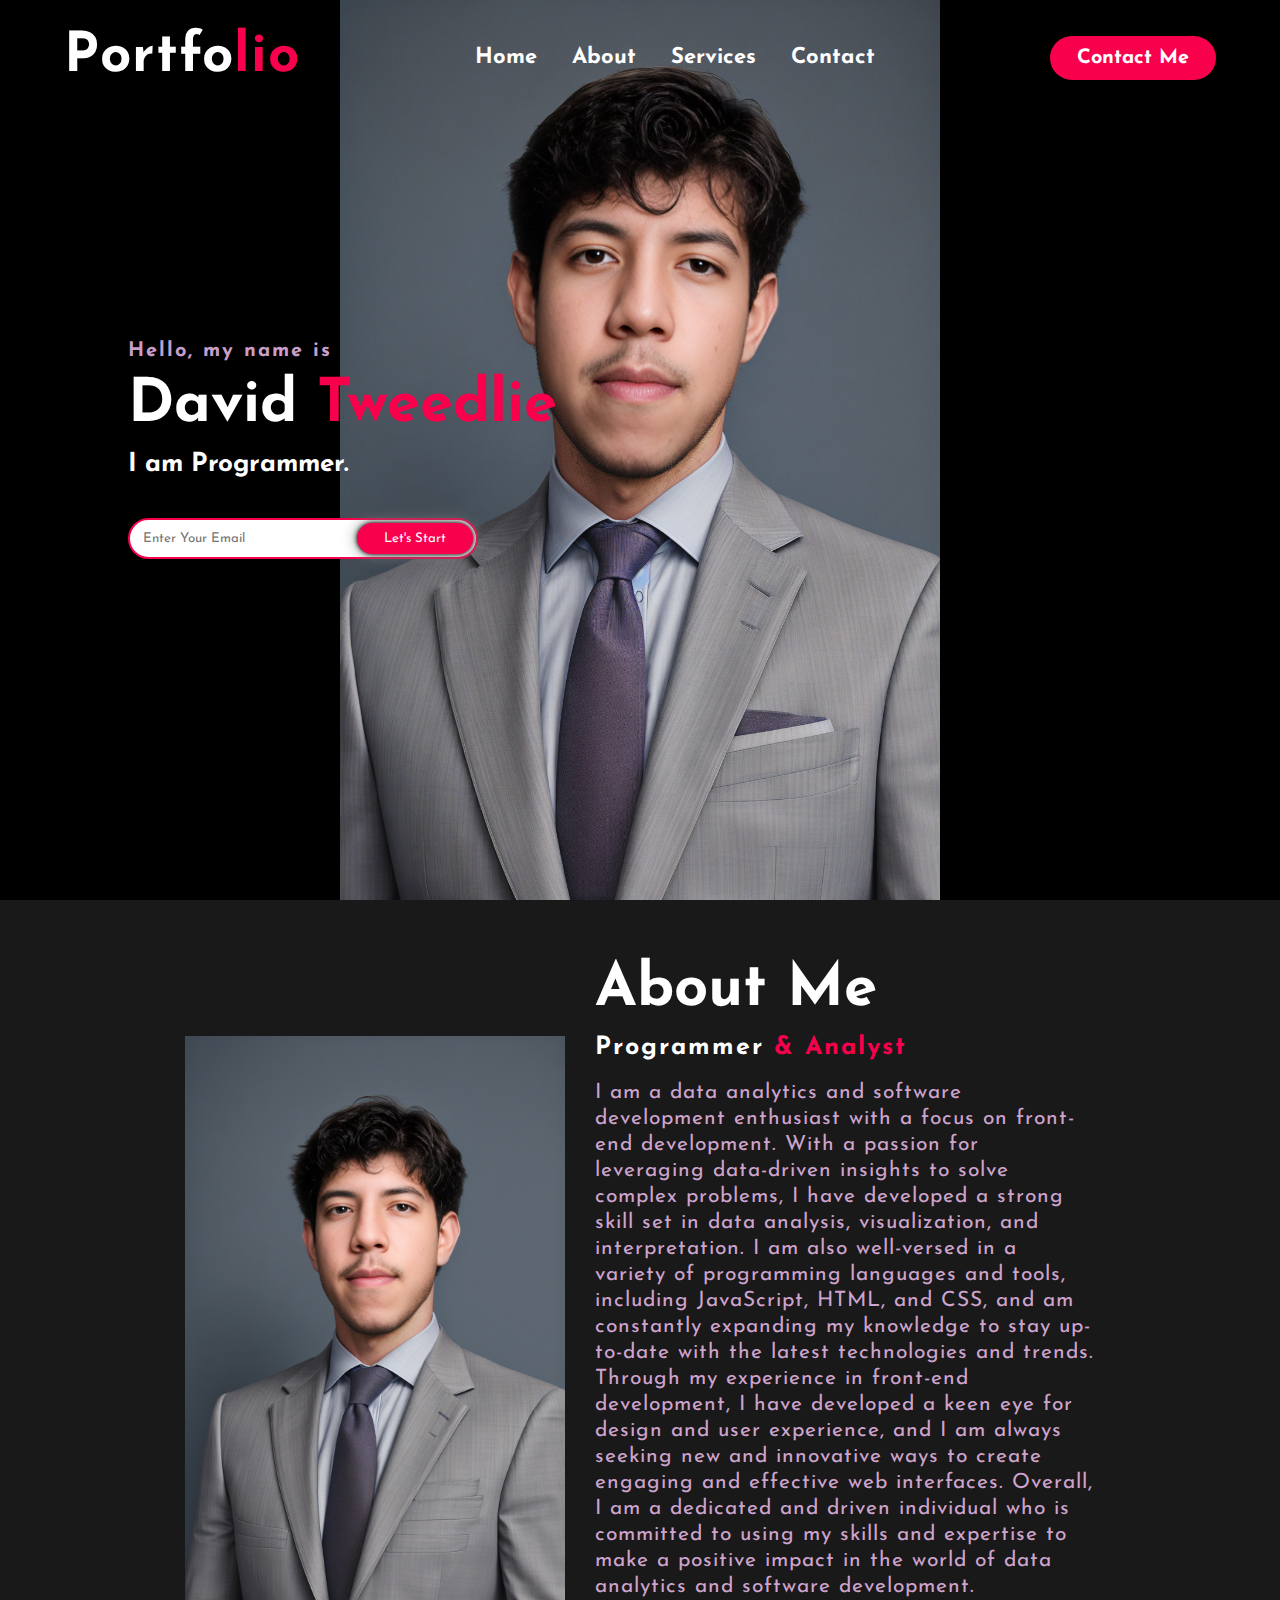
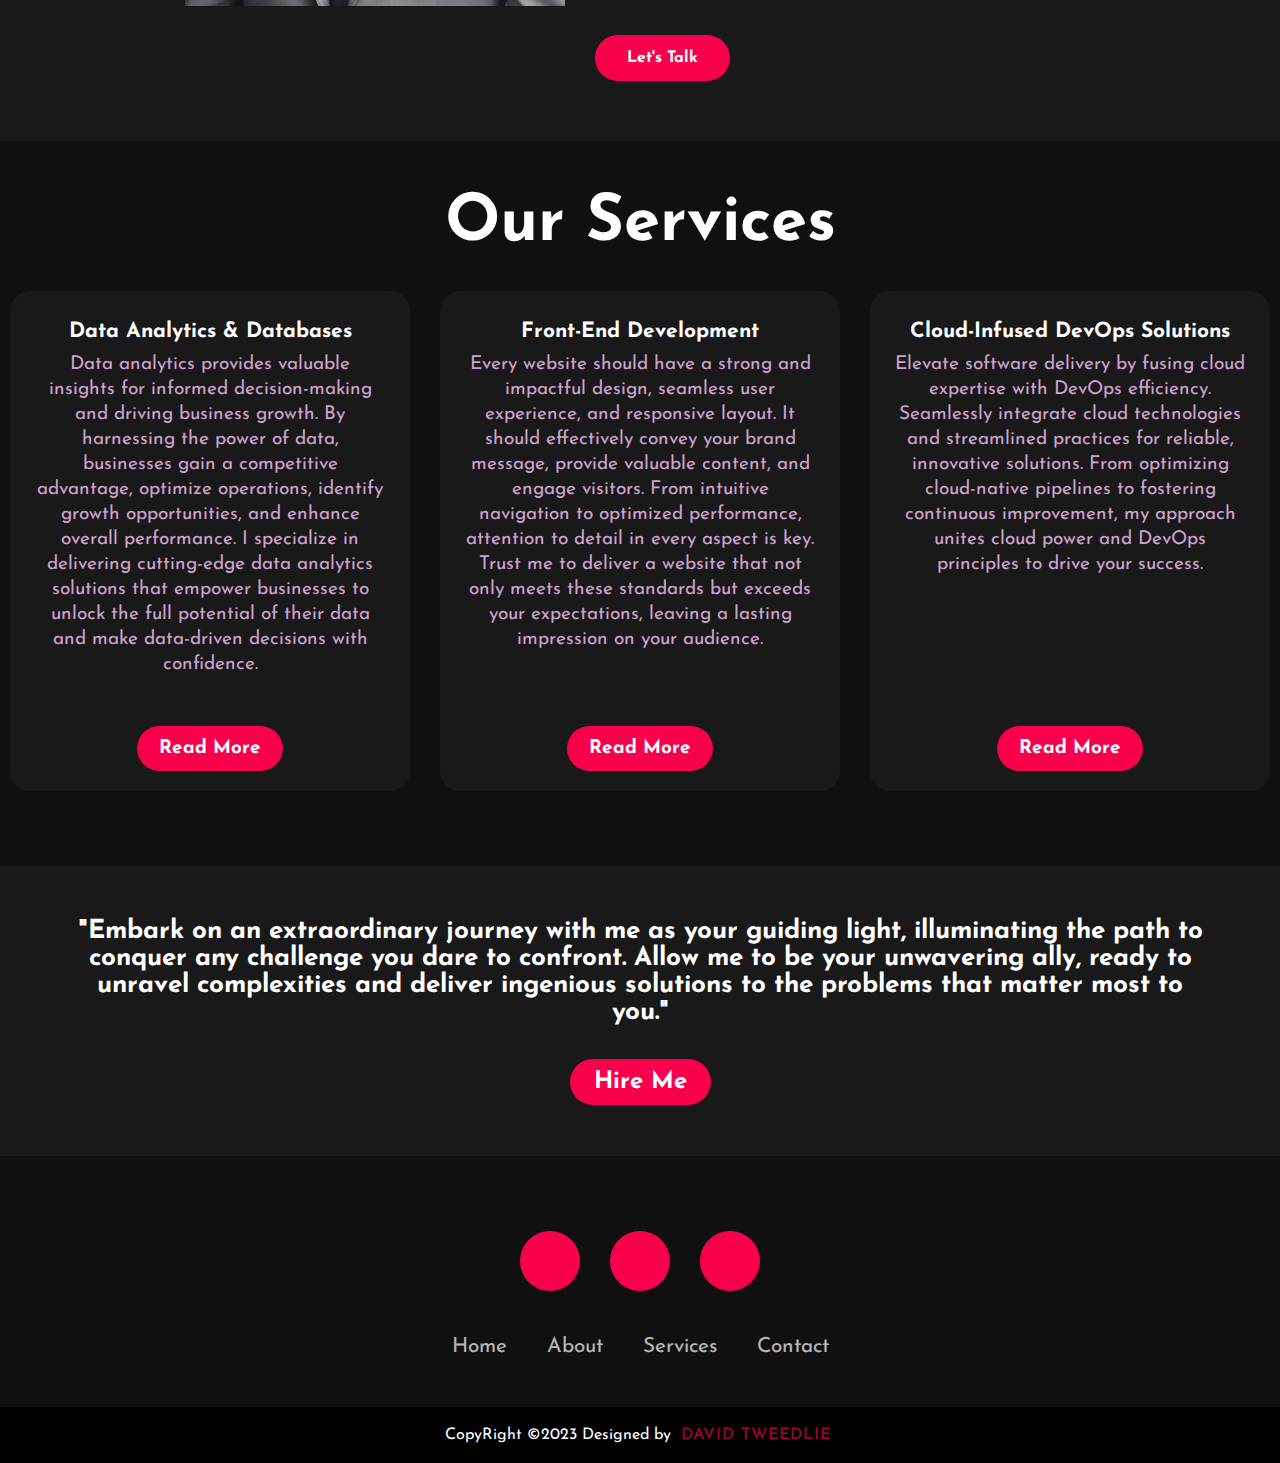
<file: index.html>
<!DOCTYPE html>
<html lang="en">
  <head>
    <meta charset="UTF-8" />
    <meta http-equiv="X-UA-Compatible" content="IE=edge" />
    <meta name="viewport" content="width=device-width, initial-scale=1.0" />
    <title>David Tweedlie's Portfolio</title>

    <link rel="stylesheet" href="style.css" />
    <link
      rel="stylesheet"
      href="CSS Style Sheets/Official Home Page/smaller-phone.css"
    />
    <link
      rel="stylesheet"
      href="CSS Style Sheets/Official Home Page/Small-Phones.css"
    />
    <link
      rel="stylesheet"
      320ds
      href="CSS Style Sheets/Official Home Page/Large-Phones.css"
    />
    <link
      rel="stylesheet"
      href="CSS Style Sheets/Official Home Page/Smaller-tab.css"
    />
    <link
      rel="stylesheet"
      href="CSS Style Sheets/Official Home Page/Small-Tablets.css"
    />
    <link
      rel="stylesheet"
      href="CSS Style Sheets/Official Home Page/13in-laptop.css"
    />
    <link
      rel="stylesheet"
      href="CSS Style Sheets/Official Home Page/24in-laptop.css"
    />
    <link
      rel="stylesheet"
      href="CSS Style Sheets/Official Home Page/18in-laptop.css"
    />

    <link rel="preconnect" href="https://fonts.googleapis.com" />
    <link rel="preconnect" href="https://fonts.gstatic.com" crossorigin />
    <link
      href="https://fonts.googleapis.com/css2?family=Josefin+Sans&display=swap"
      rel="stylesheet"
    />

    <link
      rel="stylesheet"
      href="https://cdnjs.cloudflare.com/ajax/libs/font-awesome/6.3.0/css/all.min.css"
      integrity="sha512-SzlrxWUlpfuzQ+pcUCosxcglQRNAq/DZjVsC0lE40xsADsfeQoEypE+enwcOiGjk/bSuGGKHEyjSoQ1zVisanQ=="
      crossorigin="anonymous"
      referrerpolicy="no-referrer"
    />
  </head>
  <!-- Everywhere that has # needs a url link -->

  <body>
    <!-- hero section start-->
    <div class="hero" style="background-image: url(images/Pro_headshot2.png)">
      <!--start of nav menu -->

      <nav>
        <h2 class="logo">Portfo<span>lio</span></h2>
        <ul>
          <li><a href="index.html">Home</a></li>
          <li><a href="index.html#about-us">About</a></li>
          <li><a href="index.html#Services">Services</a></li>
          <li><a href="mailto:dtweedli@gmu.edu">Contact</a></li>
        </ul>
        <a href="mailto:dtweedli@gmu.edu" class="btn">Contact Me</a>
      </nav>

      <!--start of intro section-->

      <div class="content">
        <h4>Hello, my name is</h4>
        <h1>David <span>Tweedlie</span></h1>
        <h3>I am Programmer.</h3>
        <div class="newslatter">
          <form
            action="mailto:dtweedli@gmu.edu"
            method="post"
            enctype="text/plain"
          >
            <input
              type="email"
              name="email"
              id="mail"
              placeholder="Enter Your Email"
            />
            <input
              class="fix"
              type="submit"
              name="submit"
              value="Let's Start"
            />
          </form>
        </div>
      </div>
    </div>

    <!-- About section start-->
    <section id="about-us" class="about">
      <div class="main">
        <img src="images/pro_headshot5.png" />
        <div class="about-text">
          <h2>About Me</h2>
          <h5>Programmer <span>& Analyst</span></h5>
          <p>
            I am a data analytics and software development enthusiast with a
            focus on front-end development. With a passion for leveraging
            data-driven insights to solve complex problems, I have developed a
            strong skill set in data analysis, visualization, and
            interpretation. I am also well-versed in a variety of programming
            languages and tools, including JavaScript, HTML, and CSS, and am
            constantly expanding my knowledge to stay up-to-date with the latest
            technologies and trends. Through my experience in front-end
            development, I have developed a keen eye for design and user
            experience, and I am always seeking new and innovative ways to
            create engaging and effective web interfaces. Overall, I am a
            dedicated and driven individual who is committed to using my skills
            and expertise to make a positive impact in the world of data
            analytics and software development.
          </p>
          <a href="mailto:dtweedli@gmu.edu" class="press" role="button"
            >Let's Talk</a
          >
        </div>
      </div>
    </section>

    <!-- Service Section Start Here  -->
    <div id="Services" class="service">
      <div class="title">
        <h2>Our Services</h2>
      </div>

      <div class="box">
        <div class="card">
          <i class="fas fa-bars"></i>
          <h5>Data Analytics & Databases</h5>
          <div class="pra">
            <p>
              Data analytics provides valuable insights for informed
              decision-making and driving business growth. By harnessing the
              power of data, businesses gain a competitive advantage, optimize
              operations, identify growth opportunities, and enhance overall
              performance. I specialize in delivering cutting-edge data
              analytics solutions that empower businesses to unlock the full
              potential of their data and make data-driven decisions with
              confidence.
            </p>
            <p style="text-align: center">
              <a class="button" href="data_analytics.html">Read More</a>
            </p>
          </div>
        </div>

        <div class="card">
          <i class="fas fa-user"></i>
          <h5>Front-End Development</h5>
          <div class="pra">
            <p>
              Every website should have a strong and impactful design, seamless
              user experience, and responsive layout. It should effectively
              convey your brand message, provide valuable content, and engage
              visitors. From intuitive navigation to optimized performance,
              attention to detail in every aspect is key. Trust me to deliver a
              website that not only meets these standards but exceeds your
              expectations, leaving a lasting impression on your audience.
            </p>

            <p style="text-align: center">
              <a class="button" href="Developer.html">Read More</a>
            </p>
          </div>
        </div>

        <div class="card">
          <i class="far fa-bell"></i>
          <h5>Cloud-Infused DevOps Solutions</h5>
          <div class="pra">
            <p>
              Elevate software delivery by fusing cloud expertise with DevOps
              efficiency. Seamlessly integrate cloud technologies and
              streamlined practices for reliable, innovative solutions. From
              optimizing cloud-native pipelines to fostering continuous
              improvement, my approach unites cloud power and DevOps principles
              to drive your success.
            </p>

            <p style="text-align: center">
              <a class="button" href="DevOps.html">Read More</a>
            </p>
          </div>
        </div>
      </div>
    </div>

    <!-- Contact me (starts here)-->
    <div class="contact-me">
      <p>
        "Embark on an extraordinary journey with me as your guiding light,
        illuminating the path to conquer any challenge you dare to confront.
        Allow me to be your unwavering ally, ready to unravel complexities and
        deliver ingenious solutions to the problems that matter most to you."
      </p>
      <a class="button-two" href="mailto:dtweedli@gmu.edu">Hire Me</a>
    </div>

    <!-- Footer starter-->
    <footer>
      <div class="footerContainer">
        <div class="icons">
          <a
            href="https://joinhandshake.com/?_ga=2.253116618.216095467.1692890189-486923695.1692890189"
            ><i class="fas fa-handshake"></i
          ></a>
          <a href="https://www.linkedin.com/in/david-tweedlie"
            ><i class="fab fa-linkedin"></i
          ></a>
          <a href="https://www.meetup.com/login/"
            ><i class="fab fa-meetup"></i
          ></a>
        </div>
        <div class="footerNav">
          <ul>
            <li><a href="index.html">Home</a></li>
            <li><a href="index.html#about-us">About</a></li>
            <li><a href="index.html#Services">Services</a></li>
            <li><a href="mailto:dtweedli@gmu.edu">Contact</a></li>
          </ul>
        </div>
      </div>
      <div class="footerBottom">
        <p>
          CopyRight &copy;2023 Designed by
          <span class="designer">David Tweedlie</span>
        </p>
      </div>
    </footer>
  </body>
</html>
</file>
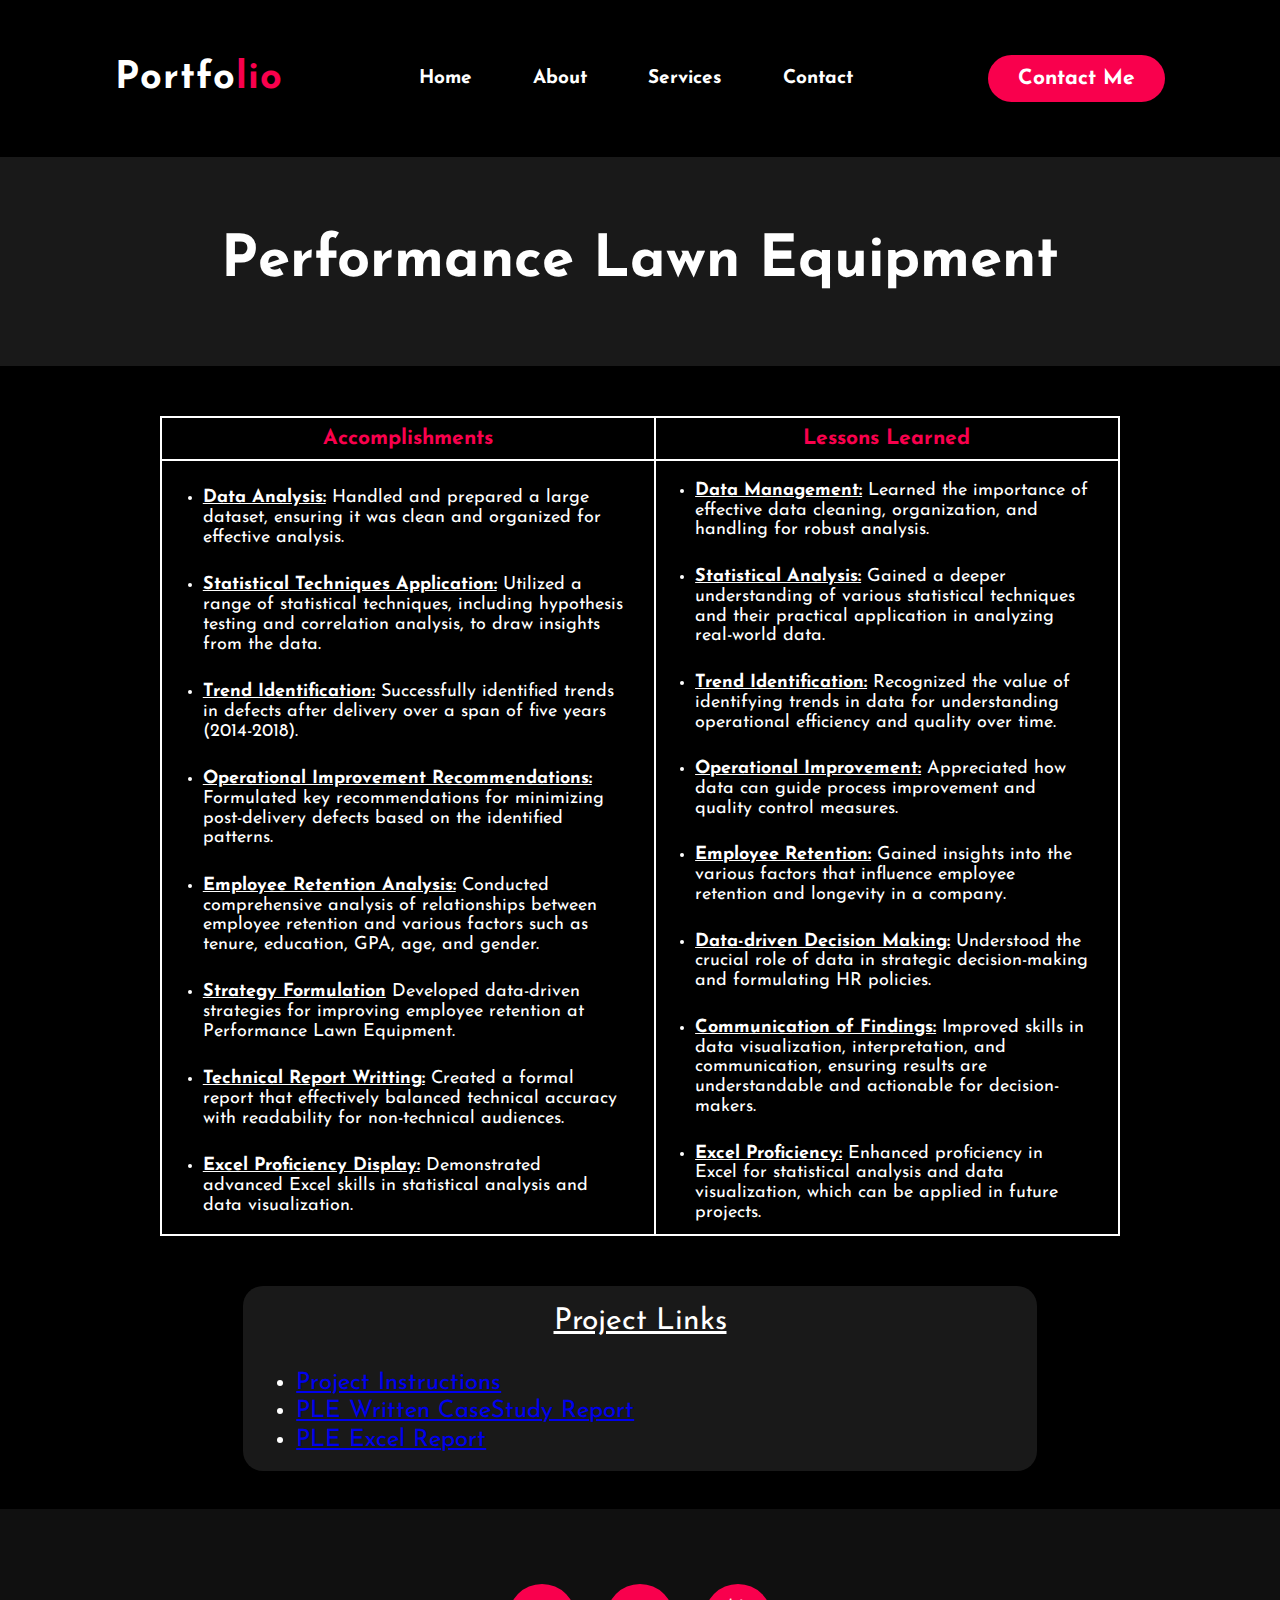
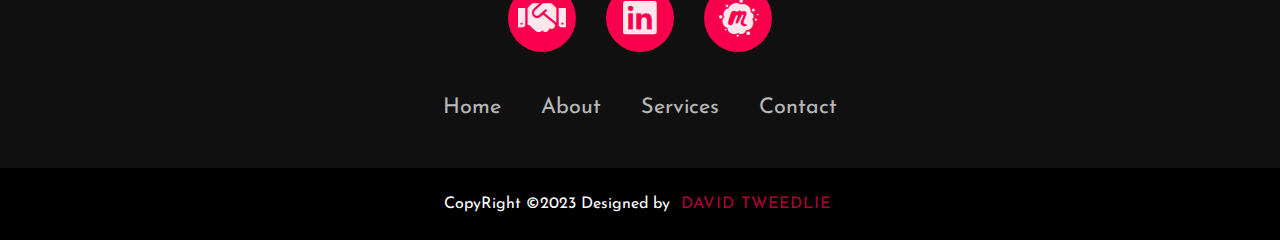
<file: CaseStudy.html>
<!DOCTYPE html>
<html lang="en">
<head>
    <meta charset="UTF-8">
    <meta name="viewport" content="width=device-width, initial-scale=1.0">
    <title>Case Study Project</title>
    
    <link rel="stylesheet" href="Proj.css">
    <link rel="stylesheet" href="CSS Style Sheets/Projects Styles/Small-Phones.css">
    <link rel="stylesheet" href="CSS Style Sheets/Projects Styles/Large-Phones.css">
    <link rel="stylesheet" href="CSS Style Sheets/Projects Styles/Tablets.css">
    <link rel="stylesheet" href="CSS Style Sheets/Projects Styles/13in-laptop.css">
    <link rel="stylesheet" href="CSS Style Sheets/Projects Styles/24in-laptop.css">
    <link rel="stylesheet" href="CSS Style Sheets/Projects Styles/18in-laptop.css">

  

    <link
    rel="stylesheet"
    href="https://cdnjs.cloudflare.com/ajax/libs/font-awesome/5.15.4/css/all.min.css"
  />
    <link
      rel="stylesheet"
      href="https://fonts.googleapis.com/css2?family=Josefin+Sans&display=swap"
    />
</head>   
<body>
    <div class="hero">
        <nav>
          <h2 class="logo">Portfo<span>lio</span></h2>
          <ul>
            <li><a href="Index.html">Home</a></li>
          <li><a href="index.html#about-us">About</a></li>
          <li><a href="index.html#Services">Services</a></li>
          <li><a href="mailto:dtweedli@gmu.edu">Contact</a></li>
        </ul>
        <a href="mailto:dtweedli@gmu.edu" class="btn">Contact Me</a>
        </nav>

        <div class="title">
          <h3>Performance Lawn Equipment</h3>
        </div>
<!-- section below is the t-chart design-->
<div class="t-chart">
        <table>
          <thead>
              <tr>
                  <th>Accomplishments</th>
                  <th>Lessons Learned</th>
              </tr>
          </thead>
          <tbody>
              <tr>
                  <td>
                      <ul class="spacer">
                          <li><strong><u>Data Analysis:</u></strong> Handled and prepared a large dataset, ensuring it was clean and organized for effective analysis.</li>
                          <br><li><strong><u>Statistical Techniques Application:</u></strong> Utilized a range of statistical techniques, including hypothesis testing and correlation analysis, to draw insights from the data.</li>
                          <br><li><strong><u>Trend Identification:</u></strong> Successfully identified trends in defects after delivery over a span of five years (2014-2018).</li>
                          <br><li><strong><u>Operational Improvement Recommendations:</u></strong> Formulated key recommendations for minimizing post-delivery defects based on the identified patterns.</li>
                          <br><li><strong><u>Employee Retention Analysis:</u></strong> Conducted comprehensive analysis of relationships between employee retention and various factors such as tenure, education, GPA, age, and gender.</li>
                          <br><li><strong><u>Strategy Formulation</u></strong> Developed data-driven strategies for improving employee retention at Performance Lawn Equipment.</li>
                          <br><li><strong><u>Technical Report Writting:</u></strong> Created a formal report that effectively balanced technical accuracy with readability for non-technical audiences.</li>
                          <br><li><strong><u>Excel Proficiency Display:</u></strong> Demonstrated advanced Excel skills in statistical analysis and data visualization.</li>
                      </ul>
                  </td>
                  <td>
                      <ul class="spacer">
                          <li><strong><u>Data Management:</u></strong> Learned the importance of effective data cleaning, organization, and handling for robust analysis.</li>
                          <br><li><strong><u>Statistical Analysis:</u></strong> Gained a deeper understanding of various statistical techniques and their practical application in analyzing real-world data.</li>
                          <br><li><strong><u>Trend Identification:</u></strong> Recognized the value of identifying trends in data for understanding operational efficiency and quality over time.</li>
                          <br><li><strong><u>Operational Improvement:</u></strong> Appreciated how data can guide process improvement and quality control measures.</li>
                          <br><li><strong><u>Employee Retention:</u></strong> Gained insights into the various factors that influence employee retention and longevity in a company.</li>
                          <br><li><strong><u>Data-driven Decision Making:</u></strong> Understood the crucial role of data in strategic decision-making and formulating HR policies.</li>
                          <br><li><strong><u>Communication of Findings:</u></strong> Improved skills in data visualization, interpretation, and communication, ensuring results are understandable and actionable for decision-makers.</li>
                          <br><li><strong><u>Excel Proficiency:</u></strong> Enhanced proficiency in Excel for statistical analysis and data visualization, which can be applied in future projects.</li>
                      </ul>
                  </td>
              </tr>
          </tbody>
      </table>
    </div>

    <!-- start of the link section-->
    <div class="sector">
      <div class="links">
        <p>Project Links</p>

        <div class="linkopps">
          <div>
            <br /><br />
            <ul class="points">
              <li>
                <a href="Ft_Data_Proj/data&bus_fileLocator/Ft.Proj_Business-Analytics/PLE_CaseStudy_Instructions.docx"
                  >Project Instructions</a
                >
              </li>
              <li>
                <a href="Ft_Data_Proj/data&bus_fileLocator/Ft.Proj_Business-Analytics/CaseStudy_report_davidTweedlie.docx"
                  >PLE Written CaseStudy Report</a
                >
              </li>
              <li>
                <a href="Ft_Data_Proj/data&bus_fileLocator/Ft.Proj_Business-Analytics/Case_Study_Project_DavidTweedlie.xlsx">PLE Excel Report</a>
              </li>
            </ul>
          </div>
        </div>
      </div>
    </div>

    <!-- start of the footer section -->

    <footer>
      <div class="footerContainer">
        <div class="icons">
          <a
            href="https://joinhandshake.com/?_ga=2.253116618.216095467.1692890189-486923695.1692890189"
            ><i class="fas fa-handshake"></i
          ></a>
          <a href="https://www.linkedin.com/in/david-tweedlie"
            ><i class="fab fa-linkedin"></i
          ></a>
          <a href="https://www.meetup.com/login/"
            ><i class="fab fa-meetup"></i
          ></a>
        </div>
        <div class="footerNav">
          <ul>
            <li><a href="Index.html">Home</a></li>
            <li><a href="index.html#about-us">About</a></li>
            <li><a href="index.html#Services">Services</a></li>
            <li><a href="mailto:dtweedli@gmu.edu">Contact</a></li>
          </ul>
        </div>
      </div>
      <div class="footerBottom">
        <p>
          CopyRight &copy;2023 Designed by
          <span class="designer">David Tweedlie</span>
        </p>
      </div>
    </footer>
    </body>
</html>
</file>
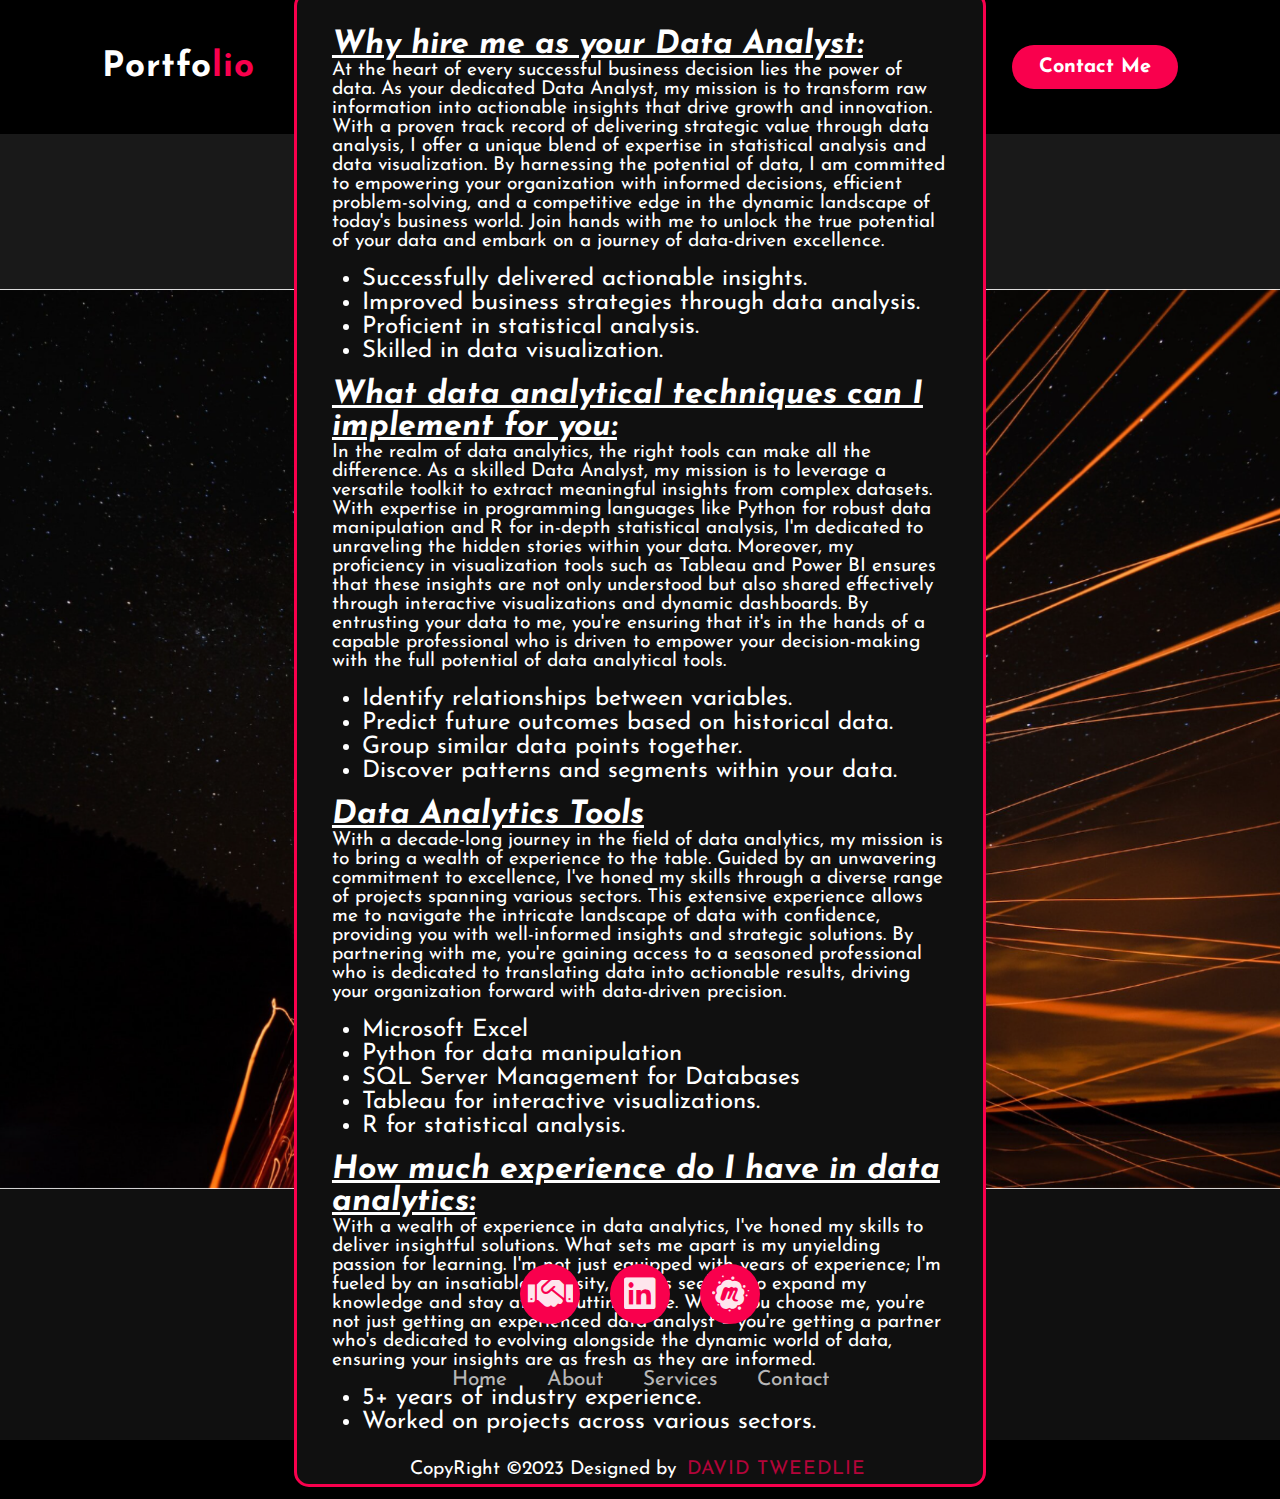
<file: data_LM.html>
<!DOCTYPE html>
<html lang="en">
  <head>
    <meta charset="UTF-8" />
    <meta name="viewport" content="width=device-width, initial-scale=1.0" />
    <title>Learn More</title>

<link rel="stylesheet" href="LMstyleSheet.css">
<link rel="stylesheet" href="CSS Style Sheets/LearnMore Section/Small-Phones.css">
<link rel="stylesheet" href="CSS Style Sheets/LearnMore Section/Large-Phones.css">
<link rel="stylesheet" href="CSS Style Sheets/LearnMore Section/Tablets.css">
<link rel="stylesheet" href="CSS Style Sheets/LearnMore Section/13in-laptop.css">
<link rel="stylesheet" href="CSS Style Sheets/LearnMore Section/24in-laptop.css">

    <link
      rel="stylesheet"
      href="https://cdnjs.cloudflare.com/ajax/libs/font-awesome/5.15.4/css/all.min.css"
    />
    <link
      rel="stylesheet"
      href="https://fonts.googleapis.com/css2?family=Josefin+Sans&display=swap"
    />
  
  </head>
  <body><div class="hero">
    <nav>
      <h2 class="logo">Portfo<span>lio</span></h2>
      <ul>
        <li><a href="index.html">Home</a></li>
          <li><a href="index.html#about-us">About</a></li>
          <li><a href="index.html#Services">Services</a></li>
          <li><a href="mailto:dtweedli@gmu.edu">Contact</a></li>
        </ul>
        <a href="mailto:dtweedli@gmu.edu" class="btn">Contact Me</a>
    </nav>
 <!-- Header -->
 <header>
    <h1>Data Analytics - Learn More</h1>
 
  </header>
<!-- start of left side / MAIN Content here--> 
<main style="background-image: url(draft_images/LM_back.PNG);">
    <div class="left-side">
    <section>
      <h2 class="Label">Why hire me as your Data Analyst:</h2>
      <p class="mission">
        At the heart of every successful business decision lies the power of data. As your dedicated Data Analyst, my mission is to transform raw information into actionable insights that drive growth and innovation. With a proven track record of delivering strategic value through data analysis, I offer a unique blend of expertise in statistical analysis and data visualization. By harnessing the potential of data, I am committed to empowering your organization with informed decisions, efficient problem-solving, and a competitive edge in the dynamic landscape of today's business world. Join hands with me to unlock the true potential of your data and embark on a journey of data-driven excellence. </p>
      <br>
      <ul class="pitch">
        <li>Successfully delivered actionable insights.</li>
        <li>Improved business strategies through data analysis.</li>
        <li>Proficient in statistical analysis.</li>
        <li>Skilled in data visualization.</li>
      </ul>
      <br>
    </section>

    <section>
      <h2 class="Label">What data analytical techniques can I implement for you:</h2>
      <p class="mission">In the realm of data analytics, the right tools can make all the difference. As a skilled Data Analyst, my mission is to leverage a versatile toolkit to extract meaningful insights from complex datasets. With expertise in programming languages like Python for robust data manipulation and R for in-depth statistical analysis, I'm dedicated to unraveling the hidden stories within your data. Moreover, my proficiency in visualization tools such as Tableau and Power BI ensures that these insights are not only understood but also shared effectively through interactive visualizations and dynamic dashboards. By entrusting your data to me, you're ensuring that it's in the hands of a capable professional who is driven to empower your decision-making with the full potential of data analytical tools.
    </p>
      <br>
      <ul class="pitch">
        <li>Identify relationships between variables.</li>
        <li>Predict future outcomes based on historical data.</li>
        <li>Group similar data points together.</li>
        <li>Discover patterns and segments within your data.</li>
      </ul>
      <br>
    </section>

    <section>
      <h2 class="Label">Data Analytics Tools</h2>
      <p class="mission">
        With a decade-long journey in the field of data analytics, my mission is to bring a wealth of experience to the table. Guided by an unwavering commitment to excellence, I've honed my skills through a diverse range of projects spanning various sectors. This extensive experience allows me to navigate the intricate landscape of data with confidence, providing you with well-informed insights and strategic solutions. By partnering with me, you're gaining access to a seasoned professional who is dedicated to translating data into actionable results, driving your organization forward with data-driven precision.</p>
      <br>
      <ul class="pitch">
        <li>Microsoft Excel</li>
        <li>Python for data manipulation</li>
        <li>SQL Server Management for Databases</li>
        <li>Tableau for interactive visualizations.</li>
        <li>R for statistical analysis.</li>
      </ul>
      <br>
    </section>

    <section>
      <h2 class="Label">How much experience do I have in data analytics:</h2>
      <p class="mission">
        With a wealth of experience in data analytics, I've honed my skills to deliver insightful solutions. What sets me apart is my unyielding passion for learning. I'm not just equipped with years of experience; I'm fueled by an insatiable curiosity, always seeking to expand my knowledge and stay at the cutting edge. When you choose me, you're not just getting an experienced data analyst – you're getting a partner who's dedicated to evolving alongside the dynamic world of data, ensuring your insights are as fresh as they are informed.</p><br>
      <ul class="pitch">
        <li>5+ years of industry experience.</li>
        <li>Worked on projects across various sectors.</li>
      </ul>
      <br>
    </section>
</div>
<!-- start of right side here-->
<div class="right-side">
  <img id="item1" src="draft_images/data4.jpg" alt="data4" />
  <img id="item2" src="draft_images/data5.jpg" alt="data5" />
  <img id="item3" src="draft_images/data6.jpg" alt="data6" />
</div>

  </main>

  <!-- start of the footer section -->
  <footer>
    <div class="footerContainer">
      <div class="icons">
        <a
          href="https://joinhandshake.com/?_ga=2.253116618.216095467.1692890189-486923695.1692890189"
          ><i class="fas fa-handshake"></i
        ></a>
        <a href="https://www.linkedin.com/in/david-tweedlie"
          ><i class="fab fa-linkedin"></i
        ></a>
        <a href="https://www.meetup.com/login/"
          ><i class="fab fa-meetup"></i
        ></a>
      </div>
      <div class="footerNav">
        <ul>
          <li><a href="index.html">Home</a></li>
          <li><a href="index.html#about-us">About</a></li>
          <li><a href="index.html#Services">Services</a></li>
          <li><a href="mailto:dtweedli@gmu.edu">Contact</a></li>
        </ul>
      </div>
    </div>
    <div class="footerBottom">
      <p>
        CopyRight &copy;2023 Designed by
        <span class="designer">David Tweedlie</span>
      </p>
    </div>
  </footer>

</body>
</html>
</file>
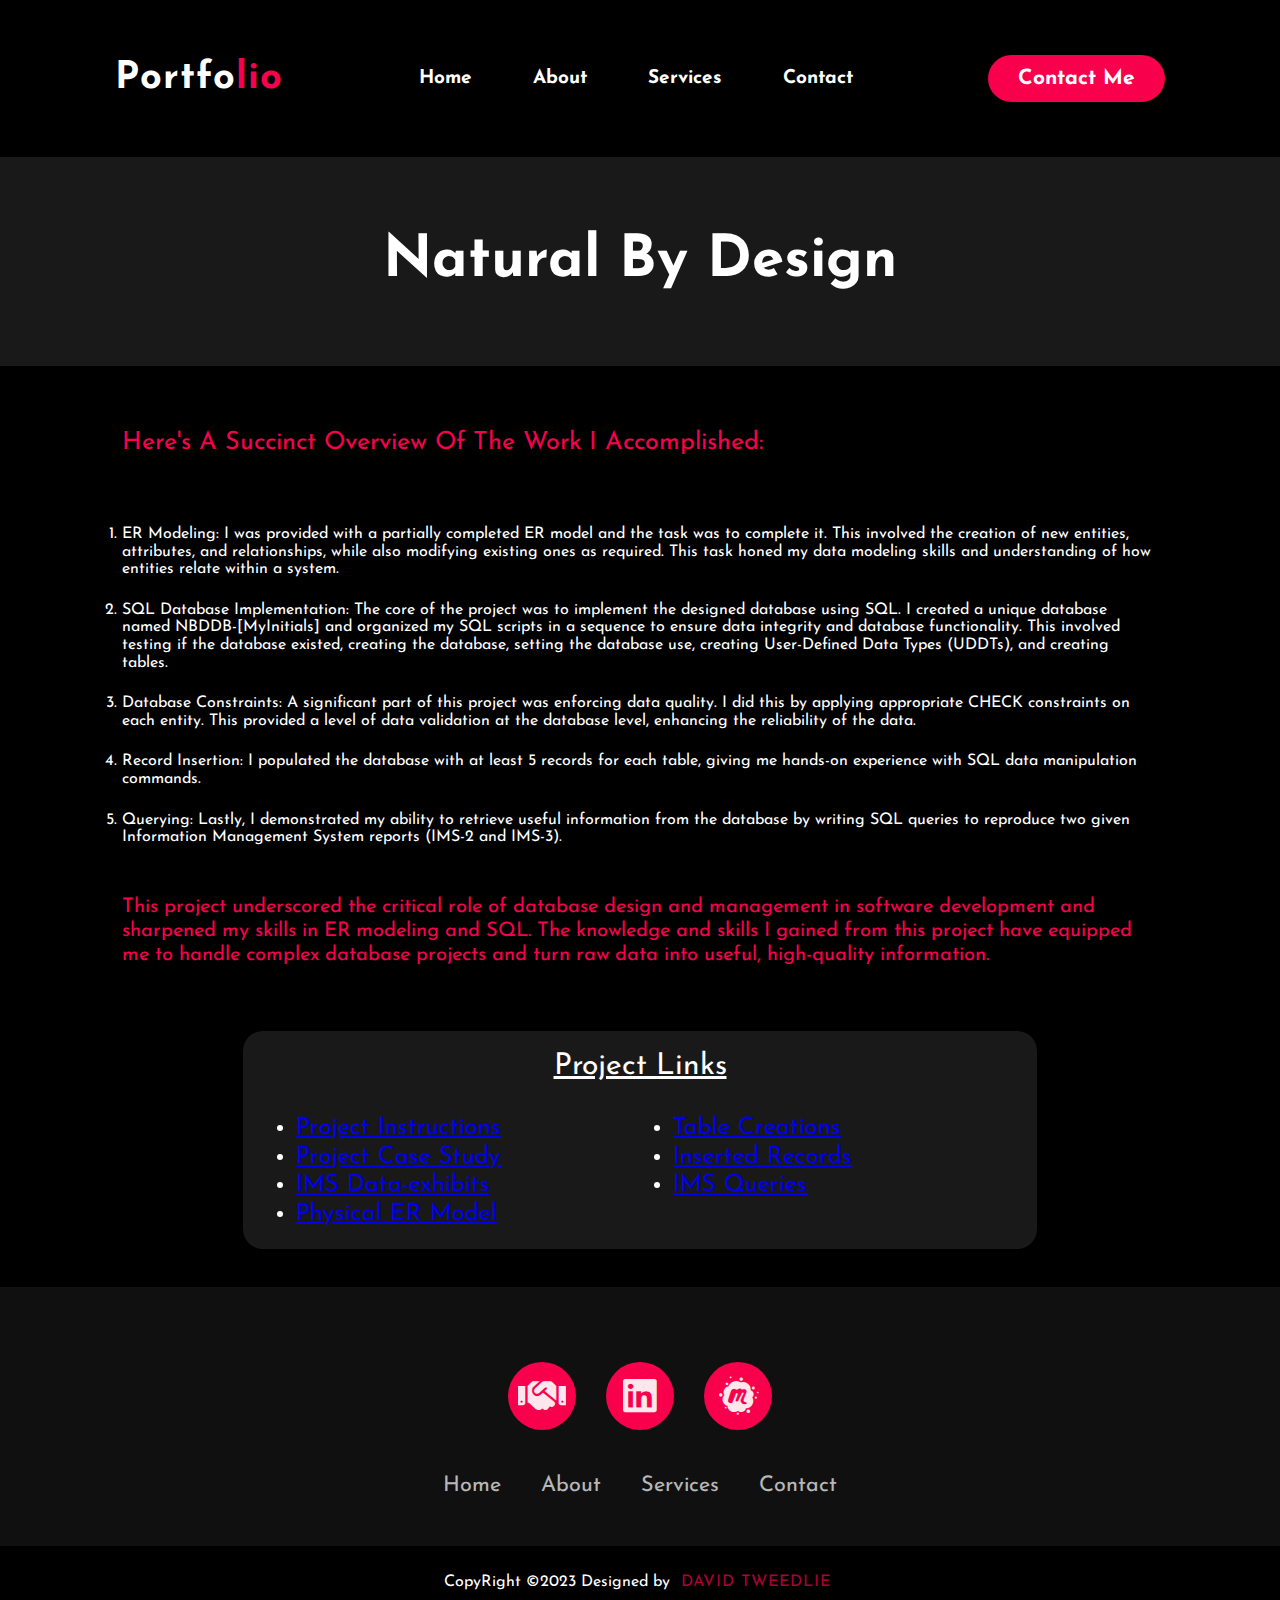
<file: databasePROJ.html>
<!DOCTYPE html>
<html lang="en">
  <head>
    <meta charset="UTF-8" />
    <meta name="viewport" content="width=device-width, initial-scale=1.0" />
    <title>Adavanced Database Project</title>

    <link rel="stylesheet" href="DATAbasePROJ.css" />
    <link
      rel="stylesheet"
      href="CSS Style Sheets/Database Styles/Small-Phones.css"
    />
    <link
      rel="stylesheet"
      href="CSS Style Sheets/Database Styles/Large-Phones.css"
    />
    <link
      rel="stylesheet"
      href="CSS Style Sheets/Database Styles/Tablets.css"
    />
    <link
      rel="stylesheet"
      href="CSS Style Sheets/Database Styles/13in-laptop.css"
    />
    <link
      rel="stylesheet"
      href="CSS Style Sheets/Database Styles/24in-laptop.css"
    />
    <link
      rel="stylesheet"
      href="CSS Style Sheets/Database Styles/18in-laptop.css"
    />

    <link
      rel="stylesheet"
      href="https://cdnjs.cloudflare.com/ajax/libs/font-awesome/5.15.4/css/all.min.css"
    />
    <link
      rel="stylesheet"
      href="https://fonts.googleapis.com/css2?family=Josefin+Sans&display=swap"
    />
  </head>
  <body>
    <div class="hero">
      <nav>
        <h2 class="logo">Portfo<span>lio</span></h2>
        <ul>
          <li><a href="index.html">Home</a></li>
          <li><a href="index.html#about-us">About</a></li>
          <li><a href="index.html#Services">Services</a></li>
          <li><a href="mailto:dtweedli@gmu.edu">Contact</a></li>
        </ul>
        <a href="mailto:dtweedli@gmu.edu" class="btn">Contact Me</a>
      </nav>
      <div class="title">
        <h3>Natural By Design</h3>
      </div>

      <div class="Database">
        <p id="short">Here's a succinct overview of the work I accomplished:</p>
        <br />
        <br />
        <br />
        <ol>
          <li>
            ER Modeling: I was provided with a partially completed ER model and
            the task was to complete it. This involved the creation of new
            entities, attributes, and relationships, while also modifying
            existing ones as required. This task honed my data modeling skills
            and understanding of how entities relate within a system.
          </li>
          <li>
            SQL Database Implementation: The core of the project was to
            implement the designed database using SQL. I created a unique
            database named NBDDB-[MyInitials] and organized my SQL scripts in a
            sequence to ensure data integrity and database functionality. This
            involved testing if the database existed, creating the database,
            setting the database use, creating User-Defined Data Types (UDDTs),
            and creating tables.
          </li>
          <li>
            Database Constraints: A significant part of this project was
            enforcing data quality. I did this by applying appropriate CHECK
            constraints on each entity. This provided a level of data validation
            at the database level, enhancing the reliability of the data.
          </li>
          <li>
            Record Insertion: I populated the database with at least 5 records
            for each table, giving me hands-on experience with SQL data
            manipulation commands.
          </li>
          <li>
            Querying: Lastly, I demonstrated my ability to retrieve useful
            information from the database by writing SQL queries to reproduce
            two given Information Management System reports (IMS-2 and IMS-3).
          </li>
        </ol>
        <br />
        <br />
        <br />
        <p id="long">
          This project underscored the critical role of database design and
          management in software development and sharpened my skills in ER
          modeling and SQL. The knowledge and skills I gained from this project
          have equipped me to handle complex database projects and turn raw data
          into useful, high-quality information.
        </p>
      </div>

      <!-- start of new box section-->

      <div class="sector">
        <div class="links">
          <p>Project Links</p>

          <div class="linkopps">
            <div>
              <br /><br />
              <ul class="points">
                <li>
                  <a href="Ft_Data_Proj/database/Natural Design-Project-.pdf"
                    >Project Instructions</a
                  >
                </li>
                <li>
                  <a href="Ft_Data_Proj/database/Case-NBD-InventoryMgmt.pdf"
                    >Project Case Study</a
                  >
                </li>
                <li>
                  <a href="Ft_Data_Proj/database/NBD-data-exhibits.pdf"
                    >IMS Data-exhibits</a
                  >
                </li>
                <li>
                  <a href="Ft_Data_Proj/database/NBD-Phys-ER-Part-1(1)(1).vsdx"
                    >Physical ER Model</a
                  >
                </li>
              </ul>
            </div>
            <div>
              <br /><br />
              <ul class="points">
                <li>
                  <a href="Ft_Data_Proj/database/PROJECT_CREATIONS.sql"
                    >Table Creations</a
                  >
                </li>
                <li>
                  <a href="Ft_Data_Proj/database/PROJECT_INSERTS.sql"
                    >Inserted Records</a
                  >
                </li>
                <li>
                  <a href="Ft_Data_Proj/database/IMS_2 IMS_3.sql"
                    >IMS Queries</a
                  >
                </li>
              </ul>
            </div>
          </div>
        </div>
      </div>

      <!-- start of the footer section -->

      <footer>
        <div class="footerContainer">
          <div class="icons">
            <a
              href="https://joinhandshake.com/?_ga=2.253116618.216095467.1692890189-486923695.1692890189"
              ><i class="fas fa-handshake"></i
            ></a>
            <a href="https://www.linkedin.com/in/david-tweedlie"
              ><i class="fab fa-linkedin"></i
            ></a>
            <a href="https://www.meetup.com/login/"
              ><i class="fab fa-meetup"></i
            ></a>
          </div>
          <div class="footerNav">
            <ul>
              <li><a href="index.html">Home</a></li>
              <li><a href="index.html#about-us">About</a></li>
              <li><a href="index.html#Services">Services</a></li>
              <li><a href="mailto:dtweedli@gmu.edu">Contact</a></li>
            </ul>
          </div>
        </div>
        <div class="footerBottom">
          <p>
            CopyRight &copy;2023 Designed by
            <span class="designer">David Tweedlie</span>
          </p>
        </div>
      </footer>

      <!-- this ending div is for .hero-->
    </div>
  </body>
</html>
</file>
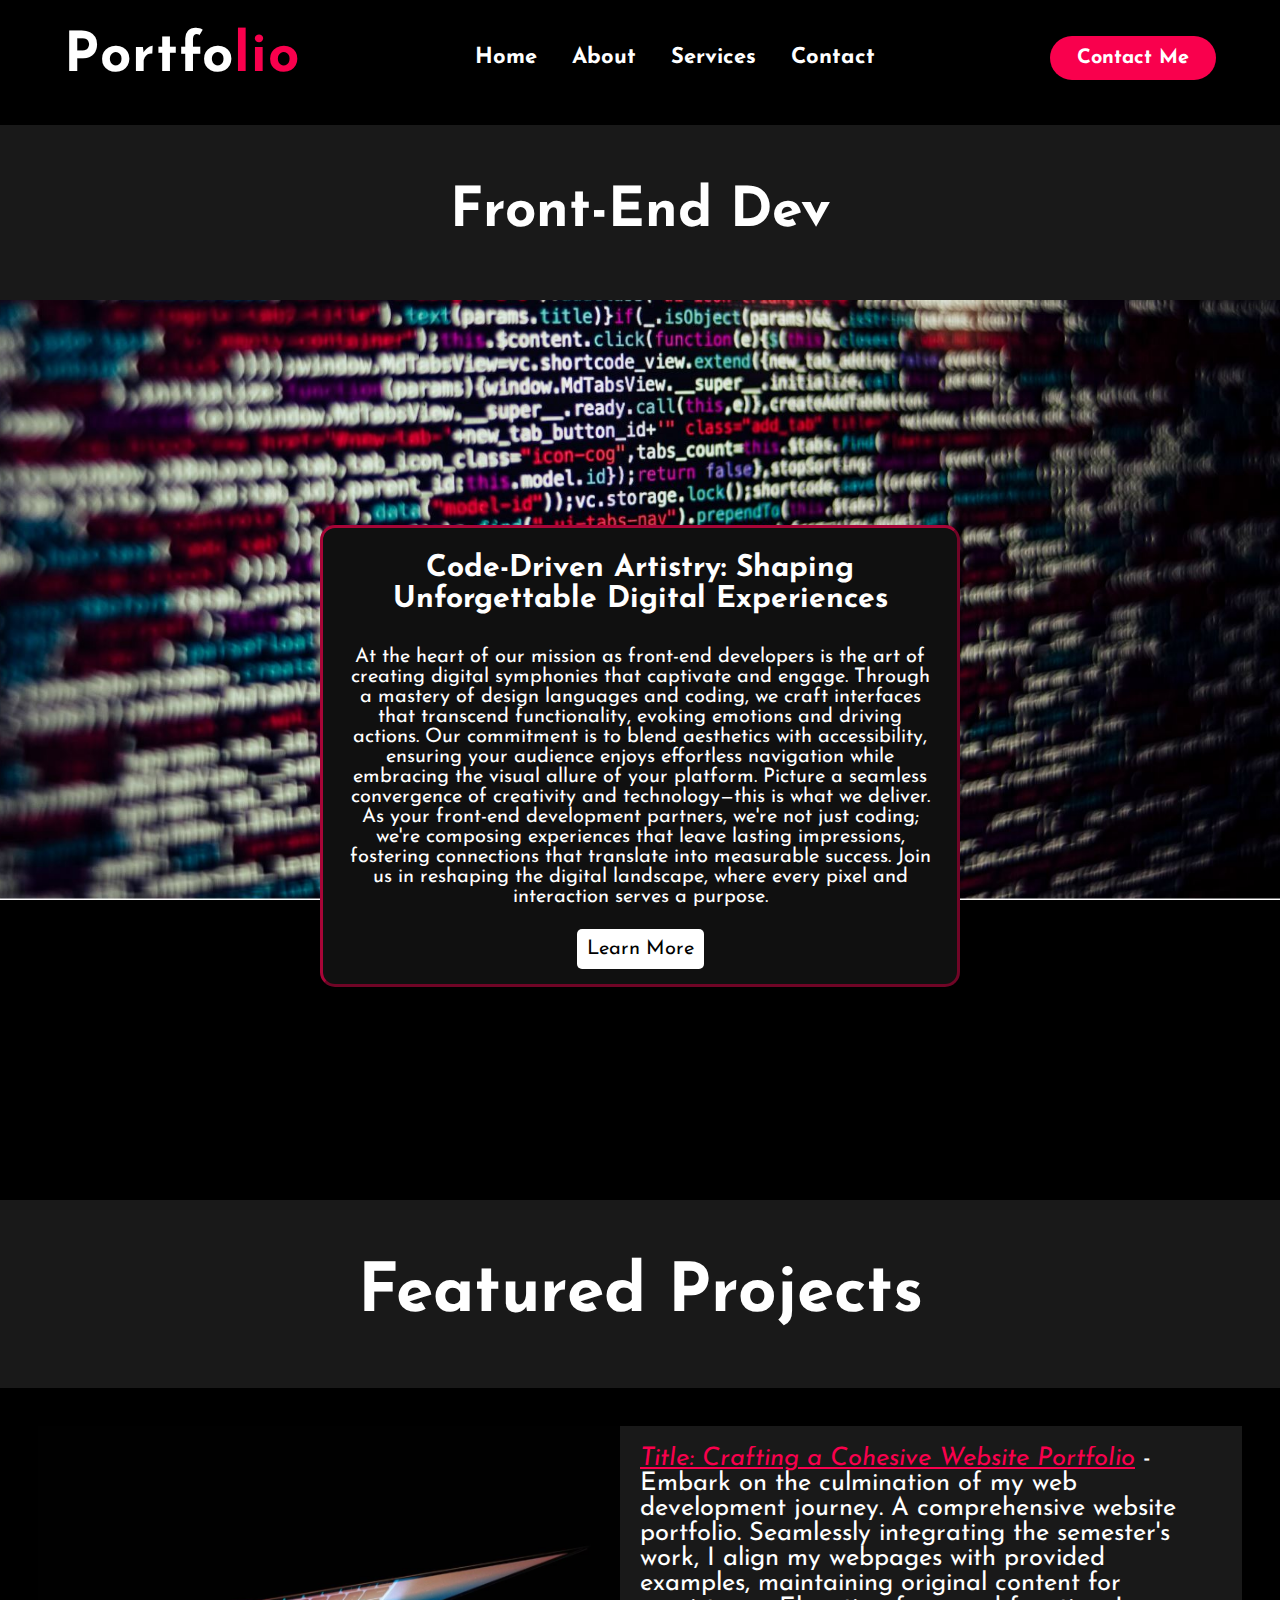
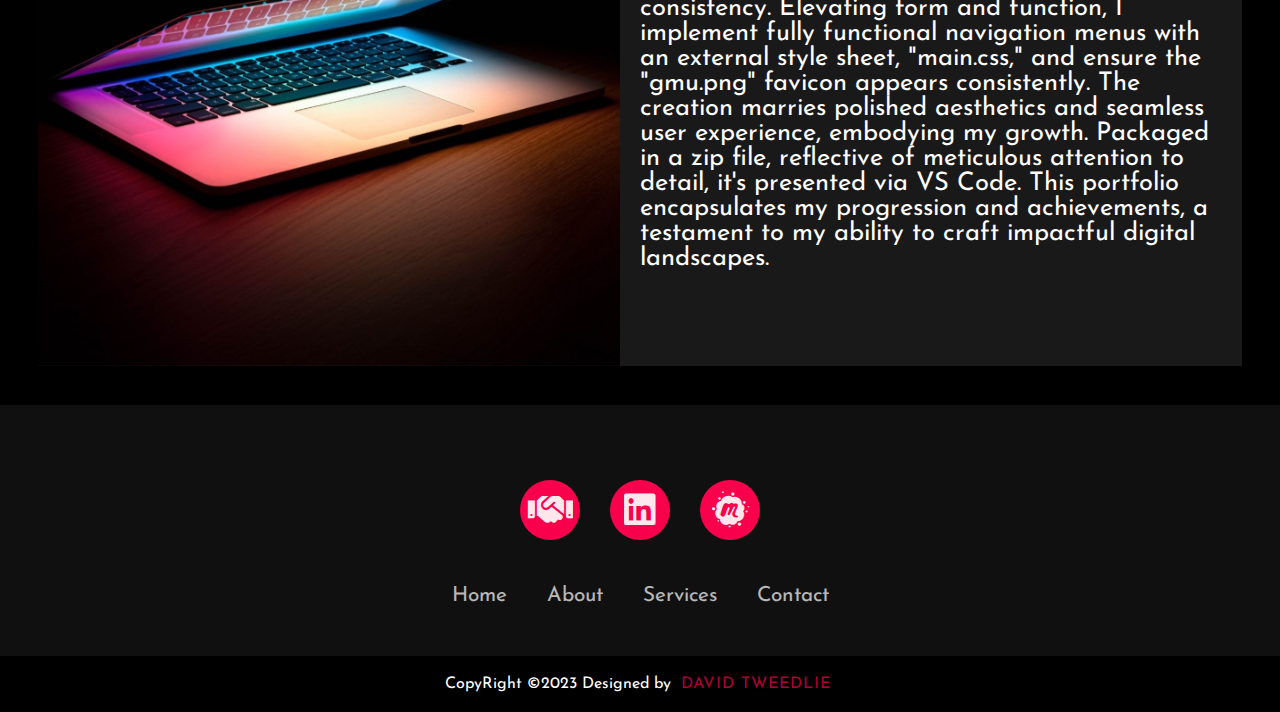
<file: Developer.html>
<!DOCTYPE html>
<html lang="en">
  <head>
    <meta charset="UTF-8" />
    <meta http-equiv="X-UA-Compatible" content="IE=edge" />
    <meta name="viewport" content="width=device-width, initial-scale=1.0" />
    <title>Front-End Developer</title>
    <link rel="stylesheet" href="Services.css" />
    <link
      rel="stylesheet"
      href="CSS Style Sheets/Services Home Page/Small-Phones.css"
    />
    <link
      rel="stylesheet"
      href="CSS Style Sheets/Services Home Page/Large-Phones.css"
    />
    <link
      rel="stylesheet"
      href="CSS Style Sheets/Services Home Page/13in-laptop.css"
    />
    <link
      rel="stylesheet"
      href="CSS Style Sheets/Services Home Page/24in-laptop.css"
    />
    <link
      rel="stylesheet"
      href="CSS Style Sheets/Services Home Page/18in-laptop.css"
    />

    <link
      rel="stylesheet"
      href="https://cdnjs.cloudflare.com/ajax/libs/font-awesome/5.15.4/css/all.min.css"
    />
    <link
      rel="stylesheet"
      href="https://fonts.googleapis.com/css2?family=Josefin+Sans&display=swap"
    />
  </head>
  <body>
    <div class="hero">
      <nav>
        <h2 class="logo">Portfo<span>lio</span></h2>
        <ul>
          <li><a href="index.html">Home</a></li>
          <li><a href="index.html#about-us">About</a></li>
          <li><a href="index.html#Services">Services</a></li>
          <li><a href="mailto:dtweedli@gmu.edu">Contact</a></li>
        </ul>
        <a href="mailto:dtweedli@gmu.edu" class="btn">Contact Me</a>
      </nav>

      <div class="title">
        <h3>Front-End Dev</h3>
      </div>

      <!-- the start of section-two or second div block-->
      <div
        class="section-two"
        style="background-image: url(images/Front_end_Dev_Background.JPG)"
      >
        <div class="box-one">
          <h2>
            Code-Driven Artistry: Shaping Unforgettable Digital Experiences
          </h2>
          <br />
          <br />
          <p>
            At the heart of our mission as front-end developers is the art of
            creating digital symphonies that captivate and engage. Through a
            mastery of design languages and coding, we craft interfaces that
            transcend functionality, evoking emotions and driving actions. Our
            commitment is to blend aesthetics with accessibility, ensuring your
            audience enjoys effortless navigation while embracing the visual
            allure of your platform. Picture a seamless convergence of
            creativity and technology—this is what we deliver. As your front-end
            development partners, we're not just coding; we're composing
            experiences that leave lasting impressions, fostering connections
            that translate into measurable success. Join us in reshaping the
            digital landscape, where every pixel and interaction serves a
            purpose.
          </p>
          <br />
          <br />
          <p id="LM-button">
            <a href="DeveloperLM.html" target="_blank">Learn More</a>
          </p>
        </div>
      </div>
      <!-- end of section two-->

      <!-- Start of featured Projects-->

      <div id="title-three"><h2>Featured Projects</h2></div>

      <main>
        <div class="area">
          <a
            href="mis412Proj.html"
            class="left-content-link"
            style="background-image: url(images/FrontendDev_Proj1.JPG)"
          >
            <div class="left-content"></div>
          </a>
          <a href="mis412Proj.html" class="right-content-link">
            <div class="right-content">
              <p>
                <span id="right-title"
                  >Title: Crafting a Cohesive Website Portfolio</span
                >
                - Embark on the culmination of my web development journey. A
                comprehensive website portfolio. Seamlessly integrating the
                semester's work, I align my webpages with provided examples,
                maintaining original content for consistency. Elevating form and
                function, I implement fully functional navigation menus with an
                external style sheet, "main.css," and ensure the "gmu.png"
                favicon appears consistently. The creation marries polished
                aesthetics and seamless user experience, embodying my growth.
                Packaged in a zip file, reflective of meticulous attention to
                detail, it's presented via VS Code. This portfolio encapsulates
                my progression and achievements, a testament to my ability to
                craft impactful digital landscapes.
              </p>
            </div>
          </a>
        </div>
      </main>

      <!-- start of the footer section -->

      <footer>
        <div class="footerContainer">
          <div class="icons">
            <a
              href="https://joinhandshake.com/?_ga=2.253116618.216095467.1692890189-486923695.1692890189"
              ><i class="fas fa-handshake"></i
            ></a>
            <a href="https://www.linkedin.com/in/david-tweedlie"
              ><i class="fab fa-linkedin"></i
            ></a>
            <a href="https://www.meetup.com/login/"
              ><i class="fab fa-meetup"></i
            ></a>
          </div>
          <div class="footerNav">
            <ul>
              <li><a href="index.html">Home</a></li>
              <li><a href="index.html#about-us">About</a></li>
              <li><a href="index.html#Services">Services</a></li>
              <li><a href="mailto:dtweedli@gmu.edu">Contact</a></li>
            </ul>
          </div>
        </div>
        <div class="footerBottom">
          <p>
            CopyRight &copy;2023 Designed by
            <span class="designer">David Tweedlie</span>
          </p>
        </div>
      </footer>
      <!-- this ending div is for .hero-->
    </div>
  </body>
</html>
</file>
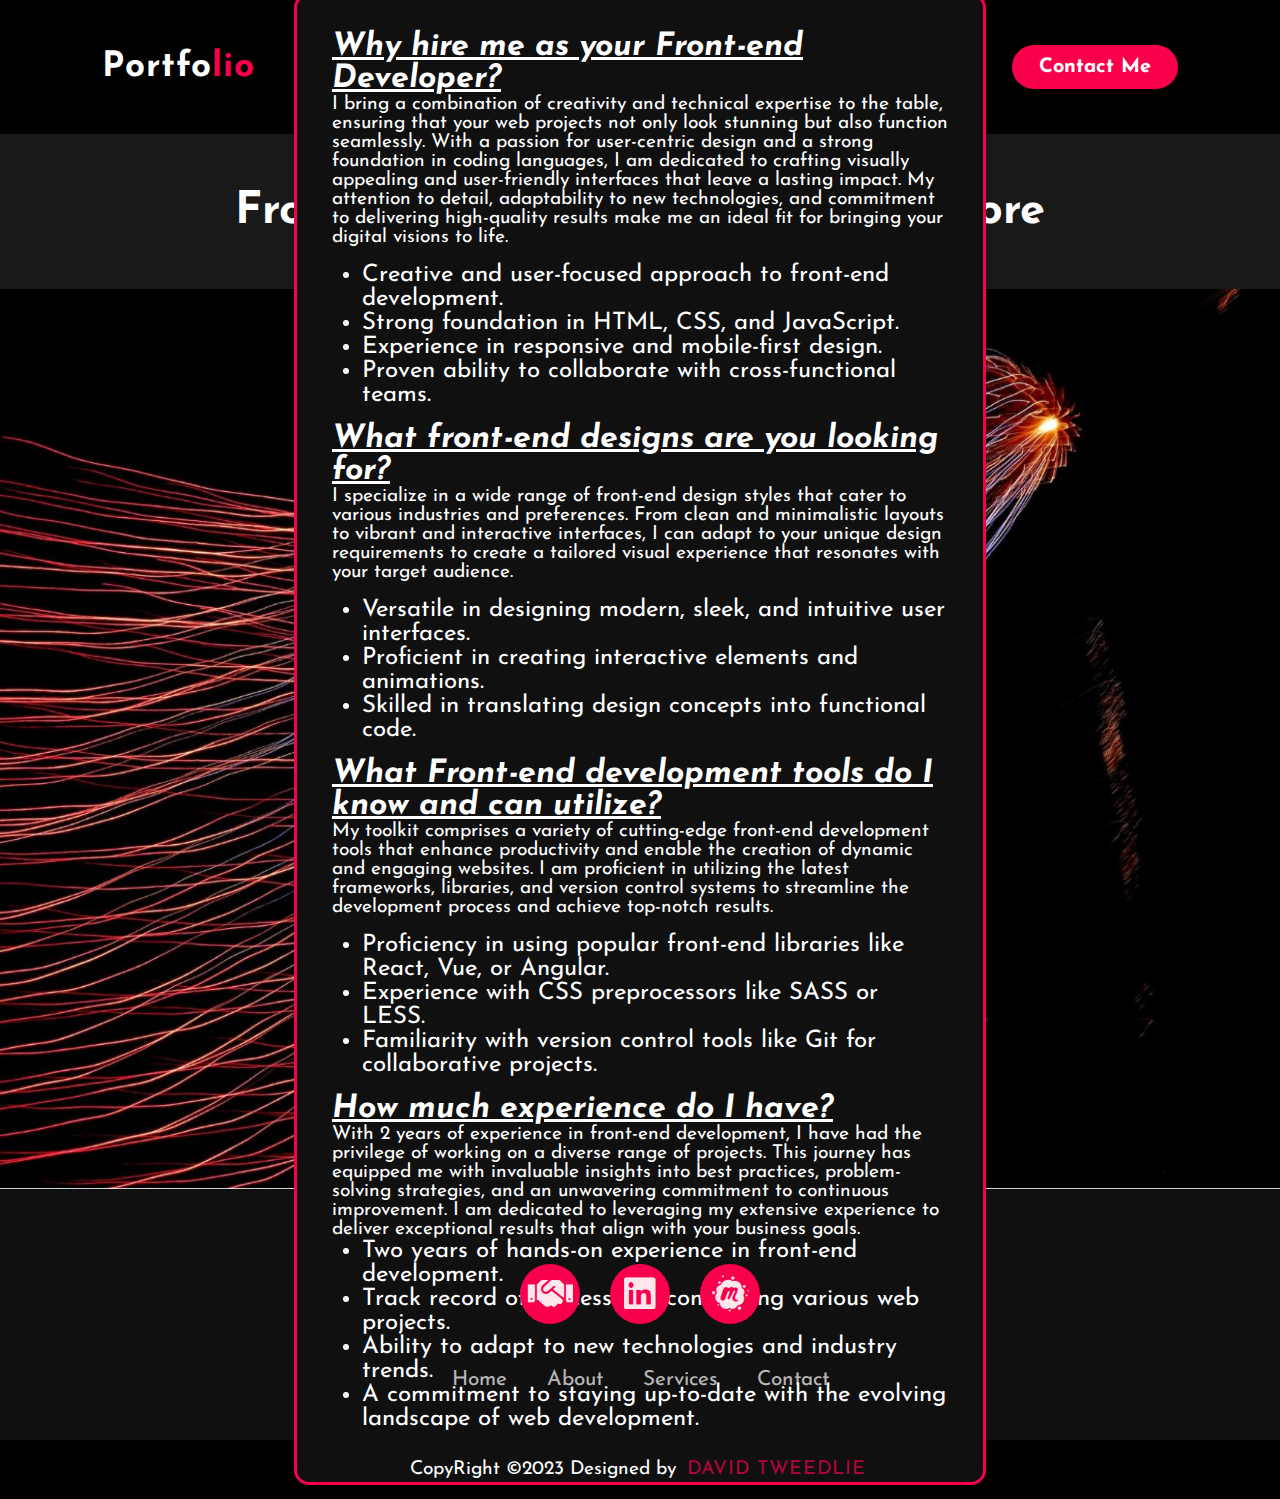
<file: DeveloperLM.html>
<!DOCTYPE html>
<html lang="en">
  <head>
    <meta charset="UTF-8" />
    <meta name="viewport" content="width=device-width, initial-scale=1.0" />
    <title>Learn More</title>

    <link rel="stylesheet" href="LMstyleSheet.css">
<link rel="stylesheet" href="CSS Style Sheets/LearnMore Section/Small-Phones.css">
<link rel="stylesheet" href="CSS Style Sheets/LearnMore Section/Large-Phones.css">
<link rel="stylesheet" href="CSS Style Sheets/LearnMore Section/Tablets.css">
<link rel="stylesheet" href="CSS Style Sheets/LearnMore Section/13in-laptop.css">
<link rel="stylesheet" href="CSS Style Sheets/LearnMore Section/24in-laptop.css">


    <link
      rel="stylesheet"
      href="https://cdnjs.cloudflare.com/ajax/libs/font-awesome/5.15.4/css/all.min.css"
    />
    <link
      rel="stylesheet"
      href="https://fonts.googleapis.com/css2?family=Josefin+Sans&display=swap"
    />
    
  </head>
  <body><div class="hero">
    <nav>
      <h2 class="logo">Portfo<span>lio</span></h2>
      <ul>
        <li><a href="index.html">Home</a></li>
          <li><a href="index.html#about-us">About</a></li>
          <li><a href="index.html#Services">Services</a></li>
          <li><a href="mailto:dtweedli@gmu.edu">Contact</a></li>
        </ul>
        <a href="mailto:dtweedli@gmu.edu" class="btn">Contact Me</a>
    </nav>
 <!-- Header -->
 <header>
    <h1>Front End Development - Learn More</h1>
    <!-- Add navigation menu or links to other pages here if needed -->
  </header>
<!-- start of left side / MAIN Content here--> 
<main style="background-image: url(images/FrontEnd_LM_background.JPG);">
    <div class="left-side">
    <section>
      <h2 class="Label">Why hire me as your Front-end Developer?</h2>
      <p class="mission">
        I bring a combination of creativity and technical expertise to the table,
         ensuring that your web projects not only look stunning but also function seamlessly.
          With a passion for user-centric design and a strong foundation in coding languages, I am dedicated to 
          crafting visually appealing and user-friendly interfaces that leave a lasting impact. My attention to detail, 
          adaptability to new technologies, and commitment to delivering high-quality results make me an ideal fit for bringing your
           digital visions to life. </P>
      <br>
      <ul class="pitch">
        <li>Creative and user-focused approach to front-end development.</li>
        <li>Strong foundation in HTML, CSS, and JavaScript.</li>
        <li>Experience in responsive and mobile-first design.</li>
        <li>Proven ability to collaborate with cross-functional teams.</li>
      </ul>
      <br>
    </section>

    <section>
      <h2 class="Label">What front-end designs are you looking for?</h2>
      <p class="mission">I specialize in a wide range of front-end design styles that cater to various industries and preferences. From clean and minimalistic layouts to vibrant and interactive interfaces, I can adapt to your unique design requirements to create a tailored visual experience that resonates with your target audience.</p>
      <br>
      <ul class="pitch">
        <li>Versatile in designing modern, sleek, and intuitive user interfaces.</li>
        <li>Proficient in creating interactive elements and animations.</li>
        <li>Skilled in translating design concepts into functional code.</li>
      </ul>
      <br>
    </section>

    <section>
      <h2 class="Label">What Front-end development tools do I know and can utilize?
      </h2>
      <p class="mission">My toolkit comprises a variety of cutting-edge front-end development tools that enhance productivity and enable the creation of dynamic and engaging websites. I am proficient in utilizing the latest frameworks, libraries, and version control systems to streamline the development process and achieve top-notch results.</p> 
      <br>
      <ul class="pitch">
        <li>Proficiency in using popular front-end libraries like React, Vue, or Angular.</li>
        <li>Experience with CSS preprocessors like SASS or LESS.</li>
        <li>Familiarity with version control tools like Git for collaborative projects.</li>
      </ul>
      <br>
    </section>

    <section>
      <h2 class="Label">How much experience do I have?</h2>
      <p class="mission">With 2 years of experience in front-end development, I have had the privilege of working on a diverse range of projects.  This journey has equipped me with invaluable insights into best practices, problem-solving strategies, and an unwavering commitment to continuous improvement. I am dedicated to leveraging my extensive experience to deliver exceptional results that align with your business goals.
</p>      
<ul class="pitch">
        <li>Two years of hands-on experience in front-end development.</li>
        <li>Track record of successfully completing various web projects.</li>
        <li>Ability to adapt to new technologies and industry trends.</li>
        <li>A commitment to staying up-to-date with the evolving landscape of web development.</li>
      </ul>
      <br>
    </section>
</div>
<!-- start of right side here-->
<div class="right-side">
  <img id="item1" src="draft_images/FrontEnd1.JPG" alt="data4" />
  <img id="item2" src="draft_images/FrontEnd2.JPG" alt="data5" />
  <img id="item3" src="draft_images/FrontEnd3.JPG" alt="data6" />
</div>
  </main>

  <!-- start of the footer section -->
  <footer>
    <div class="footerContainer">
      <div class="icons">
        <a
          href="https://joinhandshake.com/?_ga=2.253116618.216095467.1692890189-486923695.1692890189"
          ><i class="fas fa-handshake"></i
        ></a>
        <a href="https://www.linkedin.com/in/david-tweedlie"
          ><i class="fab fa-linkedin"></i
        ></a>
        <a href="https://www.meetup.com/login/"
          ><i class="fab fa-meetup"></i
        ></a>
      </div>
      <div class="footerNav">
        <ul>
          <li><a href="index.html">Home</a></li>
          <li><a href="index.html#about-us">About</a></li>
          <li><a href="index.html#Services">Services</a></li>
          <li><a href="mailto:dtweedli@gmu.edu">Contact</a></li>
        </ul>
      </div>
    </div>
    <div class="footerBottom">
      <p>
        CopyRight &copy;2023 Designed by
        <span class="designer">David Tweedlie</span>
      </p>
    </div>
  </footer>

</body>
</html>
</file>
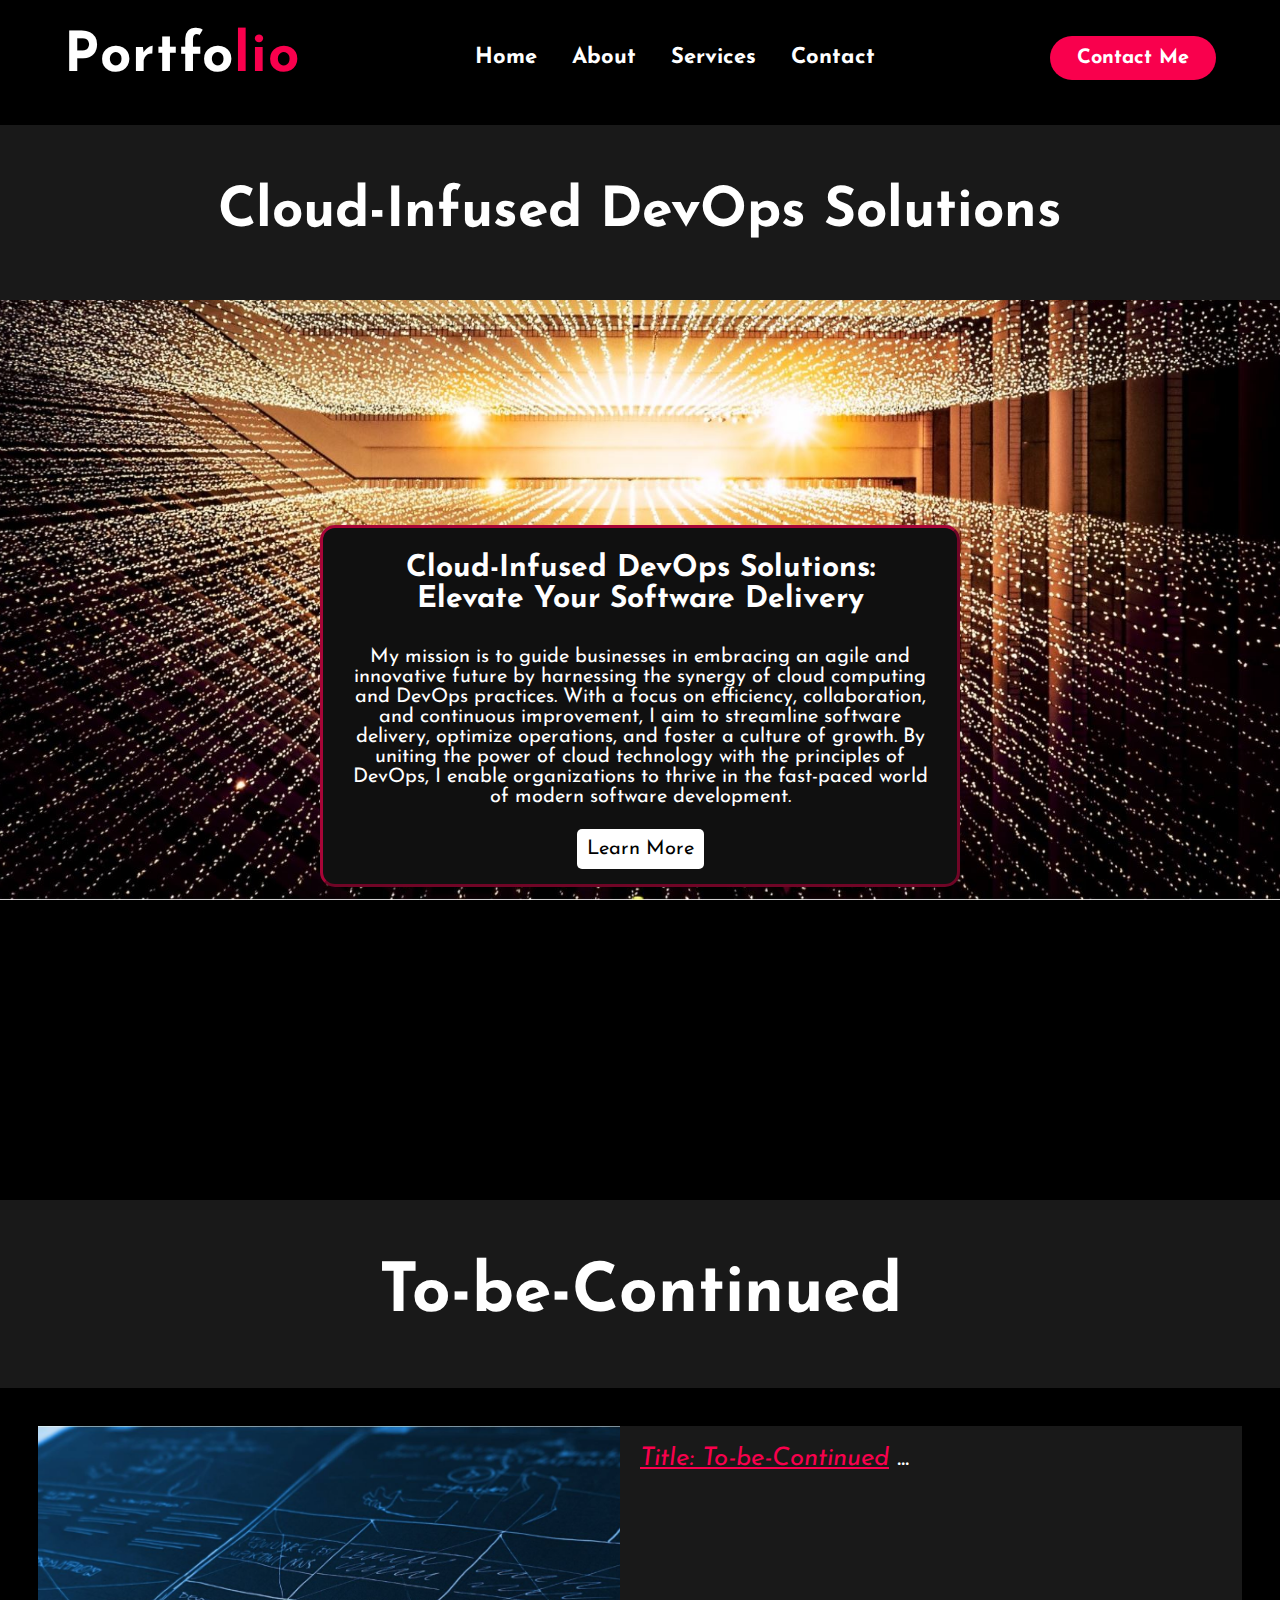
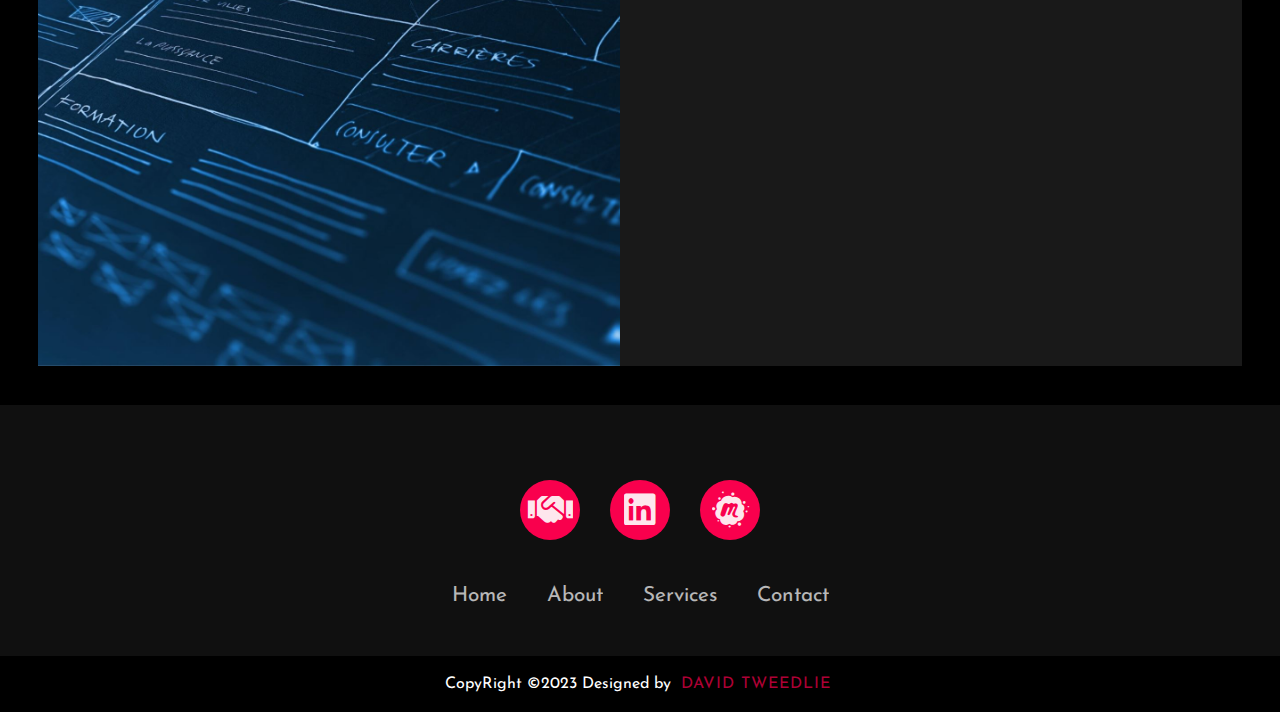
<file: DevOps.html>
<!DOCTYPE html>
<html lang="en">
  <head>
    <meta charset="UTF-8" />
    <meta http-equiv="X-UA-Compatible" content="IE=edge" />
    <meta name="viewport" content="width=device-width, initial-scale=1.0" />
    <title>Cloud-Infused DevOps Solutions</title>
    <link rel="stylesheet" href="Services.css" />
    <link
      rel="stylesheet"
      href="CSS Style Sheets/Services Home Page/Small-Phones.css"
    />
    <link
      rel="stylesheet"
      href="CSS Style Sheets/Services Home Page/Large-Phones.css"
    />
    <link
      rel="stylesheet"
      href="CSS Style Sheets/Services Home Page/13in-laptop.css"
    />
    <link
      rel="stylesheet"
      href="CSS Style Sheets/Services Home Page/24in-laptop.css"
    />
    <link
      rel="stylesheet"
      href="CSS Style Sheets/Services Home Page/18in-laptop.css"
    />

    <link
      rel="stylesheet"
      href="https://cdnjs.cloudflare.com/ajax/libs/font-awesome/5.15.4/css/all.min.css"
    />
    <link
      rel="stylesheet"
      href="https://fonts.googleapis.com/css2?family=Josefin+Sans&display=swap"
    />
  </head>
  <body>
    <div class="hero">
      <nav>
        <h2 class="logo">Portfo<span>lio</span></h2>
        <ul>
          <li><a href="index.html">Home</a></li>
          <li><a href="index.html#about-us">About</a></li>
          <li><a href="index.html#Services">Services</a></li>
          <li><a href="mailto:dtweedli@gmu.edu">Contact</a></li>
        </ul>
        <a href="mailto:dtweedli@gmu.edu" class="btn">Contact Me</a>
      </nav>
      <div class="title">
        <h3>Cloud-Infused DevOps Solutions</h3>
      </div>

      <!-- the start of section-two or second div block-->
      <div
        class="section-two"
        style="background-image: url(images/cloud&devOps_MPbackground.JPG)"
      >
        <div class="box-one">
          <h2>
            Cloud-Infused DevOps Solutions: Elevate Your Software Delivery
          </h2>
          <br />
          <br />
          <p>
            My mission is to guide businesses in embracing an agile and
            innovative future by harnessing the synergy of cloud computing and
            DevOps practices. With a focus on efficiency, collaboration, and
            continuous improvement, I aim to streamline software delivery,
            optimize operations, and foster a culture of growth. By uniting the
            power of cloud technology with the principles of DevOps, I enable
            organizations to thrive in the fast-paced world of modern software
            development.
          </p>
          <br />
          <br />
          <p id="LM-button">
            <a href="DevOps_LM.html" target="_blank">Learn More</a>
          </p>
        </div>
      </div>
      <!-- end of section two-->

      <div id="title-three"><h2>To-be-Continued</h2></div>

      <main>
        <div class="area">
          <a
            href="#"
            class="left-content-link"
            style="background-image: url(images/cloud&devOps_Proj1.JPG)"
          >
            <div class="left-content"></div>
          </a>
          <a href="#" class="right-content-link">
            <div class="right-content">
              <p><span id="right-title">Title: To-be-Continued</span> ...</p>
            </div>
          </a>
        </div>
      </main>

      <!-- start of the footer section -->

      <footer>
        <div class="footerContainer">
          <div class="icons">
            <a
              href="https://joinhandshake.com/?_ga=2.253116618.216095467.1692890189-486923695.1692890189"
              ><i class="fas fa-handshake"></i
            ></a>
            <a href="https://www.linkedin.com/in/david-tweedlie"
              ><i class="fab fa-linkedin"></i
            ></a>
            <a href="https://www.meetup.com/login/"
              ><i class="fab fa-meetup"></i
            ></a>
          </div>
          <div class="footerNav">
            <ul>
              <li><a href="index.html">Home</a></li>
              <li><a href="index.html#about-us">About</a></li>
              <li><a href="index.html#Services">Services</a></li>
              <li><a href="mailto:dtweedli@gmu.edu">Contact</a></li>
            </ul>
          </div>
        </div>
        <div class="footerBottom">
          <p>
            CopyRight &copy;2023 Designed by
            <span class="designer">David Tweedlie</span>
          </p>
        </div>
      </footer>

      <!-- this ending div is for .hero-->
    </div>
  </body>
</html>
</file>
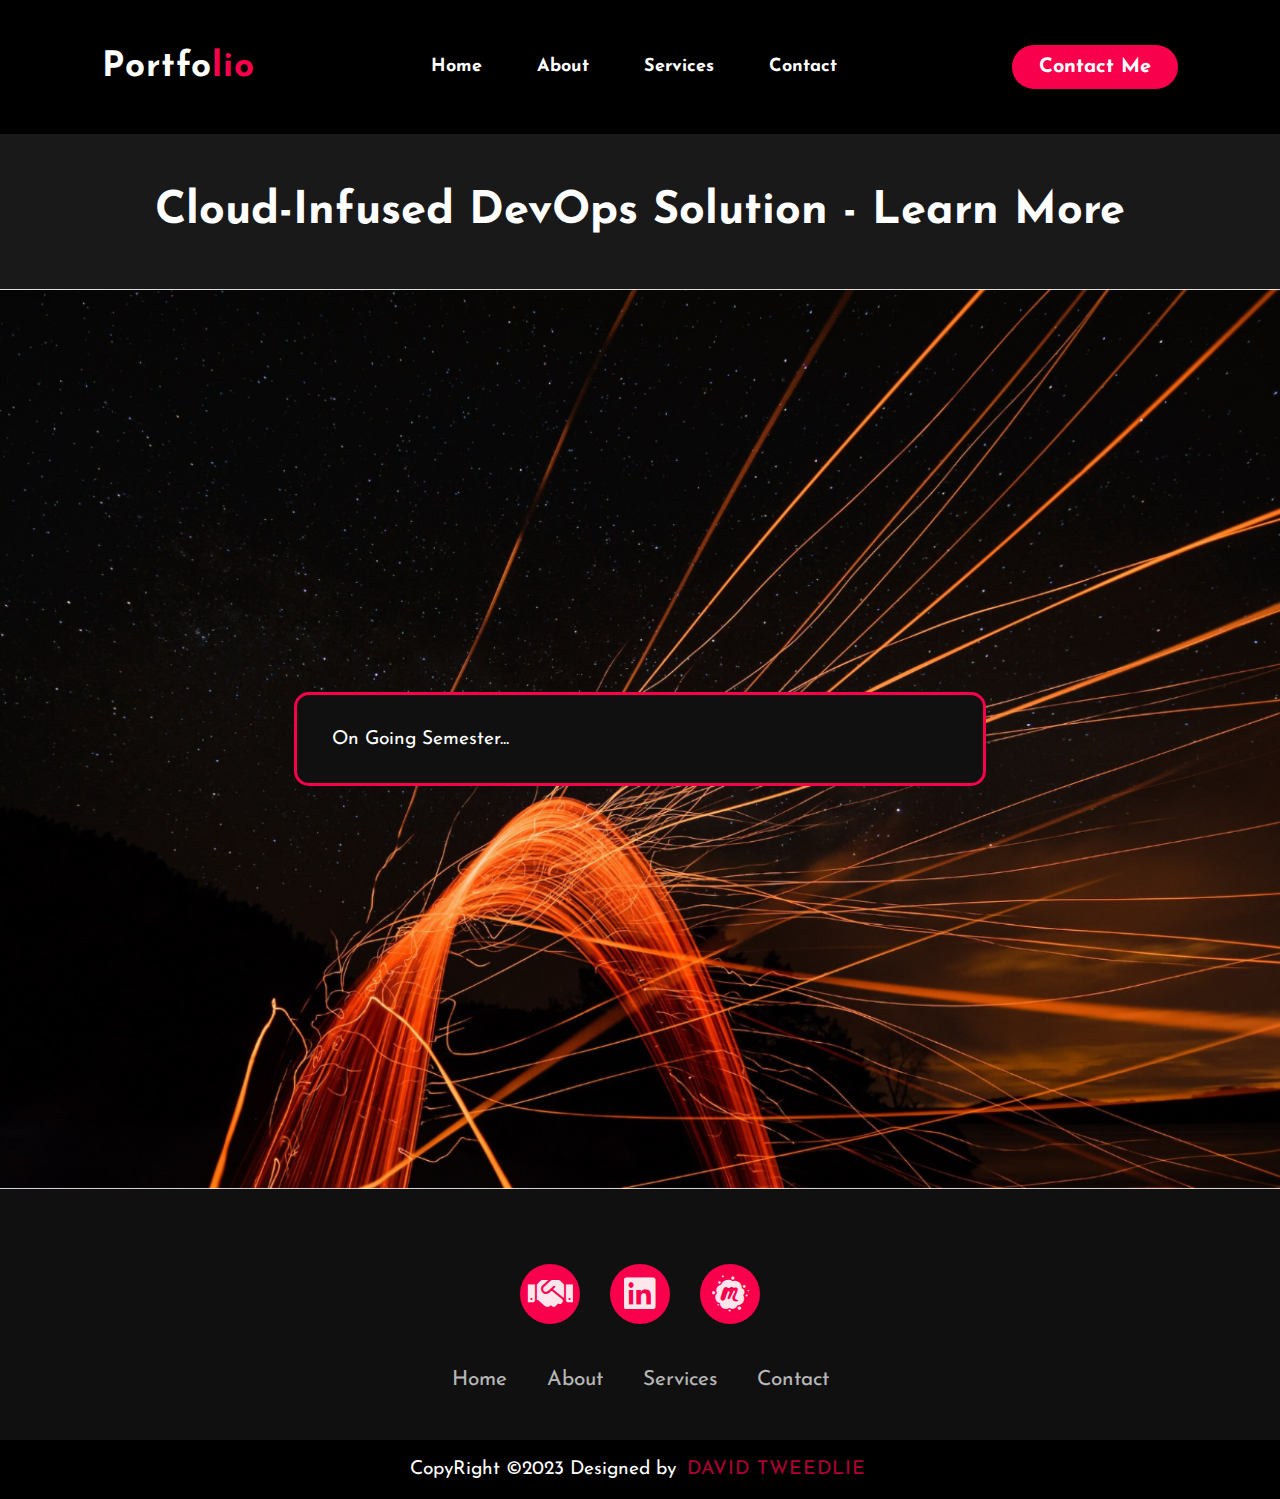
<file: DevOps_LM.html>
<!DOCTYPE html>
<html lang="en">
  <head>
    <meta charset="UTF-8" />
    <meta name="viewport" content="width=device-width, initial-scale=1.0" />
    <title>Learn More</title>

<link rel="stylesheet" href="LMstyleSheet.css">
<link rel="stylesheet" href="CSS Style Sheets/LearnMore Section/Small-Phones.css">
<link rel="stylesheet" href="CSS Style Sheets/LearnMore Section/Large-Phones.css">
<link rel="stylesheet" href="CSS Style Sheets/LearnMore Section/Tablets.css">
<link rel="stylesheet" href="CSS Style Sheets/LearnMore Section/13in-laptop.css">
<link rel="stylesheet" href="CSS Style Sheets/LearnMore Section/24in-laptop.css">

    <link
      rel="stylesheet"
      href="https://cdnjs.cloudflare.com/ajax/libs/font-awesome/5.15.4/css/all.min.css"
    />
    <link
      rel="stylesheet"
      href="https://fonts.googleapis.com/css2?family=Josefin+Sans&display=swap"
    />
    
 
  </head>
  <body><div class="hero">
    <nav>
      <h2 class="logo">Portfo<span>lio</span></h2>
      <ul>
        <li><a href="index.html">Home</a></li>
          <li><a href="index.html#about-us">About</a></li>
          <li><a href="index.html#Services">Services</a></li>
          <li><a href="mailto:dtweedli@gmu.edu">Contact</a></li>
        </ul>
        <a href="mailto:dtweedli@gmu.edu" class="btn">Contact Me</a>
    </nav>
 <!-- Header -->
 <header>
    <h1>Cloud-Infused DevOps Solution - Learn More</h1>
    <!-- Add navigation menu or links to other pages here if needed -->
  </header>
<!-- start of left side / MAIN Content here--> 
<main style="background-image: url(draft_images/LM_back.PNG);">
    <div class="left-side">
    <section>
      <!--<h2 class="Label">Why hire me?</h2>
      <p class="mission">
        With my tailored solutions, your software delivery gains momentum as cloud capabilities seamlessly intertwine with DevOps principles. Together, we'll optimize pipelines, nurture collaboration, and ignite continuous improvement, all while leveraging the cloud's potential. Join me in embracing a future of agile transformation where your software thrives in the dynamic landscape of modern technology.      <br>
      <br><ul class="pitch">
        <li>Seamlessly integrate cloud expertise with DevOps strategies for optimal software delivery and operational excellence.</li>
        <li>Lead your organization through agile transformation by leveraging cloud power and DevOps principles for adaptive growth.</li>
        <li>Drive operational efficiency with tailored cloud solutions and streamlined DevOps practices, boosting productivity.</li>
        <li>Harness cloud-native innovation while ensuring reliable and secure application delivery, backed by proven expertise.</li>
      </ul>
      <br>
    </section>
-->

    <section><p>On Going Semester...</p></section>
</div>
<!-- start of right side here-->
<div class="right-side">
  <img id="item1" src="draft_images/cloud3.JPG" alt="data1" />
  <img id="item2" src="draft_images/cloud2.JPG" alt="data2" />
  <img id="item3" src="draft_images/cloud1.JPG" alt="data3" />
</div>
  </main>

 <!-- start of the footer section -->
 <footer>
  <div class="footerContainer">
    <div class="icons">
      <a
        href="https://joinhandshake.com/?_ga=2.253116618.216095467.1692890189-486923695.1692890189"
        ><i class="fas fa-handshake"></i
      ></a>
      <a href="https://www.linkedin.com/in/david-tweedlie"
        ><i class="fab fa-linkedin"></i
      ></a>
      <a href="https://www.meetup.com/login/"
        ><i class="fab fa-meetup"></i
      ></a>
    </div>
    <div class="footerNav">
      <ul>
        <li><a href="index.html">Home</a></li>
        <li><a href="index.html#about-us">About</a></li>
        <li><a href="index.html#Services">Services</a></li>
        <li><a href="mailto:dtweedli@gmu.edu">Contact</a></li>
      </ul>
    </div>
  </div>
  <div class="footerBottom">
    <p>
      CopyRight &copy;2023 Designed by
      <span class="designer">David Tweedlie</span>
    </p>
  </div>
</footer>
</body>
</html>
</file>
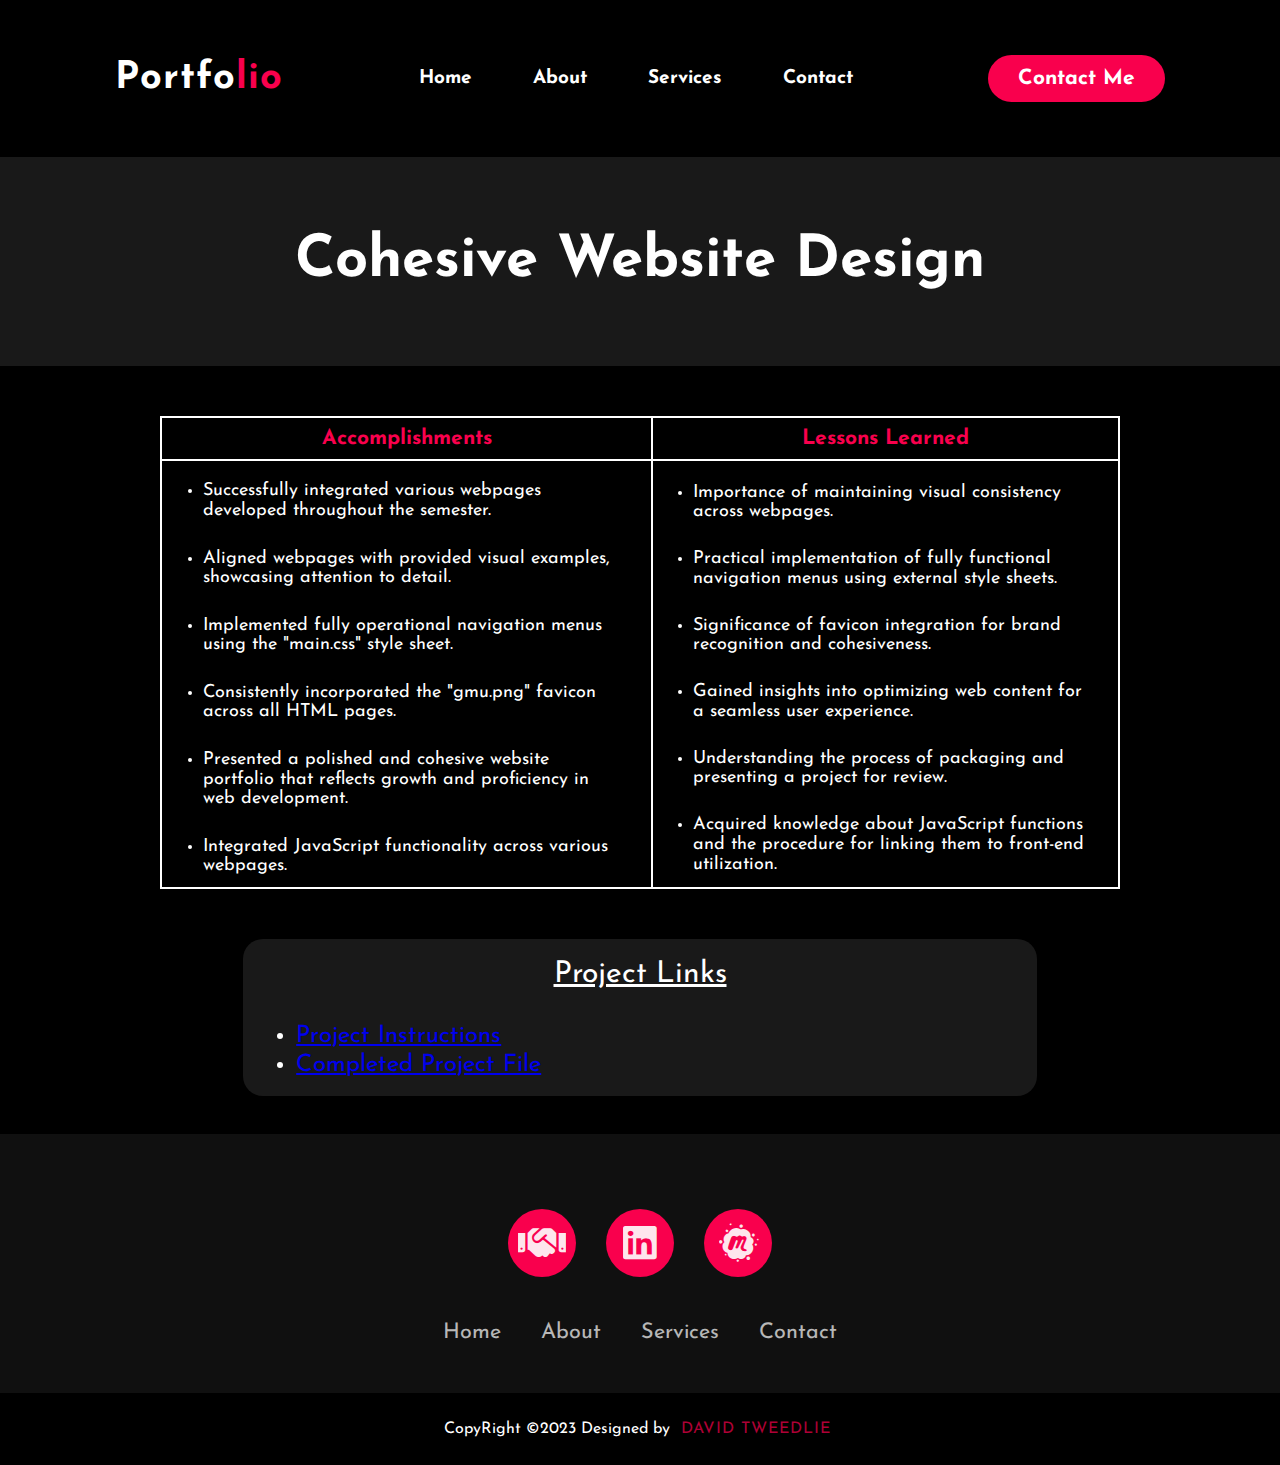
<file: mis412Proj.html>
<!DOCTYPE html>
<html lang="en">
<head>
    <meta charset="UTF-8">
    <meta name="viewport" content="width=device-width, initial-scale=1.0">
    <title>Cohesive Website Portfolio</title>

    <link rel="stylesheet" href="Proj.css">
    <link rel="stylesheet" href="CSS Style Sheets/Projects Styles/Small-Phones.css">
    <link rel="stylesheet" href="CSS Style Sheets/Projects Styles/Large-Phones.css">
    <link rel="stylesheet" href="CSS Style Sheets/Projects Styles/Tablets.css">
    <link rel="stylesheet" href="CSS Style Sheets/Projects Styles/13in-laptop.css">
    <link rel="stylesheet" href="CSS Style Sheets/Projects Styles/24in-laptop.css">
    <link rel="stylesheet" href="CSS Style Sheets/Projects Styles/18in-laptop.css">

    <link
    rel="stylesheet"
    href="https://cdnjs.cloudflare.com/ajax/libs/font-awesome/5.15.4/css/all.min.css"
  />
    <link
      rel="stylesheet"
      href="https://fonts.googleapis.com/css2?family=Josefin+Sans&display=swap"
    />
</head>
<body>
    <div class="hero">
        <nav>
          <h2 class="logo">Portfo<span>lio</span></h2>
          <ul>
          <li><a href="index.html">Home</a></li>
          <li><a href="index.html#about-us">About</a></li>
          <li><a href="index.html#Services">Services</a></li>
          <li><a href="mailto:dtweedli@gmu.edu">Contact</a></li>
        </ul>
        <a href="mailto:dtweedli@gmu.edu" class="btn">Contact Me</a>
      </nav>

        <div class="title">
          <h3>Cohesive Website Design</h3>
        </div>
<!-- section below is the t-chart design-->
 <!-- <div class="NADA"> JUST MADE THIS DIV TO DO  NOTHING BUT ACT AS 100vh-->
<div class="t-chart">
        <table>
          <thead>
              <tr>
                  <th>Accomplishments</th>
                  <th>Lessons Learned</th>
              </tr>
          </thead>
          <tbody>
              <tr>
                  <td>
                      <ul class="spacer">
                        <li>Successfully integrated various webpages developed throughout the semester.</li>
                        <br><li>Aligned webpages with provided visual examples, showcasing attention to detail.</li>
                        <br><li>Implemented fully operational navigation menus using the "main.css" style sheet.</li>
                        <br><li>Consistently incorporated the "gmu.png" favicon across all HTML pages.</li>
                        <br><li>Presented a polished and cohesive website portfolio that reflects growth and proficiency in web development.</li>
                        <br><li>Integrated JavaScript functionality across various webpages.</li>

                    </ul>
                  </td>
                  <td>
                      <ul class="spacer">
                        <li>Importance of maintaining visual consistency across webpages.</li>
                        <br><li>Practical implementation of fully functional navigation menus using external style sheets.</li>
                        <br><li>Significance of favicon integration for brand recognition and cohesiveness.</li>
                        <br><li>Gained insights into optimizing web content for a seamless user experience.</li>
                        <br><li>Understanding the process of packaging and presenting a project for review.</li>
                        <br><li>Acquired knowledge about JavaScript functions and the procedure for linking them to front-end utilization.</li>
 </ul>
                  </td>
              </tr>
          </tbody>
      </table>
    </div>

    <!-- start of the link section-->
    <div class="sector">
      <div class="links">
        <p>Project Links</p>

        <div class="linkopps">
          <div>
            <br /><br />
            <ul class="points">
              <li>
                <a href="FrontEnd_folder/FrontEnd_File_Locator/MIS 412_Project_Instructions.pdf"
                  >Project Instructions</a
                >
              </li>
              <li>
                <a href="FrontEnd_folder/FrontEnd_File_Locator/MIS-412 Project.zip"
                  >Completed Project File</a
                >
              </li>
            </ul>
          </div>
        </div>
      </div>
    </div>

     <!-- start of the footer section -->

     <footer>
      <div class="footerContainer">
        <div class="icons">
          <a
            href="https://joinhandshake.com/?_ga=2.253116618.216095467.1692890189-486923695.1692890189"
            ><i class="fas fa-handshake"></i
          ></a>
          <a href="https://www.linkedin.com/in/david-tweedlie"
            ><i class="fab fa-linkedin"></i
          ></a>
          <a href="https://www.meetup.com/login/"
            ><i class="fab fa-meetup"></i
          ></a>
        </div>
        <div class="footerNav">
          <ul>
            <li><a href="index.html">Home</a></li>
            <li><a href="index.html#about-us">About</a></li>
            <li><a href="index.html#Services">Services</a></li>
            <li><a href="mailto:dtweedli@gmu.edu">Contact</a></li>
          </ul>
        </div>
      </div>
      <div class="footerBottom">
        <p>
          CopyRight &copy;2023 Designed by
          <span class="designer">David Tweedlie</span>
        </p>
      </div>
    </footer>

    </body>
</html>
</file>
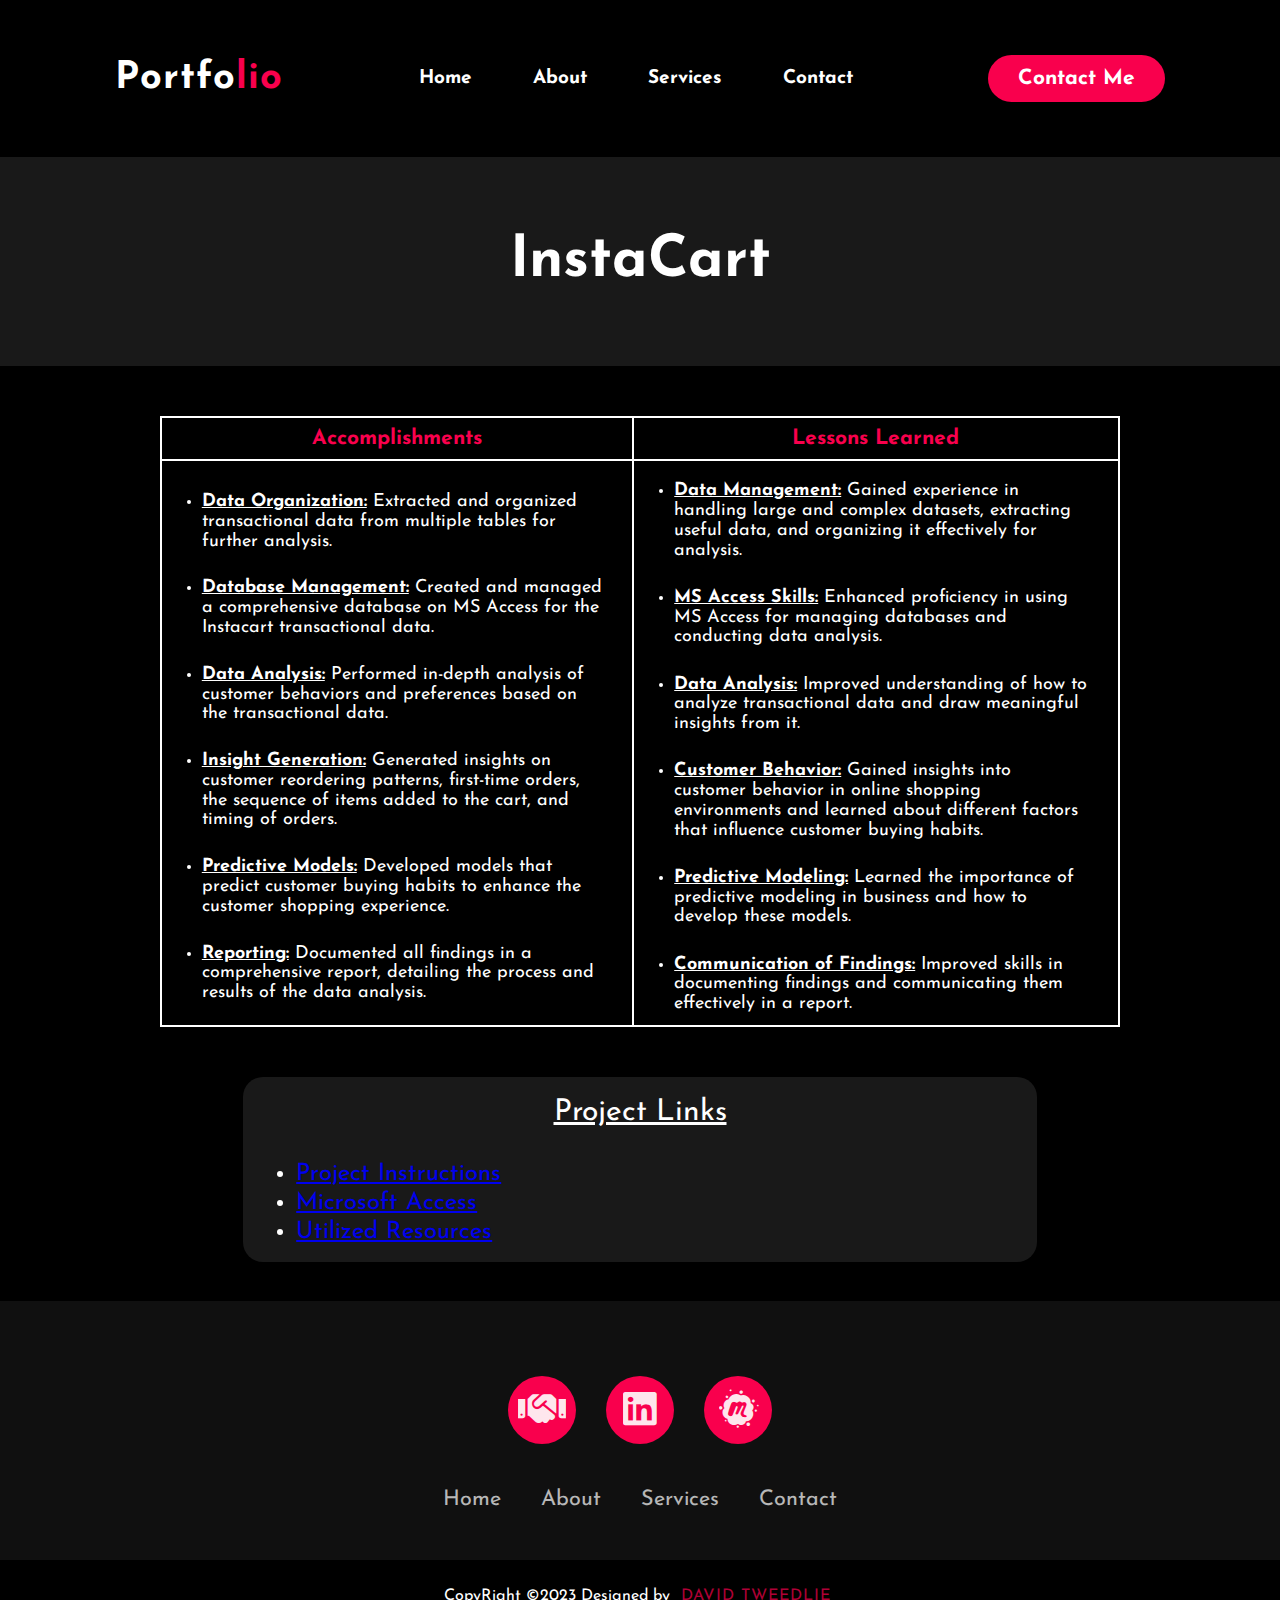
<file: MISaccessProj.html>
<!DOCTYPE html>
<html lang="en">
<head>
    <meta charset="UTF-8">
    <meta name="viewport" content="width=device-width, initial-scale=1.0">
    <title>Access Project</title>

    <link rel="stylesheet" href="Proj.css">
    <link rel="stylesheet" href="CSS Style Sheets/Projects Styles/Small-Phones.css">
    <link rel="stylesheet" href="CSS Style Sheets/Projects Styles/Large-Phones.css">
    <link rel="stylesheet" href="CSS Style Sheets/Projects Styles/Tablets.css">
    <link rel="stylesheet" href="CSS Style Sheets/Projects Styles/13in-laptop.css">
    <link rel="stylesheet" href="CSS Style Sheets/Projects Styles/24in-laptop.css">
    <link rel="stylesheet" href="CSS Style Sheets/Projects Styles/18in-laptop.css">

    <link
    rel="stylesheet"
    href="https://cdnjs.cloudflare.com/ajax/libs/font-awesome/5.15.4/css/all.min.css"
  />
    <link
      rel="stylesheet"
      href="https://fonts.googleapis.com/css2?family=Josefin+Sans&display=swap"
    />
</head>
<body>
    <div class="hero">
        <nav>
          <h2 class="logo">Portfo<span>lio</span></h2>
          <ul>
            <li><a href="index.html">Home</a></li>
          <li><a href="index.html#about-us">About</a></li>
          <li><a href="index.html#Services">Services</a></li>
          <li><a href="mailto:dtweedli@gmu.edu">Contact</a></li>
        </ul>
        <a href="mailto:dtweedli@gmu.edu" class="btn">Contact Me</a>
        </nav>

        <div class="title">
          <h3>InstaCart</h3>
        </div>
<!-- section below is the t-chart design-->
<div class="t-chart">
        <table>
          <thead>
              <tr>
                  <th>Accomplishments</th>
                  <th>Lessons Learned</th>
              </tr>
          </thead>
          <tbody>
              <tr>
                  <td>
                      <ul class="spacer">
                        <li><strong><u>Data Organization:</u></strong> Extracted and organized transactional data from multiple tables for further analysis.</li>
                        <br><li><strong><u>Database Management:</u></strong> Created and managed a comprehensive database on MS Access for the Instacart transactional data.</li>
                        <br><li><strong><u>Data Analysis:</u></strong> Performed in-depth analysis of customer behaviors and preferences based on the transactional data.</li>
                        <br><li><strong><u>Insight Generation:</u></strong> Generated insights on customer reordering patterns, first-time orders, the sequence of items added to the cart, and timing of orders.</li>
                        <br><li><strong><u>Predictive Models:</u></strong> Developed models that predict customer buying habits to enhance the customer shopping experience.</li>
                        <br><li><strong><u>Reporting:</u></strong> Documented all findings in a comprehensive report, detailing the process and results of the data analysis.</li>
 </ul>
                  </td>
                  <td>
                      <ul class="spacer">
                        <li><strong><u>Data Management:</u></strong> Gained experience in handling large and complex datasets, extracting useful data, and organizing it effectively for analysis.</li>
                        <br><li><strong><u>MS Access Skills:</u></strong> Enhanced proficiency in using MS Access for managing databases and conducting data analysis.</li>
                        <br><li><strong><u>Data Analysis:</u></strong> Improved understanding of how to analyze transactional data and draw meaningful insights from it.</li>
                        <br><li><strong><u>Customer Behavior:</u></strong> Gained insights into customer behavior in online shopping environments and learned about different factors that influence customer buying habits.</li>
                        <br><li><strong><u>Predictive Modeling:</u></strong> Learned the importance of predictive modeling in business and how to develop these models.</li>
                        <br><li><strong><u>Communication of Findings:</u></strong> Improved skills in documenting findings and communicating them effectively in a report.</li>
 </ul>
                  </td>
              </tr>
          </tbody>
      </table>
    </div>

    <!-- start of the link section-->
    <div class="sector">
      <div class="links">
        <p>Project Links</p>

        <div class="linkopps">
          <div>
            <br /><br />
            <ul class="points">
              <li>
                <a href="Ft_Data_Proj/data&bus_fileLocator/MS-Access_Proj/MIS 303 Access Assignment Spring 2022_nf.docx"
                  >Project Instructions</a
                >
              </li>
              <li>
                <a href="Ft_Data_Proj/data&bus_fileLocator/MS-Access_Proj/David-Tweedlie_Access-Project.accdb"
                  >Microsoft Access</a
                >
              </li>
              <li>
                <a href="Ft_Data_Proj/data&bus_fileLocator/MS-Access_Proj/AccessAssignment.zip">Utilized Resources</a>
              </li>
            </ul>
          </div>
        </div>
      </div>
    </div>
         <!-- start of the footer section -->
    <footer>
      <div class="footerContainer">
        <div class="icons">
          <a
            href="https://joinhandshake.com/?_ga=2.253116618.216095467.1692890189-486923695.1692890189"
            ><i class="fas fa-handshake"></i
          ></a>
          <a href="https://www.linkedin.com/in/david-tweedlie"
            ><i class="fab fa-linkedin"></i
          ></a>
          <a href="https://www.meetup.com/login/"
            ><i class="fab fa-meetup"></i
          ></a>
        </div>
        <div class="footerNav">
          <ul>
            <li><a href="index.html">Home</a></li>
            <li><a href="index.html#about-us">About</a></li>
            <li><a href="index.html#Services">Services</a></li>
            <li><a href="mailto:dtweedli@gmu.edu">Contact</a></li>
          </ul>
        </div>
      </div>
      <div class="footerBottom">
        <p>
          CopyRight &copy;2023 Designed by
          <span class="designer">David Tweedlie</span>
        </p>
      </div>
    </footer>
    </body>
</html>
</file>
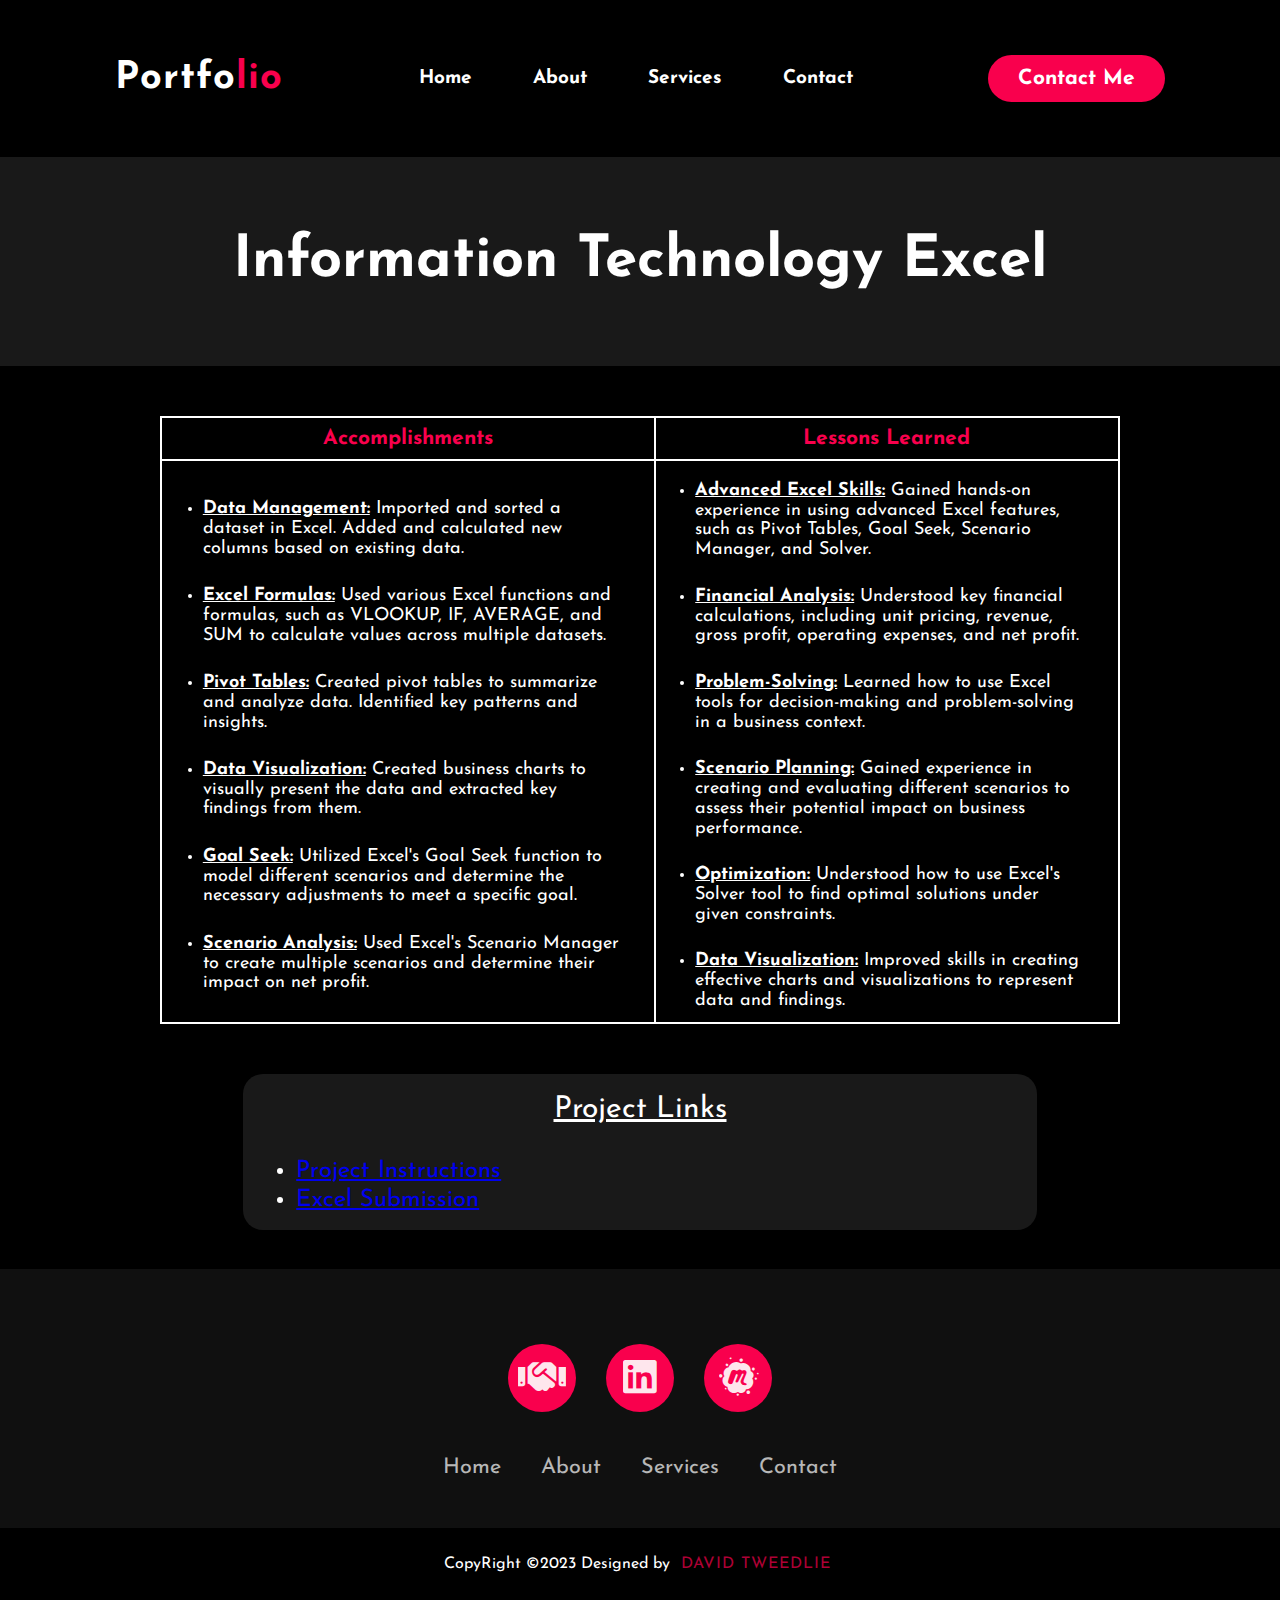
<file: MISexcelProj.html>
<!DOCTYPE html>
<html lang="en">
<head>
    <meta charset="UTF-8">
    <meta name="viewport" content="width=device-width, initial-scale=1.0">
    <title>Excel Project</title>

    <link rel="stylesheet" href="Proj.css">
    <link rel="stylesheet" href="CSS Style Sheets/Projects Styles/Small-Phones.css">
    <link rel="stylesheet" href="CSS Style Sheets/Projects Styles/Large-Phones.css">
    <link rel="stylesheet" href="CSS Style Sheets/Projects Styles/Tablets.css">
    <link rel="stylesheet" href="CSS Style Sheets/Projects Styles/13in-laptop.css">
    <link rel="stylesheet" href="CSS Style Sheets/Projects Styles/24in-laptop.css">
    <link rel="stylesheet" href="CSS Style Sheets/Projects Styles/18in-laptop.css">

    <link
    rel="stylesheet"
    href="https://cdnjs.cloudflare.com/ajax/libs/font-awesome/5.15.4/css/all.min.css"
  />
    <link
      rel="stylesheet"
      href="https://fonts.googleapis.com/css2?family=Josefin+Sans&display=swap"
    />
</head>
<body>
    <div class="hero">
        <nav>
          <h2 class="logo">Portfo<span>lio</span></h2>
          <ul>
            <li><a href="index.html">Home</a></li>
          <li><a href="index.html#about-us">About</a></li>
          <li><a href="index.html#Services">Services</a></li>
          <li><a href="mailto:dtweedli@gmu.edu">Contact</a></li>
        </ul>
        <a href="mailto:dtweedli@gmu.edu" class="btn">Contact Me</a>
        </nav>

        <div class="title">
          <h3>Information Technology Excel</h3>
        </div>
<!-- section below is the t-chart design-->
<div class="t-chart">
        <table>
          <thead>
              <tr>
                  <th>Accomplishments</th>
                  <th>Lessons Learned</th>
              </tr>
          </thead>
          <tbody>
              <tr>
                  <td>
                      <ul class="spacer">
<li><strong><u>Data Management:</u></strong> Imported and sorted a dataset in Excel. Added and calculated new columns based on existing data.</li>
<br><li><strong><u>Excel Formulas:</u></strong> Used various Excel functions and formulas, such as VLOOKUP, IF, AVERAGE, and SUM to calculate values across multiple datasets.</li>
<br><li><strong><u>Pivot Tables:</u></strong> Created pivot tables to summarize and analyze data. Identified key patterns and insights.</li>
<br><li><strong><u>Data Visualization:</u></strong> Created business charts to visually present the data and extracted key findings from them.</li>
<br><li><strong><u>Goal Seek:</u></strong> Utilized Excel's Goal Seek function to model different scenarios and determine the necessary adjustments to meet a specific goal.</li>
 <br><li><strong><u>Scenario Analysis:</u></strong> Used Excel's Scenario Manager to create multiple scenarios and determine their impact on net profit.</li>
</ul>
                  </td>
                  <td>
                      <ul class="spacer">
<li><strong><u>Advanced Excel Skills:</u></strong> Gained hands-on experience in using advanced Excel features, such as Pivot Tables, Goal Seek, Scenario Manager, and Solver.</li>
<br><li><strong><u>Financial Analysis:</u></strong> Understood key financial calculations, including unit pricing, revenue, gross profit, operating expenses, and net profit.</li>
<br><li><strong><u>Problem-Solving:</u></strong> Learned how to use Excel tools for decision-making and problem-solving in a business context.</li>
<br><li><strong><u>Scenario Planning:</u></strong> Gained experience in creating and evaluating different scenarios to assess their potential impact on business performance.</li>
<br><li><strong><u>Optimization:</u></strong> Understood how to use Excel's Solver tool to find optimal solutions under given constraints.</li>
<br><li><strong><u>Data Visualization:</u></strong> Improved skills in creating effective charts and visualizations to represent data and findings.</li>
</ul>
                  </td>
              </tr>
          </tbody>
      </table>
    </div>

    <!-- start of the link section-->
    <div class="sector">
      <div class="links">
        <p>Project Links</p>

        <div class="linkopps">
          <div>
            <br /><br />
            <ul class="points">
              <li>
                <a href="Ft_Data_Proj/data&bus_fileLocator/MIS-303_ExcelProj/Excel Assignment Instructions 2022.docx"
                  >Project Instructions</a
                >
              </li>
              <li>
                <a href="Ft_Data_Proj/data&bus_fileLocator/MIS-303_ExcelProj/David-Tweedlie.xlsx"
                  >Excel Submission</a
                >
              </li>
            </ul>
          </div>
        </div>
      </div>
    </div>
    <!-- BOTTOM BORDER SECTION-->
    <footer>
      <div class="footerContainer">
        <div class="icons">
          <a
            href="https://joinhandshake.com/?_ga=2.253116618.216095467.1692890189-486923695.1692890189"
            ><i class="fas fa-handshake"></i
          ></a>
          <a href="https://www.linkedin.com/in/david-tweedlie"
            ><i class="fab fa-linkedin"></i
          ></a>
          <a href="https://www.meetup.com/login/"
            ><i class="fab fa-meetup"></i
          ></a>
        </div>
        <div class="footerNav">
          <ul>
            <li><a href="index.html">Home</a></li>
            <li><a href="index.html#about-us">About</a></li>
            <li><a href="index.html#Services">Services</a></li>
            <li><a href="mailto:dtweedli@gmu.edu">Contact</a></li>
          </ul>
        </div>
      </div>
      <div class="footerBottom">
        <p>
          CopyRight &copy;2023 Designed by
          <span class="designer">David Tweedlie</span>
        </p>
      </div>
    </footer>
    </body>
</html>
</file>
<file: style.css>
*{
padding: 0;
margin: 0;
font-family: 'Josefin Sans', sans-serif;
box-sizing: border-box;
}
.hero {
    height: 100vh;
    width: 100%;
    background-color: black;
    background-size: contain;
    background-repeat: no-repeat;
    background-position: center center;
}
nav {
    display: flex;
    align-items: center;
    justify-content: space-between;
    padding-top: 45px;
    padding-left: 8%;
    padding-right: 8%;
}
.logo {
    color:white;
    font-size: 35px;
    letter-spacing: 1px;
    cursor: pointer;
}
span {
    color: #f9004d;
}
nav ul li {
    list-style-type: none;
    display: inline-block;
    padding: 10px 25px;
}
nav ul li a{
    color: white;
    text-decoration: none;
    font-weight: bold;
    text-transform: capitalize;
    font-size: 18px;
}
nav ul li a:hoover {
    color: #f9004d;
    transition: 4s;
}
.btn { 
    background-color: #f9004d;
    color: white;
    text-decoration: none;
    border: 2px solid transparent;
    font-weight: bold;
    padding: 10px 25px;
    border-radius: 30px;
    transition: transform 0.4s;
    font-size: 20px;
}
.btn:hoover {
    transform: scale(1.2);
}

/*start of intro section --------*/ 
.content {
    position: absolute;
    top: 50%;
    left: 8%;
    transform: translateY(-50%);
}
h1 { 
    color: white;
    margin: 20px 0px 20px;
    font-size: 65px;
}
h3 {
    color: white;
    font-size: 25px;
    margin-bottom: 50px;
}
h4 {
    color: #fcfc;
    letter-spacing: 2px;
    font-size: 20px;
}
.newslatter form{ 
    width: 380px;
    max-width: 100%;
    position: relative;
}
.newslatter form input:first-child{
    display: inline-block;
    width: 100%;
    padding: 14px 20px 14px 15px;
    border: 3px solid #f9004d;
    outline: none;
    border-radius: 30px;
}
.newslatter form .fix{
position: absolute;
display: inline-block;
outline: none;
border: none;
padding: 10px 30px;
border-radius: 30px;
background-color: #f9004d;
color: white;
box-shadow: 0px 0px 5px #000, 0px 0px 15px #858585;
top: 6px;
right: 6px;
}









/*About section start --------*/ 
.about{
    width: 100%;
    padding: 100px 0px;
    background-color: #191919;
}
.about img{
    height: auto;
    width: 430px;
}
.about-text{
    width: 550px;
}
.main{
    width: 1130px;
    max-width: 95%;
    margin: 0 auto;
    display: flex;
    align-items: center;
    justify-content: space-around;
}
.about-text h2{
    color: white;
    font-size: 68px;
    text-transform: capitalize;
    margin-bottom: 20px;
}
.about-text h5{
color: white;
letter-spacing: 2px;
font-size: 22px;
margin-bottom: 25px;
text-transform: capitalize;
}
.about-text p{
    color: #fcfc;
    letter-spacing: 1px;
    line-height: 28px;
    font-size: 18px;
    margin-bottom: 45px;
}
.press {
    display: inline-block; /* makes the anchor block-styled but inline */
    background-color: #f9004d;
    color: white;
    text-decoration: none;
    border: 2px solid transparent;
    font-weight: bold;
    padding: 13px 30px;
    border-radius: 30px;
    transition: .4s;
}

.press:hover, 
.press:active, 
.press:focus {
    background-color: transparent;
    border: 2px solid #f9004d;
    cursor: pointer;
    outline: none; /* Removes the default outline to maintain a clean appearance */
}


/*Service Section Start Here -----------*/ 
.service {
    background-color: #101010;
    width: 100%;
    padding-bottom: 100px;
    padding-top: 55px;
}
.title h2{
    color: white; 
    font-size: 75px;
    width: 1130px;
    margin: 30px auto;
    text-align: center;
    margin-top: 13px;
}
.box {
    display: flex;
    justify-content: center;
    align-items: center;
    min-height: 400px;
}
.card {
    height: 500px;
    width: 400px;
    padding-top: 20px;
    padding-bottom: 20px;
    padding-left: 35px;
    padding-right: 35px;
    background: #191919;
    border-radius: 20px;
    margin: 10px;
    position: relative;
    overflow: hidden;
    text-align: center;
}
.card i{
    font-size: 50px;
    display: block;
    text-align: center;
    margin-top: 20px;
    margin-bottom: 20px;
    margin-left: 0px;
    margin-right: 0px;
    color: #f9004d;
}
h5{
    color: white;
    margin-bottom: 15px;
    font-size: 23px;
}
.pra p{
    color: #fcfc;
    font-size: 14px;
    line-height: 27px;
    margin-bottom: 25px;
}
.card .button {
    position: absolute;
    bottom: 10px;
    margin-bottom: 15px;
    left: 50%;
    transform: translateX(-50%);
    background-color: #f9004d;
    color: white;
    text-decoration: none;
    border: 2px solid transparent;
    font-weight: bold;
    padding: 9px 22px;
    border-radius: 30px;
    transition: .4s;
}
.card .button:hover {
    background-color: transparent;
    border: 2px solid #f9004d;
    cursor: pointer;
}


/*the start of "contact me" section*/
.contact-me {
    width: 100%;
    height: 290px;
    background: #191919;
    display: flex;
    align-items: center;
    flex-direction: column;
    justify-content: center;
}

.contact-me p{
    color: white;
    font-size: 26px;
    font-weight: bold;
    margin-bottom: 25px;
     text-align: center;
    padding-right: 75px;
    padding-left: 75px;
}
.contact-me .button-two {
    background-color: #f9004d;
    color: white;
    text-decoration: none;
    border: 2px solid transparent;
    font-weight: bold;
    padding: 9px 22px;
    border-radius: 30px;
    transition: .4s;
    font-size: 24px;
    margin-top: 8px;
}
.contact-me .button-two:hover {
    background-color: transparent;
    border: 2px solid #f9004d;
    cursor: pointer;
}

/* footer section ---------------------------------------*/

footer {
    background-color: #101010;
    }
    .footerContainer {
        width: 100%;
        padding: 60px 30px 20px;
    }
    
    .icons {
        display: flex;
        justify-content: center;
        align-items: center; 
    }
    
    .icons a {
        text-decoration: none;
        padding: 15px; 
        background-color: #f9004d;
        margin: 15px; 
        border-radius: 50%;
        display: flex;
        align-items: center;
        justify-content: center;
        width: 60px; 
        height: 60px; 
        color: white; 
        font-size: 24px; 
        transition: 0.3s; 
    }
    
    .icons a i {
        font-size: 1.5em; /* Adjust font size for bigger icons */
        color: white;
        opacity: 0.9;
    }
  
    .icons a:hover {
        transform: scale(1.3);
        color: white;
        background-color: #f9004d; 
    }
    
    .footerNav {
        margin: 30px 0;
    }
    
    .footerNav ul {
    display: flex;
    justify-content: center;
    list-style-type: none;  /* do i add disc here*/ 
    }
    .footerNav ul li a {
        color: white;
        margin: 20px;
        text-decoration: none;
        font-size: 1.3em;
        opacity: 0.7; /* the opacity is making it darker color*/ 
        transition: 0.5s;
    }
    .footerNav ul li a:hover {
        opacity: 1;
    }
    .footerBottom {
        background-color: #000;
        padding: 20px;
    text-align: center;
    }
    .footerBottom p {
    color: white;    
    }
    .designer {
        opacity: 0.7;
        text-transform: uppercase;
        letter-spacing: 1px;
        font-weight: 400;
        margin: 0px 5px;
    }
</file>
<file: CSS Style Sheets/Official Home Page/smaller-phone.css>
@media (max-width: 304px) {
    nav {
        padding-top: 30px;
        padding-left: 5%;
        padding-right: 5%;
        padding-bottom: 40px;
        display: flex;
        flex-direction: column;
        align-items: center;
    }
    .logo {
        font-size: 30px;
        order: 1;  /* This ensures the logo stays on top */
    }
    nav ul {
        order: 2; /* This ensures the navigation list stays below the logo */
        display: flex;
        flex-direction: column;
        align-items: center;
        width: 100%;
    }
    nav ul li {
        padding: 8px 15px;
        text-align: center;
    }
    nav ul li a {
        font-size: 18px;
    }
    .btn {
        font-size: smaller;
        order: 3; /* This ensures the button stays below the navigation list */
    }

/* start of intro section- ---------*/ 
h1 {
    font-size: 45px;
    color: white;
    text-shadow: -1px -1px 0 #000,  /* top left */
                  1px -1px 0 #000,   /* top right */
                 -1px 1px 0 #000,    /* bottom left */
                  1px 1px 0 #000;    /* bottom right */
}

    h3 {
        font-size: 20px;
        margin-bottom: 10px; /* Adjust this value to bring the .newslatter closer or further away from the h3 */
    }    
    h4 {
        margin-top: 13px;
        font-size: 18px;
        color: #f9004d;
        }
    .newslatter form {
        width: 250px;
    }
    .newslatter form input:first-child {
        padding: 10px 15px 10px 10px;
    }
    .newslatter form .fix {
        padding: 8px 20px;
        top: 5px;
        right: 4px;
    }
    .content {
        margin-top: 200px; /* Adjust this value according to the height of your navigation */
    }
    /* About Section */
        .about {
            padding: 60px 0px;
        }
    
        .about img {
            width: 210px;  /* Reducing the width for smaller screens */
            display: block;
            margin: 0 auto; /* Centering the image */
        }
    
        .about-text {
            width: 100%;  /* Making it full width on smaller screens */
            padding: 0 15px;  /* Adding some side padding for text spacing */
        }
    
        .main {
            width: 100%;
            flex-direction: column; /* Changing direction to column so the image and text stack */
            padding: 0 15px;  /* Adding some side padding for general spacing */
        }
    
        .about-text h2 {
            font-size: 40px; /* Reducing the font size for smaller screens */
            margin-top: 17px;
            margin-bottom: 15px;
        }
    
        .about-text h5 {
            font-size: 18px;
            margin-bottom: 20px;
        }
    
        .about-text p {
            font-size: 16px;
            line-height: 24px;
            margin-bottom: 30px;
        }
    
/*   Service Section Start Here  */
.service {
    padding-bottom: 50px;
    padding-top: 30px;
}

.title h2 {
    font-size: 42px;
    width: 90%; /* Reduce the fixed width to a percentage for responsiveness */
    margin: 15px auto;
}

.box {
    flex-direction: column; /* Stack the cards vertically */
}

.card i {
    font-size: 30px;
    margin-top: 10px;
    margin-bottom: 10px;
}

h5 {
    font-size: 22px;
    margin-bottom: 10px;
}

.pra p {
    font-size: 17px;
    line-height: 22px;
    margin-bottom: 20px;
}

.card {
    width: 90%; /* Give a bit of margin on the sides */
    padding: 10px 15px;
    margin: 5px 0; /* Vertical margin only as the cards will be stacked */
    padding-bottom: 50px;  /* increased padding-bottom */
    height: 600px;  /* increased height */
}

.card .button {
    padding: 7px 18px;
}

/*the start of "contact me" section*/
.contact-me {
    height: auto;  /* auto will adjust height based on content */
    padding: 20px 0;  /* Add some padding top and bottom for breathing space */
}

.contact-me p {
    font-size: 18px;  /* Reduce font size for smaller screens */
    line-height: 1.15;
    margin-bottom: 15px;
    padding-right: 15px;  /* Reduce padding for smaller screens */
    padding-left: 15px;
}

.contact-me .button-two {
    padding: 7px 18px;  /* Adjust padding to look better on small screens */
    font-size: 20px;  /* Reduce font size a bit */
    margin-top: 5px;
}

 /* Adjusting footer */
 .footerNav ul {
    flex-direction: column;
    }
    .footerNav ul li {
    width: 100%;
    text-align: center;
    margin: 10px;
    }
    .footerBottom {
    line-height: 1.5;
    }
    .designer {
    display: block;
    }
}
</file>
<file: CSS Style Sheets/Official Home Page/Small-Phones.css>
@media (max-width: 393px) and (max-height: 851px) {
    nav {
        padding-top: 30px;
        padding-left: 5%;
        padding-right: 5%;
        padding-bottom: 40px;
        display: flex;
        flex-direction: column;
        align-items: center;
    }
    .logo {
        font-size: 30px;
        order: 1;  /* This ensures the logo stays on top */
    }
    nav ul {
        order: 2; /* This ensures the navigation list stays below the logo */
        display: flex;
        flex-direction: column;
        align-items: center;
        width: 100%;
    }
    nav ul li {
        padding: 8px 15px;
        text-align: center;
    }
    nav ul li a {
        font-size: 18px;
    }
    .btn {
        font-size: smaller;
        order: 3; /* This ensures the button stays below the navigation list */
    }
/* start of intro section- ---------*/ 
    h1 {
        font-size: 45px;
        color: white;
    text-shadow: -1px -1px 0 #000,  /* top left */
                  1px -1px 0 #000,   /* top right */
                 -1px 1px 0 #000,    /* bottom left */
                  1px 1px 0 #000;    /* bottom right */
    }
    h3 {
        font-size: 20px;
        margin-bottom: 10px; /* Adjust this value to bring the .newslatter closer or further away from the h3 */
    }    
    h4 {
        margin-top: 13px;
        font-size: 18px;
        color: #f9004d;
    }
    .newslatter form {
        width: 280px;
        right: 12px;
    }
    .newslatter form input:first-child {
        padding-top: 10px;
        padding-right: 15px;
        padding-bottom: 10px;
        padding-left: 10px;
         }
    .newslatter form .fix {
        padding-top: 8px;
        padding-right: 20px;
        padding-bottom: 8px;
        padding-left: 20px;
        top: 5px;
        right: 4px;
    }
    .content {
        margin-top: 230px; 
    }

    /* About Section */

        .about {
            padding: 60px 0px;
        }
    
        .about img {
            width: 280px;  /* Reducing the width for smaller screens */
            display: block;
            margin: 0 auto; /* Centering the image */
        }
    
        .about-text {
            width: 100%;  /* Making it full width on smaller screens */
            padding: 0 15px;  /* Adding some side padding for text spacing */
        }
    
        .main {
            width: 100%;
            flex-direction: column; /* Changing direction to column so the image and text stack */
            padding: 0 15px;  /* Adding some side padding for general spacing */
        }
    
        .about-text h2 {
            font-size: 48px; /* Reducing the font size for smaller screens */
            margin-top: 17px;
            margin-bottom: 15px;
        }
    
        .about-text h5 {
            font-size: 18px;
            margin-bottom: 20px;
        }
    
        .about-text p {
            font-size: 16px;
            line-height: 24px;
            margin-bottom: 30px;
        }
    
    
/*   Service Section Start Here  */
.service {
    padding-bottom: 50px;
    padding-top: 30px;
}

.title h2 {
    font-size: 42px;
    width: 90%; /* Reduce the fixed width to a percentage for responsiveness */
    margin: 15px auto;
}

.box {
    flex-direction: column; /* Stack the cards vertically */
}

.card i {
    font-size: 30px;
    margin-top: 10px;
    margin-bottom: 10px;
}

h5 {
    font-size: 22px;
    margin-bottom: 10px;
}

.pra p {
    font-size: 16px;
    line-height: 22px;
    margin-bottom: 20px;
}

.card {
    width: 90%; /* Give a bit of margin on the sides */
    padding: 10px 15px;
    margin: 5px 0; /* Vertical margin only as the cards will be stacked */
    padding-bottom: 50px;  /* increased padding-bottom */
    height: 480px;  /* increased height */
}

.card .button {
    padding: 7px 18px;
}

/*the start of "contact me" section*/
.contact-me {
    height: auto;  /* auto will adjust height based on content */
    padding: 20px 0;  /* Add some padding top and bottom for breathing space */
}

.contact-me p {
    font-size: 18px;  /* Reduce font size for smaller screens */
    line-height: 1.15;
    margin-bottom: 15px;
    padding-right: 15px;  /* Reduce padding for smaller screens */
    padding-left: 15px;
}

.contact-me .button-two {
    padding: 7px 18px;  /* Adjust padding to look better on small screens */
    font-size: 20px;  /* Reduce font size a bit */
    margin-top: 5px;
}

 /* Adjusting footer */
 .footerNav ul {
    flex-direction: column;
    }
    .footerNav ul li {
    width: 100%;
    text-align: center;
    margin: 10px;
    }
    .footerBottom {
    line-height: 1.5;
    }
    .designer {
    display: block;
    }
}
</file>
<file: CSS Style Sheets/Official Home Page/Large-Phones.css>
@media screen and (max-width: 428px) and (max-height: 926px) {
    /* Navigation */
    nav {
        padding-top: 25px;
        padding-bottom: 35px;
    }
    .logo {
        font-size: 32px;
    }
    nav ul li a {
        font-size: 19px;
    }
.btn {
    text-align: center;
}
    /* Intro Section */
    h1 {
        font-size: 40px;
    }
    h3 {
        font-size: 18px;
        margin-bottom: 8px;
    }
    h4 {
        margin-top: 10px;
        font-size: 16px;
    }
 .content {
    margin-top: 360px;
 }

    /* About Section ------------- */
    .about {
        padding: 60px 0px;
    }

    .about img {
        width: 300px;  /* Reducing the width for smaller screens */
        display: block;
        margin: 0 auto; /* Centering the image */
    }

    .about-text {
        width: 100%;  /* Making it full width on smaller screens */
        padding: 0 15px;  /* Adding some side padding for text spacing */
    }

    .main {
        width: 100%;
        flex-direction: column; /* Changing direction to column so the image and text stack */
        padding: 0 15px;  /* Adding some side padding for general spacing */
    }

    .about-text h2 {
        font-size: 48px; /* Reducing the font size for smaller screens */
        margin-top: 17px;
        margin-bottom: 15px;
    }

    .about-text h5 {
        font-size: 23px;
        margin-bottom: 20px;
    }

    .about-text p {
        font-size: 19px;
        line-height: 24px;
        margin-bottom: 30px;
    }

    button {
        padding: 10px 20px;  /* Adjusting the padding for the button */
        display: block; /* Making the button block level */
        margin: 0 auto; /* Centering the button */
        font-size: 22px; 
    }
/* Service Section Start Here  */
.service {
    padding-bottom: 50px;
    padding-top: 30px;
}
.title h2 {
    font-size: 42px;
    width: 90%; /* Reduce the fixed width to a percentage for responsiveness */
    margin: 15px auto;
}
.box {
    flex-direction: column; /* Stack the cards vertically */
}
.card i {
    font-size: 35px;
    margin-top: 10px;
    margin-bottom: 10px;
}
h5 {
    font-size: 22px;
    margin-bottom: 10px;
}
.pra p {
    font-size: 18px;
    line-height: 22px;
    margin-bottom: 20px;
}
.card {
    width: 90%; /* Give a bit of margin on the sides */
    padding: 10px 15px;
    margin: 5px 0; /* Vertical margin only as the cards will be stacked */
    padding-bottom: 50px;  /* increased padding-bottom */
    height: 420px;  /* increased height */
}
.card .button {
    padding: 7px 18px;
}
    /* Contact Me Section -------------------*/
    .contact-me p {
        font-size: 19px;
        line-height: 1.2;
        padding-right: 14px;
        padding-left: 14px;
    }
    .contact-me {
        padding-left: 15px;
        padding-right: 15px;
    }
    .contact-me .button-two {
        padding: 6px 16px;
        font-size: 21px;
        margin-top: 5px;
    }

 /* Adjusting footer ---------*/
 .footerNav ul {
    flex-direction: column;
    }
    .footerNav ul li {
    width: 100%;
    text-align: center;
    margin: 10px;
    }
    .footerBottom {
    line-height: 1.5;
    }
    .designer {
    display: block;
    }
}
</file>
<file: CSS Style Sheets/Official Home Page/Smaller-tab.css>
@media screen and (min-width: 429px) and (max-width: 600px)
{
/* Navigation */
nav {
    padding-left: 3%;  /* Reduce the left and right padding */
    padding-right: 3%;
}
.logo {
    font-size: 34px; /* slightly reduce font-size if needed */
}
nav ul li {
    padding: 8px 12px; /* slightly reduce padding */
}
nav ul li a {
    font-size: 20px; /* slightly reduce font-size if needed */
}
/* About Section */
.about {
    padding: 60px 0px;
}
.about img {
    width: 280px;  /* Reducing the width for smaller screens */
    display: block;
    margin: 0 auto; /* Centering the image */
}
.about-text {
    width: 100%;  /* Making it full width on smaller screens */
    padding: 0 15px;  /* Adding some side padding for text spacing */
}
.main {
    width: 100%;
    flex-direction: column; /* Changing direction to column so the image and text stack */
    padding: 0 15px;  /* Adding some side padding for general spacing */
}
.about-text h2 {
    font-size: 48px; /* Reducing the font size for smaller screens */
    margin-top: 24px;
    margin-bottom: 24px;
}
.about-text h5 {
    font-size: 18px;
    margin-bottom: 16px;
}
.about-text p {
    font-size: 18px;
    line-height: 24px;
    margin-bottom: 30px;
}
button {
    padding: 10px 20px;  /* Adjusting the padding for the button */
    display: block; /* Making the button block level */
    margin: 0 auto; /* Centering the button */
    font-size:larger;
}
/*   Service Section Start Here  ---------------*/
.service {
    padding-bottom: 45px;
    padding-top: 25px;
}
.title h2 {
    font-size: 40px; /* Reduced font size */
    width: 92%; /* Slightly adjusted width */
    margin: 12px auto; /* Reduced margin */
}
.box {
    flex-direction: column;
}
.card i {
    font-size: 32px; /* Reduced icon size */
    margin-top: 8px;
    margin-bottom: 8px;
}
h5 {
    font-size: 20px; /* Reduced font size */
    margin-bottom: 8px; /* Reduced margin */
}
.pra p {
    font-size: 20px;
    line-height: 21px; /* Adjusted line-height */
    margin-bottom: 18px; /* Adjusted margin */
}
.card {
    width: 92%; /* Slightly increased width */
    padding: 9px 14px; /* Adjusted padding */
    margin: 4px 0;
    padding-bottom: 45px; /* Adjusted padding-bottom */
    height: 435px; /* Adjusted height */
}
.card .button {
    padding: 6px 17px; /* Adjusted padding */
}
/* Contact Me Section -------------------*/
.contact-me p {
    font-size: clamp(18px, 3.7vw, 21px);  /* Adjust font-size based on viewport width */
    line-height: 1.2;
    padding-right: clamp(10px, 3vw, 12px);  /* Adjust padding based on viewport width */
    padding-left: clamp(10px, 3vw, 12px);
}

.contact-me {
    padding-left: clamp(10px, 2.5vw, 12px);  /* Slight padding adjustments for responsiveness */
    padding-right: clamp(10px, 2.5vw, 12px);
}

.contact-me .button-two {
    padding: clamp(5px, 2vw, 6px) clamp(14px, 3.5vw, 18px);  /* Adjust padding on all sides based on viewport width */
    font-size: clamp(20px, 4vw, 23px);  /* Adjust font-size based on viewport width */
    margin-top: 4px;  /* Slightly reduced margin-top for tighter layouts */
}

/* Adjusting footer ---------*/
.footerNav ul {
flex-direction: column;
}
.footerNav ul li {
width: 100%;
text-align: center;
margin: 10px;
}
.footerBottom {
line-height: 1.5;
}
.designer {
display: block;
}

}
</file>
<file: CSS Style Sheets/Official Home Page/Small-Tablets.css>
@media screen and (min-width: 601px) and (max-wdith: 1000px) {

/* Navigation */
nav {
    padding-left: 5%;  
    padding-right: 5%;
}
.logo {
    font-size: 36px;
}
nav ul li {
    padding: 10px 14px; 
}
nav ul li a {
    font-size: 22px; 
}

/* About Section */
.about {
    padding: 70px 0px;
}
.about img {
    width: 320px;  
    display: block;
    margin: 0 auto; 
}
.about-text {
    width: 100%; 
    padding: 0 20px; 
}
.main {
    width: 100%;
    flex-direction: column; 
    padding: 0 20px; 
}
.about-text h2 {
    font-size: 52px;
    margin-top: 26px;
    margin-bottom: 26px;
}
.about-text h5 {
    font-size: 20px;
    margin-bottom: 18px;
}
.about-text p {
    font-size: 20px;
    line-height: 26px;
    margin-bottom: 32px;
}
button {
    padding: 12px 22px;  
    display: block; 
    margin: 0 auto; 
    font-size:larger;
}

/* Service Section */
.service {
    padding-bottom: 50px;
    padding-top: 30px;
}
.title h2 {
    font-size: 44px; 
    width: 94%; 
    margin: 14px auto; 
}
.box {
    flex-direction: column;
}
.card i {
    font-size: 34px; 
    margin-top: 9px;
    margin-bottom: 9px;
}
h5 {
    font-size: 22px; 
    margin-bottom: 10px; 
}
.pra p {
    font-size: 24px;
    line-height: 23px; 
    margin-bottom: 20px; 
}
.card {
    width: 94%; 
    padding: 10px 16px; 
    margin: 6px 0;
    padding-bottom: 48px;
    height: 450px;
}
.card .button {
    padding: 7px 19px; 
}

/* Contact Me Section */
.contact-me p {
    font-size: clamp(20px, 3.8vw, 23px);  
    line-height: 1.3;
    padding-right: clamp(12px, 3.2vw, 14px);  
    padding-left: clamp(12px, 3.2vw, 14px);
}

.contact-me {
    padding-left: clamp(12px, 3vw, 14px);  
    padding-right: clamp(12px, 3vw, 14px);
}

.contact-me .button-two {
    padding: clamp(6px, 2.2vw, 7px) clamp(15px, 4vw, 19px);  
    font-size: clamp(21px, 4.2vw, 24px);  
    margin-top: 5px; 
}

/* Adjusting footer */
.footerNav ul {
    flex-direction: column;
}
.footerNav ul li {
    width: 100%;
    text-align: center;
    margin: 12px;
}
.footerBottom {
    line-height: 1.6;
}
.designer {
    display: block;
}
}
</file>
<file: CSS Style Sheets/Official Home Page/13in-laptop.css>
@media screen and (min-width: 1001px) and (max-width: 1520px) {
       /* Navigation menu */
       nav {
        padding-top: 30px;
        padding-left: 5%;
        padding-right: 5%;
        padding-bottom: 40px;
    }
    .logo {
        font-size: 55px; /* Adjust font size for smaller screens */
    }
    nav ul li {
        padding: 5px 15px;
    }
nav ul li a{
    font-size: 22px;
}
/* Enhancements for the Intro section */

.content {
    left: 10%;
}

h1 {
    font-size: 60px;
    margin: 15px 0px 15px;
}

h3 {
    font-size: 26px;
    margin-bottom: 40px;
}

h4 {
    font-size: 20px;
}

.newslatter form {
    width: 350px;
}

.newslatter form input:first-child {
    padding: 12px 18px 12px 13px;
    border: 2px solid #f9004d;
}

.newslatter form .fix {
    padding: 9px 27px;
    top: 5px;
    right: 5px;
}

    /* Enhancements to the About section */

    .about {
        padding: 60px 0px;
    }

    .about img {
        width: 380px;
    }

    .about-text {
        width: 500px;
    }

    .main {
        flex-wrap: wrap;
        gap: 30px;
        justify-content: center;
    }

    .about-text h2 {
        font-size: 60px;
        margin-bottom: 15px;
    }

    .about-text h5 {
        font-size: 25px;
        margin-bottom: 20px;
    }

    .about-text p {
        line-height: 26px;
        font-size: 21px;
        margin-bottom: 35px;
    }

    button {
        padding: 10px 25px;
        font-size: larger;
    }

  /* Enhancements for the Service section */

  .service {
    padding-bottom: 70px;
    padding-top: 40px;
}

.title h2 {
    font-size: 65px;
    width: auto;
    margin-top: 10px;
    padding-left: 20px;
    padding-right: 20px;
}

.box {
    flex-wrap: wrap;
    gap: 20px;
}

.card {
    height: 500px;
    width: 400px;
    padding: 15px 25px;
    margin: 5px;
}

.card i {
    font-size: 45px;
    margin-top: 15px;
    margin-bottom: 15px;
}

h5 {
    font-size: 21px;
    margin-bottom: 10px;
}

.pra p {
    font-size: 19px;
    line-height: 25px;
    margin-bottom: 20px;
}

.card .button {
    padding: 8px 20px;
    bottom: 5px;
}    
}
</file>
<file: CSS Style Sheets/Official Home Page/24in-laptop.css>
@media screen and (min-width: 1520px) {
    /* Navigation adjustments */
    .logo {
        font-size: 50px;
    }
    nav ul li {
        padding: 15px 35px;
    }
    nav ul li a {
        font-size: 23px;
    }
    .btn {
        padding: 15px 30px;
        font-size: 22px;
    }

/*start of intro section --------*/ 
    .content {
        left: 12%; /* Adding a bit more space on larger screens */
    }
    h1 { 
        font-size: 80px; /* Increasing font size for better visibility on larger screens */
        margin: 30px 0px 30px; /* A bit more vertical margin might look better on larger screens */
    }
    h3 {
        font-size: 30px; /* Bumping up the size slightly for larger screens */
        margin-bottom: 60px; /* Adding a bit more space below the heading */
    }
    h4 {
        font-size: 24px; /* Increasing font size for better visibility */
    }
    .newslatter form { 
        width: 480px; /* Increasing width while respecting the max-width of 100% */
    }
    .newslatter form input:first-child {
        padding: 16px 25px 16px 20px; /* Slightly larger padding for a larger input field */
        border-width: 4px; /* A bit bolder border might suit larger screens better */
    }
    .newslatter form .fix {
        padding: 12px 35px; /* Slightly larger padding */
        top: 8px; /* Adjusting alignment */
        right: 8px; /* Adjusting alignment */
    }

/*About section start --------*/ 
    .about {
        padding: 120px 0px;
    }
    .about img {
        width: 480px;  /* Bigger image size for larger screens */
    }
    .about-text {
        width: 650px; /* Increase the text area width for better line length */
    }
    .main {
        width: 1200px;  /* Enlarging the main container */
    }
    .about-text h2 {
        font-size: 75px;  /* Slightly larger title */
        margin-bottom: 25px; /* A bit more space below the title */
    }
    .about-text h5 {
        font-size: 24px;  /* Increase the subtitle size for better readability */
        margin-bottom: 30px; /* Added more space below the subtitle */
    }
    .about-text p {
        font-size: 22px; /* Enlarging the paragraph text for readability */
        line-height: 30px;  /* Adequate line spacing for the larger font */
        margin-bottom: 50px;  /* More space between text and button */
    }
    button {
        padding: 15px 35px;  /* Bigger button - easier to click */
        font-size: larger;
    }

/*Service Section Start Here -----------*/ 
.service {
        padding-bottom: 120px;
        padding-top: 75px;
    }
    .title h2 {
        font-size: 85px;
        width: 1300px; /* increased width for larger screens */
    }
    .box {
        min-height: 450px;
    }
    .card {
        height: 600px;
        width: 500px;
        padding: 30px 40px; /* adding a bit more padding */
    }
    .card i {
        font-size: 60px;
        margin-top: 30px;
        margin-bottom: 30px;
    }
    h5 {
        font-size: 25px;
        margin-bottom: 20px;
    }
    .pra p {
        font-size: 19px;
        line-height: 30px;
        margin-bottom: 30px;
    }
    .card .button {
        padding: 11px 25px;
    }

/* footer section ---------------------------------------*/
    .footerNav ul li a { 
        font-size: 1.5em;
    }
   

}
</file>
<file: CSS Style Sheets/Official Home Page/18in-laptop.css>
@media screen and (min-width: 2560px) {

    /* Navigation adjustments */
    .logo {
        font-size: 80px;
    }
    nav ul li {
        padding: 40px 35px;
    }
    nav ul li a {
        font-size: 28px;
    }
    .btn {
        padding: 15px 30px;
        font-size: 30px;
    }

    /* Intro section */
    .content {
        left: 12%;
    }
    h1 {
        font-size: 100px;
        margin: 30px 0px 30px;
    }
    h3 {
        font-size: 40px;
        margin-bottom: 60px;
    }
    h4 {
        font-size: 30px;
    }
  .newslatter form {
    width: 650px;  /* Increase the width as per requirement or scale */
}

.newslatter form input:first-child {
    padding: 20px 30px 20px 25px;  /* Increase the padding for a larger input field */
    border-width: 5px;  /* Optionally increase the border thickness for better proportion */
    font-size: 18px;  /* Optionally increase the font size for better readability */
}

.newslatter form .fix {
    padding: 15px 40px;  /* Increase the padding for a larger button */
    top: 10px;  /* Adjust vertical positioning */
    right: 10px;  /* Adjust horizontal positioning */
    font-size: 18px;  /* Increase the font size for better readability */
}

/* About section */
.about {
    padding: 150px 0px;  /* Increase vertical padding for more space above and below */
}

.about img {
    width: 580px;  /* Larger image width */
}

.about-text {
    width: 750px;  /* Wider area for the text, ensuring it doesn't appear too narrow */
}

.main {
    width: 1400px;  /* Wider main content area to accommodate larger image and text */
}

.about-text h2 {
    font-size: 85px;  /* Bigger heading for better visibility and emphasis */
    margin-bottom: 30px;  /* Extra space below the heading for better visual separation */
}

.about-text h5 {
    font-size: 26px;  /* Slightly larger subheading */
    margin-bottom: 35px;  /* Additional spacing below subheading */
}

.about-text p {
    font-size: 24px;  /* Larger paragraph text for readability */
    line-height: 34px;  /* Adjust line-height for improved readability with larger text */
    margin-bottom: 55px;  /* Added space below paragraph text */
}

button {
    padding: 18px 40px;  /* Larger button for a more prominent, clickable area */
    font-size: 26px;  /* Larger font size for better readability and clickability */
}

/* Service Section */
.service {
    padding-bottom: 150px;
    padding-top: 100px;
}
.title h2 {
    font-size: 95px;  /* Increase the title size for better visibility */
    width: 1400px;  /* Larger width to better align with larger elements below it */
}
.box {
    min-height: 500px;  /* A taller box might accommodate larger cards better */
}
.card {
    height: 700px;  /* Larger cards to prominently display the content */
    width: 580px;  /* Wider cards to provide more space for text and images */
    padding: 35px 45px;  /* Increased padding to maintain proportionality with the larger card size */
}
.card i {
    font-size: 70px;  /* Larger icon for visual emphasis */
    margin-top: 35px;  /* Slightly increased margin for balanced spacing */
    margin-bottom: 35px;
}
h5 {
    font-size: 28px;  /* Larger subheading for better visibility */
    margin-bottom: 25px;  /* Additional spacing to avoid cramping */
}
.pra p {
    font-size: 23px;  /* Larger paragraph text for readability */
    line-height: 32px;  /* Ample line-height to accommodate the larger text size */
    margin-bottom: 35px;  /* Extra space below paragraphs */
}
.card .button {
    padding: 13px 30px;  /* Larger button for a more clickable area */
    font-size: 18px;  /* Slightly larger text within the button for readability */
}

/*the start of "contact me" section*/
.contact-me {
    width: 100%;
    height: 400px; /* Increased height for better vertical spacing on larger screens */
    background: #191919;
    display: flex;
    align-items: center;
    flex-direction: column;
    justify-content: center;
}

.contact-me p {
    color: white;
    font-size: 32px; /* Increased font size for visibility on larger screens */
    font-weight: bold;
    margin-bottom: 35px; /* Added more vertical space below the text */
    text-align: center;
    padding-right: 100px; /* More horizontal padding to potentially allow for longer or larger text */
    padding-left: 100px;
}

.contact-me .button-two {
    background-color: #f9004d;
    color: white;
    text-decoration: none;
    border: 2px solid transparent;
    font-weight: bold;
    padding: 12px 30px; /* Larger button for easier interaction and better visual weight */
    border-radius: 30px;
    transition: .4s;
    font-size: 28px; /* Larger text for better readability */
    margin-top: 15px; /* Added a bit more space above the button */
}

.contact-me .button-two:hover {
    background-color: transparent;
    border: 2px solid #f9004d;
    cursor: pointer;
}


/* footer section ---------------------------------------*/
footer {
    background-color: #101010;
}

.footerContainer {
    width: 100%;
    padding: 80px 50px 40px; /* Slightly increased padding for better spacing on large screens */
}

.icons {
    display: flex;
    justify-content: center;
    align-items: center; 
}

.icons a {
    text-decoration: none;
    padding: 20px;  /* Larger padding for bigger clickable/tappable area */
    background-color: #f9004d;
    margin: 20px;  /* A bit more spacing between icons */
    border-radius: 50%;
    display: flex;
    align-items: center;
    justify-content: center;
    width: 80px; /* Bigger icon containers */
    height: 80px;
    color: white;
    font-size: 32px;  /* Bigger font-size for icons */
    transition: 0.3s; 
}

.icons a i {
    font-size: 1.5em;  /* Bigger font-size for icons */
    color: white;
    opacity: 0.9;
}

.icons a:hover {
    transform: scale(1.3);
    color: white;
    background-color: #f9004d; 
}

.footerNav {
    margin: 40px 0; /* Slightly more vertical space */
}

.footerNav ul {
    display: flex;
    justify-content: center;
    list-style-type: none;
}

.footerNav ul li a {
    color: white;
    margin: 25px;  /* More spacing between nav items */
    text-decoration: none;
    font-size: 1.5em;  /* Bigger font size for better readability */
    opacity: 0.7;
    transition: 0.5s;
}

.footerNav ul li a:hover {
    opacity: 1;
}

.footerBottom {
    background-color: #000;
    padding: 30px;  /* More padding for better vertical space */
    text-align: center;
}

.footerBottom p {
    color: white;    
    font-size: 18px;  /* Adjust font size as per requirement */
}

.designer {
    opacity: 0.7;
    text-transform: uppercase;
    letter-spacing: 1px;
    font-weight: 400;
    margin: 0px 5px;
    font-size: 16px;  /* Adjust font size as per requirement */
}

}
</file>
<file: Proj.css>
* {
    padding: 0;
    margin: 0;
    font-family: "Josefin Sans", sans-serif;
    box-sizing: border-box; /* Corrected from 'borderbox' */
  }
  nav {
    display: flex;
    align-items: center;
    justify-content: space-between;
    padding-top: 45px;
    padding-left: 8%;
    padding-right: 8%;
    background-color: black;
    padding-bottom: 45px;
  }
  .logo {
    color: white;
    font-size: 35px;
    letter-spacing: 1px;
    cursor: pointer;
  }
  span {
    color: #f9004d;
  }
  nav ul li {
    list-style-type: none;
    display: inline-block;
    padding: 10px 25px;
  }
  nav ul li a {
    color: white;
    text-decoration: none;
    font-weight: bold;
    text-transform: capitalize;
    font-size: 18px;
  }
  nav ul li a:hover {
    color: #f9004d;
    transition: 4s;
  }
  .btn {
    background-color: #f9004d;
    color: white;
    text-decoration: none;
    border: 2px solid transparent;
    font-weight: bold;
    padding: 10px 25px;
    border-radius: 30px;
    transition: transform 0.4s;
    font-size: 20px;
  }
  .btn:hover {
    transform: scale(1.2);
  }
  /* everything Above is the Menu Webpage*/

  .title {
    background: #191919;
    margin: 0%;
    padding: 0%;
  }
  h3 {
    color: white;
    text-align: center;
    font-size: 55px;
    padding: 60px;
  }
/* section for the title above*/
table {
width: 60%;
margin: auto;
border-collapse: collapse;
}
 th, td {
border: 2px solid white;
padding: 10px;
text-align: left;
color: white;
    }
    th {
font-weight: bold;
text-align: center;
color: #f9004d;
font-size: 20px;
}
.spacer {
padding-left: 10px;
}
.t-chart {
background-color: black;
padding-top: 50px;
padding-bottom: 50px;
}
/*the following section above is intended for the t-chart design*/ 

/* the start of the new section below is designed for the links */

  .spacer li {
    /* color, border, font-size... */
    margin-left: 2%; /* Changed from 200px to percentage for responsive design */
    padding-top: 2%; /* Changed from 70px to percentage for responsive design */
    padding-right: 5%; /* Changed from 250px to percentage for responsive design */
    color: white;
    line-height: 1.1;
  }
/* the start of the new section below is designed for the links */

  .sector {
    background-color: black;
    padding-left: 18%;
    padding-right: 18%;
    padding-bottom: 5%;
  }

  .links {
    background-color: #191919;
    border-radius: 20px;
    transition: 0.4s;
    padding: 20px;
    padding-bottom: 2%;
  }
  .links p {
    color: white;
    font-size: 33px;
    text-decoration: underline;
    text-align: center;
  }

  .linkopps {
    display: flex;
  }
  .linkopps > div {
    flex: 1;
  }

  .points {
    color: white;
    font-size: 23px;
    line-height: 1.2;
    padding-left: 50px;
  }
/* footer section --------------------------*/

footer {
background-color: #101010;
}
.footerContainer {
    width: 100%;
    padding: 60px 30px 20px;
}

.icons {
    display: flex;
    justify-content: center;
    align-items: center; 
}

.icons a {
    text-decoration: none;
    padding: 15px; 
    background-color: #f9004d;
    margin: 15px; 
    border-radius: 50%;
    display: flex;
    align-items: center;
    justify-content: center;
    width: 60px; 
    height: 60px; 
    color: white; 
    font-size: 24px; 
    transition: 0.3s; 
}

.icons a i {
    font-size: 1.5em; /* Adjust font size for bigger icons */
    color: white;
    opacity: 0.9;
}

.icons a:hover {
    transform: scale(1.3);
    color: white;
    background-color: #f9004d; 
}

.footerNav {
    margin: 30px 0;
}

.footerNav ul {
display: flex;
justify-content: center;
list-style-type: none;  /* do i add disc here*/ 
}
.footerNav ul li a {
    color: white;
    margin: 20px;
    text-decoration: none;
    font-size: 1.3em;
    opacity: 0.7; /* the opacity is making it darker color*/ 
    transition: 0.5s;
}
.footerNav ul li a:hover {
    opacity: 1;
}
.footerBottom {
    background-color: #000;
    padding: 20px;
text-align: center;
}
.footerBottom p {
color: white;    
}
.designer {
    opacity: 0.7;
    text-transform: uppercase;
    letter-spacing: 1px;
    font-weight: 400;
    margin: 0px 5px;
}
</file>
<file: CSS Style Sheets/Projects Styles/Small-Phones.css>
@media (max-width: 390px) and (max-height: 844px) {
    * {
        padding: 0;
        margin: 0;
        font-family: "Josefin Sans", sans-serif;
        box-sizing: border-box;
    }

    nav {
        padding-top: 20px;
        padding-left: 5%;
        padding-right: 5%;
        padding-bottom: 20px;
    }

    .logo {
        font-size: 32px;
    }

    nav ul li {
        padding: 5px 12px;
    }

    nav ul li a {
        font-size: 18px;
    }

    .btn {
        font-size: 22px;
        padding: 5px 15px;
    }

    h3 {
        font-size: 35px;
        padding: 30px;
    }

    table {
        width: 90%;
    }

    th {
        font-size: 16px;
    }

    .spacer li {
        margin-left: 1%;
        padding-top: 1%;
        padding-right: 3%;
    }

    .sector {
        padding-left: 10%;
        padding-right: 10%;
        }

    .links p {
        font-size: 28px;
    }

    .points {
        font-size: 18px;
        padding-left: 25px;
    }

    footer .icons a {
        padding: 10px; 
        width: 50px; 
        height: 50px;
        margin: 10px;
    }

    .icons a i {
        font-size: 1.2em;
    }

    .footerNav ul li a {
        margin: 15px;
        font-size: 1.1em;
        padding-right: 19px;
    }

    .footerBottom {
        padding: 15px;
    }
}
</file>
<file: CSS Style Sheets/Projects Styles/Large-Phones.css>
@media screen and (max-width: 428px) and (max-height: 926px) {
    /* Adjust navigation styles for larger phones */
    nav {
        flex-direction: column;
        padding: 20px 10px;
    }
  
    .logo {
        font-size: 26px;
        margin-bottom: 12px;
    }
  
    nav ul {
        text-align: center;
        padding-top: 12px;
    }
  
    nav ul li {
        padding: 8px 12px;
        display: block; 
    }
  
    .btn {
        display: block;
        margin: 12px auto; /* Centering the button */
        font-size: 18px;
    }
  
    /* Adjust title size for larger phones */
    h3 {
        font-size: 32px;
        padding: 32px 12px;
    }
  
    /* Adjust t-chart styles for larger phones */
    table {
        width: 92%;
    }
  
    th, td {
        font-size: 15px;
    }
  
    th {
        font-size: 17px;
    }
  
    /* Adjust link styles for larger phones */
    ol li {
        margin-left: 4%;
        padding-top: 12px;
        padding-right: 4%;
    }
  
    .sector {
        padding-left: 6%;
        padding-right: 6%;
    }
  
    .links p {
        font-size: 22px;
    }
  
    .points {
        font-size: 20px;
    }
  
    /* Adjust footer styles for larger phones */
    .footerNav ul {
        flex-direction: column;
    }
  
    .footerNav ul li {
      width: 100%;
      text-align: center;
      margin: 12px;
    }
    .footerNav ul li a {
        padding-right: 19px;
    } 

  
    .footerBottom {
        line-height: 1.6;
    }
  
    .designer {
        display: block;
    }
  }
</file>
<file: CSS Style Sheets/Projects Styles/Tablets.css>
@media screen and (max-width: 1279px) {
    /* Adjustments for the Menu */
    nav {
        padding-top: 30px;
        padding-left: 5%;
        padding-right: 5%;
        padding-bottom: 30px;
    }
    .logo {
        font-size: 30px;
    }
    nav ul li {
        padding: 7px 20px;
    }
    nav ul li a {
        font-size: 16px;
    }
    .btn {
        padding: 8px 20px;
        font-size: 18px;
    }

    /* Adjustments for the title */
    h3 {
        font-size: 48px;
        padding: 50px;
    }

    /* Adjustments for the t-chart */
    table {
        width: 70%;
    }
    th {
        font-size: 18px;
    }

    /* Adjustments for links */
    ol li {
        margin-left: 3%;
        padding-top: 1.5%;
        padding-right: 3%;
    }
    .sector {
        padding-left: 15%;
        padding-right: 15%;
    }
    .links p {
        font-size: 24px;
    }
    .points {
        font-size: 20px;
        padding-left: 25px;
    }

    /* Adjustments for footer */
    .icons a {
        width: 50px;
        height: 50px;
    }
    .icons a i {
        font-size: 1.4em;
    }
    .footerNav ul li a {
        font-size: 1.2em;
    }
    .footerBottom {
        padding: 15px;
    }
    .designer {
        margin: 0px 3px;
    }
}
</file>
<file: CSS Style Sheets/Projects Styles/13in-laptop.css>
@media screen and (min-width: 1280px) and (min-height: 700px) {
  /* Adjustments for the Menu */
  nav {
      padding-top: 55px;
      padding-left: 9%;
      padding-right: 9%;
      padding-bottom: 55px;
  }
  .logo {
      font-size: 38px;
  }
  nav ul li {
      padding: 14px 28px;
  }
  nav ul li a {
      font-size: 19px;
  }
  .btn {
      padding: 11px 28px;
      font-size: 21px;
  }

  /* Adjustments for the title */
  h3 {
      font-size: 58px;
      padding: 75px;
  }

  /* Adjustments for the t-chart */
  table {
      width: 75%;
  }
  th {
      font-size: 21px;
  }

  /* Adjustments for links */
  .spacer li {
      margin-left: 4.5%;
      padding-top: 2.5%;
      padding-right: 4.5%;
      font-size: large;
  }
  .sector {
      padding-left: 19%;
      padding-right: 19%;
      padding-bottom: 3%;
  }
  .links p {
      font-size: 30px;
  }
  .points {
      font-size: 24px;
      padding-left: 33px;
  }

  /* Adjustments for footer */
  .icons a {
      width: 68px;
      height: 68px;
  }
  .icons a i {
      font-size: 1.6em;
  }
  .footerNav ul li a {
      font-size: 1.35em;
  }
  .footerBottom {
      padding: 28px;
  }
  .designer {
      margin: 0px 6px;
  }
}
</file>
<file: CSS Style Sheets/Projects Styles/24in-laptop.css>
@media screen and (min-width: 1520px) {
  /* Global adjustments */
  * {
      font-family: "Josefin Sans", sans-serif;
      box-sizing: border-box;
  }

  /* Navigation styles */
  nav {
      display: flex;
      align-items: center;
      justify-content: space-between;
      padding: 55px 10%; /* Increased padding */
      background-color: black;
  }

  .logo {
      color: white;
      font-size: 38px; /* Slightly bigger font size */
      letter-spacing: 1px;
      cursor: pointer;
  }

  nav ul li {
      list-style-type: none;
      display: inline-block;
      padding: 12px 30px; /* Slightly increased padding */
  }

  nav ul li a {
      color: white;
      text-decoration: none;
      font-weight: bold;
      text-transform: capitalize;
      font-size: 20px; /* Increased font size */
  }

  nav ul li a:hover {
      color: #f9004d;
      transition: 0.4s;
  }

  .btn {
      background-color: #f9004d;
      color: white;
      text-decoration: none;
      border: none;
      font-weight: bold;
      padding: 12px 28px; /* Slightly bigger padding */
      border-radius: 30px;
      transition: transform 0.4s;
      font-size: 22px; /* Increased font size */
  }

  .btn:hover {
      transform: scale(1.1);
  }

  /* Title styles */
  .title {
      background: #191919;
  }

  h3 {
      color: white;
      text-align: center;
      font-size: 60px; /* Bigger font size */
      padding: 70px; /* Increased padding */
  }

  /* T-chart styles */
  table {
      width: 70%; /* Increased width */
      margin: auto;
      border-collapse: collapse;
  }

  th, td {
      border: 2px solid white;
      padding: 15px; /* Slightly bigger padding */
      text-align: left;
      color: white;
  }

  th {
      font-weight: bold;
      text-align: center;
      color: #f9004d;
      font-size: 24px; /* Increased font size */
  }

  .t-chart {
      background-color: black;
      padding: 60px 0; /* Increased vertical padding */
  }

  /* Link styles */
  .spacer li {
      margin-left: 7%; 
      padding-top: 3%; 
      padding-right: 7%; 
      color: white;
      line-height: 1.1;
      font-size: large;                            
  }

  .sector {
      background-color: black;
      padding: 0 20%; /* Adjusted padding */
      padding-bottom: 7%; /* Increased padding */
  }

  .links {
      background-color: #191919;
      border-radius: 25px;
      transition: 0.4s;
      padding: 25px; /* Slightly bigger padding */
  }

  .links p {
      color: white;
      font-size: 32px; /* Bigger font size */
      text-decoration: underline;
      text-align: center;
  }

  .points {
      color: white;
      font-size: 26px; /* Increased font size */
      line-height: 1.2;
      padding-left: 35px; /* Increased padding */
  }

  /* Footer styles */
  footer {
      background-color: #101010;
  }

  .footerContainer {
      width: 100%;
      padding: 70px 40px 30px; /* Increased padding */
  }

  .icons a {
      padding: 18px; 
      width: 65px; 
      height: 65px; 
      font-size: 28px; 
  }

  .icons a i {
      font-size: 1.3em; 
  }

  .footerNav ul li a {
      margin: 25px; /* Slightly increased margin */
      font-size: 1.4em; /* Bigger font size */
  }

  .footerBottom {
      background-color: #000;
      padding: 25px; /* Increased padding */
      text-align: center;
  }

  .designer {
      font-weight: 400;
      margin: 0px 6px; /* Slightly increased margin */
  }
}
</file>
<file: CSS Style Sheets/Projects Styles/18in-laptop.css>
@media screen and (min-width: 2560px) and (min-height: 1440px) {
    /* Global adjustments */
    * {
        font-family: "Josefin Sans", sans-serif;
        box-sizing: border-box;
    }

    /* Navigation styles */
    nav {
        display: flex;
        align-items: center;
        justify-content: space-between;
        padding: 75px 15%; /* Significantly increased padding */
        background-color: black;
    }

    .logo {
        color: white;
        font-size: 56px; /* Larger font size */
        letter-spacing: 1.2px;
        cursor: pointer;
    }

    nav ul li {
        list-style-type: none;
        display: inline-block;
        padding: 15px 40px; /* Increased padding */
    }

    nav ul li a {
        color: white;
        text-decoration: none;
        font-weight: bold;
        text-transform: capitalize;
        font-size: 29px; /* Larger font size */
    }

    nav ul li a:hover {
        color: #f9004d;
        transition: 0.4s;
    }

    .btn {
        background-color: #f9004d;
        color: white;
        text-decoration: none;
        border: none;
        font-weight: bold;
        padding: 15px 35px; /* Larger padding */
        border-radius: 35px;
        transition: transform 0.4s;
        font-size: 32px; /* Larger font size */
    }

    .btn:hover {
        transform: scale(1.1);
    }

    /* Title styles */
    .title {
        background: #191919;
    }

    h3 {
        color: white;
        text-align: center;
        font-size: 75px; /* Much bigger font size */
        padding: 90px; /* Significantly increased padding */
    }

    /* T-chart styles */
    table {
        width: 80%; /* Increased width */
        margin: auto;
        border-collapse: collapse;
    }

    th, td {
        border: 2px solid white;
        padding: 20px; /* Larger padding */
        text-align: left;
        color: white;
        font-size: 22px; /* Bigger font size */
    }

    th {
        font-weight: bold;
        text-align: center;
        color: #f9004d;
        font-size: 28px; /* Larger font size */
    }

    .t-chart {
        background-color: black;
        padding: 80px 0; /* Significantly increased vertical padding */
    }

    /* Link styles */
    .spacer li {
        margin-left: 10%; 
        padding-top: 4%; 
        padding-right: 10%; 
        color: white;
        font-size: 28px; /* Bigger font size */
        line-height: 1.3;
    }

    .sector {
        background-color: black;
        padding: 0 25%; /* Increased padding */
        padding-bottom: 8%;
    }

    .links {
        background-color: #191919;
        border-radius: 30px;
        transition: 0.4s;
        padding: 35px; /* Bigger padding */
    }

    .links p {
        color: white;
        font-size: 45px; /* Much bigger font size */
        text-decoration: underline;
        text-align: center;
    }

    .points {
        color: white;
        font-size: 30px; /* Bigger font size */
        line-height: 1.3;
        padding-left: 45px; /* Increased padding */
    }
    .points li a {
        font-size: larger;
    }

    /* Footer styles */
    footer {
        background-color: #101010;
    }

    .footerContainer {
        width: 100%;
        padding: 90px 50px 40px; /* Significantly increased padding */
    }

    .icons a {
        padding: 20px; 
        width: 75px; 
        height: 75px; 
        font-size: 32px; 
    }

    .icons a i {
        font-size: 1.5em; 
    }

    .footerNav ul li a {
        margin: 30px; /* Increased margin */
        font-size: 2.0em; /* Bigger font size */
    }

    .footerBottom {
        background-color: #000;
        padding: 35px; /* Increased padding */
        text-align: center;
        font-size: 25px; /* Bigger font size */
    }

    .designer {
        opacity: 0.7;
        text-transform: uppercase;
        letter-spacing: 1.5px; /* Slight increase for better spacing on larger screens */
        font-weight: 400;
        margin: 0px 10px; /* Increased margin for better spacing */
        font-size: 20px; /* Increased font size for larger screens */
    }
}
</file>
<file: LMstyleSheet.css>
* {
  padding: 0;
  margin: 0;
  font-family: "Josefin Sans", sans-serif;
  box-sizing: border-box; /* Corrected from 'borderbox' */
}
nav {
  display: flex;
  align-items: center;
  justify-content: space-between;
  padding-top: 45px;
  padding-left: 8%;
  padding-right: 8%;
  background-color: black;
  padding-bottom: 45px;
}
.logo {
  color: white;
  font-size: 35px;
  letter-spacing: 1px;
  cursor: pointer;
}
span {
  color: #f9004d;
}
nav ul li {
  list-style-type: none;
  display: inline-block;
  padding: 10px 25px;
}
nav ul li a {
  color: white;
  text-decoration: none;
  font-weight: bold;
  text-transform: capitalize;
  font-size: 18px;
}
nav ul li a:hover {
  color: #f9004d;
  transition: 4s;
}
.btn {
  background-color: #f9004d;
  color: white;
  text-decoration: none;
  border: 2px solid transparent;
  font-weight: bold;
  padding: 10px 25px;
  border-radius: 30px;
  transition: transform 0.4s;
  font-size: 20px;
}
.btn:hover {
  transform: scale(1.2);
}
/* everything Above is the Menu Webpage*/

/*start of "Learn More Section" */ 
header { 
  margin: auto;
  background-color: #191919;
}
h1 {
  color: white;
  text-align: center;
  font-size: 55px;
  padding: 60px;
}

  /*Start of main content section*/ 
main{
display: flex;
background-size: cover;
background-position: center;
background-repeat: no-repeat;
padding-left: 5%;
padding-right: 5%;
padding-top: 3%;
padding-bottom: 17%;
}

/*  all css below all within left-side content*/
.Label {
font-weight: bold;
font-style: italic;
text-decoration: underline;
color: white;
font-size: xx-large
}
p { 
color: white;
font-size: larger;
}
.pitch  {
color: white;
margin-left: 30px;
font-size: x-large;
}
.left-side {  
width: 60%;
}

.left-side {
  background-color: #101010;
  border: 3px#f9004d solid;
  color: #000;
  padding: 25px;
  border-radius: 15px;
  transform: translate(-2%);    
  }
/* start of RIGHT-SIDE content */
.right-side {
  position: relative;
  height: 500px;
  width: 40%;
}

.right-side img {
  border: 1px solid black;
  height: 400px;
  width: 420px;
  position: absolute; 
  border-radius: 15px;
}

#item1 {
  top: 100px;
  left: 100px;
}

#item2 {
  top: 200px;
  left: 225px;
}

#item3 {
  top: 300px;
  left: 350px;
}
.right-side {
  transform: translateX(5%);         /* Moves the element 50px to the right */
  transform: translateY(20%);      /* Moves the element 50px downwards */
  }

/* footer section --------------------------*/

footer {
background-color: #101010;
}
.footerContainer {
  width: 100%;
  padding: 60px 30px 20px;
}

.icons {
  display: flex;
  justify-content: center;
  align-items: center; 
}

.icons a {
  text-decoration: none;
  padding: 15px; 
  background-color: #f9004d;
  margin: 15px; 
  border-radius: 50%;
  display: flex;
  align-items: center;
  justify-content: center;
  width: 60px; 
  height: 60px; 
  color: white; 
  font-size: 24px; 
  transition: 0.3s; 
}

.icons a i {
  font-size: 1.5em; /* Adjust font size for bigger icons */
  color: white;
  opacity: 0.9;
}

.icons a:hover {
  transform: scale(1.3);
  color: white;
  background-color: #f9004d; 
}

.footerNav {
  margin: 30px 0;
}

.footerNav ul {
display: flex;
justify-content: center;
list-style-type: none;  /* do i add disc here*/ 
}
.footerNav ul li a {
  color: white;
  margin: 20px;
  text-decoration: none;
  font-size: 1.3em;
  opacity: 0.7; /* the opacity is making it darker color*/ 
  transition: 0.5s;
}
.footerNav ul li a:hover {
  opacity: 1;
}
.footerBottom {
  background-color: #000;
  padding: 20px;
text-align: center;
}
.footerBottom p {
color: white;    
}
.designer {
  opacity: 0.7;
  text-transform: uppercase;
  letter-spacing: 1px;
  font-weight: 400;
  margin: 0px 5px;
}
</file>
<file: CSS Style Sheets/LearnMore Section/Small-Phones.css>
@media (max-width: 390px) and (max-height: 844px) {
  /* Adjusting navigation styles for mobile */
  nav {
    padding-top: 15px;
    padding-left: 5%;
    padding-right: 5%;
    padding-bottom: 20px;
  }

  .logo {
    font-size: 25px;
  }

  nav ul li {
    padding: 5px 15px;
  }

  nav ul li a {
    font-size: 16px;
  }

  .btn {
    font-size: 20px;
    padding: 8px 20px;
    text-align: center;
  }


  /* Adjusting main header */
  header h1 {
    font-size: 40px;
    padding: 40px 20px;
  }

  /* Adjusting main content */
  main {
    flex-direction: column;
    padding-left: 5%;
    padding-right: 5%;
    padding-top: 3%;
    padding-bottom: 5%;
  }

  .left-side, .right-side {
    width: 100%;
    text-align: center;
  }

  .Label {
    font-size: 24px;
  }

  p {
    font-size: 18px;
  }

  .pitch {
    font-size: larger;
  }

  /* Adjusting right side images */
  .right-side img {
    display: none;
}
  /* Adjusting footer */
.footerNav ul {
flex-direction: column;
}
.footerNav ul li {
width: 100%;
text-align: center;
margin: 10px;
}
.footerBottom {
line-height: 1.5;
}
.designer {
display: block;
}
}
</file>
<file: CSS Style Sheets/LearnMore Section/Large-Phones.css>
@media screen and (max-width: 428px) and (max-height: 926px) {
  /* Adjusting navigation styles for mobile */
  nav {
    display: flex;
    flex-direction: column; /* To stack menu items vertically */
    align-items: center; 
    padding-top: 15px;
    padding-left: 5%;
    padding-right: 5%;
    padding-bottom: 20px;
}
.logo {
font-size: 33px; 
padding-top: 7px;
}
nav ul li {
padding: 18px 15px;
}

.btn {
font-size: 16px; 
padding-top: 8px;
}

  /* Adjusting main header */
  header h1 {
      font-size: 40px;
      padding: 40px 20px;
  }

  /* Adjusting main content */
  main {
      flex-direction: column;
      padding-left: 5%;
      padding-right: 5%;
      padding-top: 3%;
      padding-bottom: 5%;
  }

  .left-side, .right-side {
      width: 100%;
      text-align: center;
  }

  .Label {
      font-size: 20px;  /* Adjusted from 24px */
  }

  p {
      font-size: 18px;
  }

  .pitch {
      font-size: larger;
  }

  /* Adjusting right side images */
.right-side img {
display: none;
    }

  /* Adjusting footer */
  .footerNav ul {
    flex-direction: column;
    }
    .footerNav ul li {
    width: 100%;
    text-align: center;
    margin: 10px;
    }
    .footerBottom {
    line-height: 1.5;
    }
    .designer {
    display: block;
    }
    }
</file>
<file: CSS Style Sheets/LearnMore Section/Tablets.css>
@media screen and (max-width: 1279px) 
{
    /* Adjusting navigation styles for specific viewport size */

/* start of "Learn More Section" */ 
header { 
margin: auto;
background-color: #191919;
}
h1 {
color: white;
text-align: center;
font-size: 45px;
padding: 55px;
}

/*Start of main content section*/ 
main {
display: flex;
justify-content: center;  /* Center .left-side horizontally */
align-items: center;      /* Center .left-side vertically */
height: auto;            /* Make main take the full viewport height */
padding: 5%;              /* This provides a padding border around the main */
background-position: center;
height: 100vh;
}

/*  all css below all within left-side content*/
.left-side {
padding: 3%;   /* 5% padding border around .left-side */
max-width: 100%; /* Prevent it from becoming too wide. Adjust this value as necessary */
text-align:left; /* This will center the text content inside the .left-side */
transform: none;
}
/* start of RIGHT-SIDE content */
.right-side {
display: none;
}

}
</file>
<file: CSS Style Sheets/LearnMore Section/13in-laptop.css>
@media screen and (min-width: 1280px) and (min-height: 800px) {
        /* Adjusting navigation styles for specific viewport size */

/* start of "Learn More Section" */ 
header { 
    margin: auto;
    background-color: #191919;
  }
  h1 {
    color: white;
    text-align: center;
    font-size: 45px;
    padding: 55px;
  }

 /*Start of main content section*/ 
  main {
    display: flex;
    justify-content: center;  /* Center .left-side horizontally */
    align-items: center;      /* Center .left-side vertically */
    height: auto;            /* Make main take the full viewport height */
    padding: 5%;              /* This provides a padding border around the main */
   background-position: center;
   height: 100vh;
}

/*  all css below all within left-side content*/
.left-side {
    padding: 3%;   /* 5% padding border around .left-side */
    max-width: 100%; /* Prevent it from becoming too wide. Adjust this value as necessary */
    text-align:left; /* This will center the text content inside the .left-side */
    transform: none;
}
/* start of RIGHT-SIDE content */
.right-side {
    display: none;
}

    }
</file>
<file: CSS Style Sheets/LearnMore Section/24in-laptop.css>
@media screen and (min-width: 1520px) 
{
    * {
        padding: 0;
        margin: 0;
        font-family: "Josefin Sans", sans-serif;
        box-sizing: border-box; /* Corrected from 'borderbox' */
      }
      nav {
        display: flex;
        align-items: center;
        justify-content: space-between;
        padding-top: 45px;
        padding-left: 8%;
        padding-right: 8%;
        background-color: black;
        padding-bottom: 45px;
      }
      .logo {
        color: white;
        font-size: 35px;
        letter-spacing: 1px;
        cursor: pointer;
      }
      span {
        color: #f9004d;
      }
      nav ul li {
        list-style-type: none;
        display: inline-block;
        padding: 10px 25px;
      }
      nav ul li a {
        color: white;
        text-decoration: none;
        font-weight: bold;
        text-transform: capitalize;
        font-size: 18px;
      }
      nav ul li a:hoover {
        color: #f9004d;
        transition: 4s;
      }
      .btn {
        background-color: #f9004d;
        color: white;
        text-decoration: none;
        border: 2px solid transparent;
        font-weight: bold;
        padding: 10px 25px;
        border-radius: 30px;
        transition: transform 0.4s;
        font-size: 20px;
      }
      .btn:hover {
        transform: scale(1.2);
      }
      /* everything Above is the Menu Webpage*/
      
      /*start of "Learn More Section" */ 
      header { 
        margin: auto;
        background-color: #191919;
      }
      h1 {
        color: white;
        text-align: center;
        font-size: 55px;
        padding: 60px;
      }
      
        /*Start of main content section*/ 
      main{
      display: flex;
      background-size: cover;
      background-position: center;
      background-repeat: no-repeat;
      padding-left: 5%;
      padding-right: 5%;
      padding-top: 3%;
      padding-bottom: 17%;
      /*may need to include height: 100vh */ 
      }
      
      /*  all css below all within left-side content*/
      .Label {
      font-weight: bold;
      font-style: italic;
      text-decoration: underline;
      color: white;
      font-size: xx-large
      }
      p { 
      color: white;
      font-size: larger;
      }
      .pitch  {
      color: white;
      margin-left: 30px;
      font-size: x-large;
      }
      
      
      .left-side {  
      width: 60%;
      }
      
      .left-side {
        background-color: #101010;
        border: 3px#f9004d solid;
        color: #000;
        padding: 25px;
        border-radius: 15px;
        transform: translate(-2%);    
        }
      /* start of RIGHT-SIDE content */
      .right-side {
        position: relative;
        height: 500px;
        width: 40%;
      }
      
      .right-side img {
        border: 1px solid black;
        height: 400px;
        width: 420px;
        position: absolute; 
        border-radius: 15px;
      }
      
      #item1 {
        top: 100px;
        left: 100px;
      }
      
      #item2 {
        top: 200px;
        left: 225px;
      }
      
      #item3 {
        top: 300px;
        left: 350px;
      }
      .right-side {
        transform: translateX(5%);         /* Moves the element 50px to the right */
        transform: translateY(20%);      /* Moves the element 50px downwards */
        }
      
      /* footer section --------------------------*/
      
      footer {
      background-color: #101010;
      }
      .footerContainer {
        width: 100%;
        padding: 60px 30px 20px;
      }
      
      .icons {
        display: flex;
        justify-content: center;
        align-items: center; 
      }
      
      .icons a {
        text-decoration: none;
        padding: 15px; 
        background-color: #f9004d;
        margin: 15px; 
        border-radius: 50%;
        display: flex;
        align-items: center;
        justify-content: center;
        width: 60px; 
        height: 60px; 
        color: white; 
        font-size: 24px; 
        transition: 0.3s; 
      }
      
      .icons a i {
        font-size: 1.5em; /* Adjust font size for bigger icons */
        color: white;
        opacity: 0.9;
      }
      
      .icons a:hover {
        transform: scale(1.3);
        color: white;
        background-color: #f9004d; 
      }
      
      .footerNav {
        margin: 30px 0;
      }
      
      .footerNav ul {
      display: flex;
      justify-content: center;
      list-style-type: none;  /* do i add disc here*/ 
      }
      .footerNav ul li a {
        color: white;
        margin: 20px;
        text-decoration: none;
        font-size: 1.3em;
        opacity: 0.7; /* the opacity is making it darker color*/ 
        transition: 0.5s;
      }
      .footerNav ul li a:hover {
        opacity: 1;
      }
      .footerBottom {
        background-color: #000;
        padding: 20px;
      text-align: center;
      }
      .footerBottom p {
      color: white;    
      }
      .designer {
        opacity: 0.7;
        text-transform: uppercase;
        letter-spacing: 1px;
        font-weight: 400;
        margin: 0px 5px;
      }
      


}
</file>
<file: DATAbasePROJ.css>
* {
        padding: 0;
        margin: 0;
        font-family: "Josefin Sans", sans-serif;
        box-sizing: border-box; /* Corrected from 'borderbox' */
      }

      nav {
        display: flex;
        align-items: center;
        justify-content: space-between;
        padding-top: 45px;
        padding-left: 8%;
        padding-right: 8%;
        background-color: black;
        padding-bottom: 45px;
      }
      .logo {
        color: white;
        font-size: 35px;
        letter-spacing: 1px;
        cursor: pointer;
      }
      span {
        color: #f9004d;
      }
      nav ul li {
        list-style-type: none;
        display: inline-block;
        padding: 10px 25px;
      }
      nav ul li a {
        color: white;
        text-decoration: none;
        font-weight: bold;
        text-transform: capitalize;
        font-size: 18px;
      }
      nav ul li a:hoover {
        color: #f9004d;
        transition: 4s;
      }
      .btn {
        background-color: #f9004d;
        color: white;
        text-decoration: none;
        border: 2px solid transparent;
        font-weight: bold;
        padding: 10px 25px;
        border-radius: 30px;
        transition: transform 0.4s;
        font-size: 20px;
      }
      .btn:hoover {
        transform: scale(1.2);
      }
      /* everything Above is the Menu Webpage*/

      /* All css coding below is designed for Data Analytics WebPage Header*/
      .title {
        background: #191919;
        margin: 0%;
        padding: 0%;
      }
      h3 {
        color: white;
        text-align: center;
        font-size: 55px;
        padding: 60px;
      }

      /* start of new CSS section */
      .Database {
        background-color: black;
        /* max-height: 100vh; removed this as it was limiting the height of the content */
        /* max-width: max-content; removed this as it could cause the div to be wider than the screen */
        padding: 5%; /* New change - added some padding */
      }

      #short {
        color: #f9004d;
        font-size: 25px;
        margin-left: 5%;
        text-transform: capitalize;
      }
      #long {
        margin-left: 5%;
        font-size: 20px;
        color: #f9004d;
        margin-right: 5%;
        line-height: 1.2;
      }

      ol li {
        /* color, border, font-size... */
        margin-left: 5%; /* Changed from 200px to percentage for responsive design */
        padding-top: 2%; /* Changed from 70px to percentage for responsive design */
        padding-right: 5%; /* Changed from 250px to percentage for responsive design */
        color: white;
        line-height: 1.1;
      }
      /* links section -----------*/

      .sector {
        background-color: black;
        padding-left: 18%;
        padding-right: 18%;
        padding-bottom: 5%;
      }

      .links {
        background-color: #191919;
        border-radius: 20px;
        transition: 0.4s;
        padding: 20px;
      }
      .links p {
        color: white;
        font-size: 28px;
        text-decoration: underline;
        text-align: center;
      }

      .linkopps {
        display: flex;
      }
      .linkopps > div {
        flex: 1;
      }

      .points {
        color: white;
        font-size: 23px;
        line-height: 1.2;
        padding-left: 30px;
      }

      /* footer section --------------------------*/

      footer {
        background-color: #101010;
      }
      .footerContainer {
        width: 100%;
        padding: 60px 30px 20px;
      }

      .icons {
        display: flex;
        justify-content: center;
        align-items: center;
      }

      .icons a {
        text-decoration: none;
        padding: 15px;
        background-color: #f9004d;
        margin: 15px;
        border-radius: 50%;
        display: flex;
        align-items: center;
        justify-content: center;
        width: 60px;
        height: 60px;
        color: white;
        font-size: 24px;
        transition: 0.3s;
      }

      .icons a i {
        font-size: 1.5em; /* Adjust font size for bigger icons */
        color: white;
        opacity: 0.9;
      }

      .icons a:hover {
        transform: scale(1.3);
        color: white;
        background-color: #f9004d;
      }

      .footerNav {
        margin: 30px 0;
      }

      .footerNav ul {
        display: flex;
        justify-content: center;
        list-style-type: none; /* do i add disc here*/
      }
      .footerNav ul li a {
        color: white;
        margin: 20px;
        text-decoration: none;
        font-size: 1.3em;
        opacity: 0.7; /* the opacity is making it darker color*/
        transition: 0.5s;
      }
      .footerNav ul li a:hover {
        opacity: 1;
      }
      .footerBottom {
        background-color: #000;
        padding: 20px;
        text-align: center;
      }
      .footerBottom p {
        color: white;
      }
      .designer {
        opacity: 0.7;
        text-transform: uppercase;
        letter-spacing: 1px;
        font-weight: 400;
        margin: 0px 5px;
      }
</file>
<file: CSS Style Sheets/Database Styles/Small-Phones.css>
@media (max-width: 393px) and (max-height: 851px) {
     /* Adjust navigation styles for larger phones */
     nav {
        flex-direction: column;
        padding: 20px 10px;
    }
  
    .logo {
        font-size: 26px;
        margin-bottom: 12px;
    }
  
    nav ul {
        text-align: center;
        padding-top: 12px;
    }
  
    nav ul li {
        padding: 8px 12px;
        display: block; 
    }
  
    .btn {
        display: block;
        margin: 12px auto; /* Centering the button */
        font-size: 18px;
    }
/* main  section -----------*/ 
    h3 {
        font-size: 35px;
        padding: 30px;
    }

    table {
        width: 90%;
    }

    th {
        font-size: 16px;
    }
/* links section -----------*/ 
    .sector {
        padding-left: 5%;  /* Decreasing padding to provide more space */
        padding-right: 5%;
    }

    .links p {
        font-size: 21px;  /* Decreasing font size for smaller screens */
    }

    .points {
        font-size: 18px;  /* Decreasing font size for smaller screens */
        padding-left: 20px;  /* Adjusting padding */
    }

    .points li a {
        word-break: break-word;  /* Breaking links into new lines if needed */
        display: inline-block;  /* Preventing breaking of link text */
    }


 /* footer section -----------*/ 
 footer .icons a {
    padding: 8px;  /* Decreased padding slightly to save space */
    width: 50px;  /* Slightly smaller icons for a smaller viewport */
    height: 50px;
    margin: 5px;  /* Less margin to save space but maintain touchability */
}
.icons a i {
    font-size: 1.3em;  /* Adjusted font size for icon to match new box size */
}
    .footerNav ul {
        flex-direction: column;
    }
  
    .footerNav ul li {
      width: 100%;
      text-align: center;
      margin: 12px;
    }
    .footerNav ul li a {
        padding-right: 19px;
    } 

  
    .footerBottom {
        line-height: 1.6;
    }
  
    .designer {
        display: block;
    }
}
</file>
<file: CSS Style Sheets/Database Styles/Large-Phones.css>
@media screen and (max-width: 428px) and (max-height: 926px) {
    /* Adjust navigation styles for larger phones */
    nav {
        flex-direction: column;
        padding: 20px 10px;
    }
  
    .logo {
        font-size: 26px;
        margin-bottom: 12px;
    }
  
    nav ul {
        text-align: center;
        padding-top: 12px;
    }
  
    nav ul li {
        padding: 8px 12px;
        display: block; 
    }
  
    .btn {
        display: block;
        margin: 12px auto; /* Centering the button */
        font-size: 18px;
    }
  
    /* Adjust title size for larger phones */
    h3 {
        font-size: 32px;
        padding: 32px 12px;
    }
  
    /* Adjust t-chart styles for larger phones */
    table {
        width: 92%;
    }
  
    th, td {
        font-size: 15px;
    }
  
    th {
        font-size: 17px;
    }
  
    /* Adjust link styles for larger phones */
    ol li {
        margin-left: 4%;
        padding-top: 12px;
        padding-right: 4%;
    }
  
    .sector {
        padding-left: 6%;
        padding-right: 6%;
    }
  
    .links p {
        font-size: 22px;
    }
  
    .points {
        font-size: 20px;
    }
  
    /* Adjust footer styles for larger phones */
    .footerNav ul {
        flex-direction: column;
    }
  
    .footerNav ul li {
      width: 100%;
      text-align: center;
      margin: 12px;
    }
    .footerNav ul li a {
        padding-right: 19px;
    } 

  
    .footerBottom {
        line-height: 1.6;
    }
  
    .designer {
        display: block;
    }
  }
</file>
<file: CSS Style Sheets/Database Styles/Tablets.css>
@media screen and (max-width: 1279px) {
    /* Adjustments for the Menu */
    nav {
        padding-top: 30px;
        padding-left: 5%;
        padding-right: 5%;
        padding-bottom: 30px;
    }
    .logo {
        font-size: 30px;
    }
    nav ul li {
        padding: 7px 20px;
    }
    nav ul li a {
        font-size: 16px;
    }
    .btn {
        padding: 8px 20px;
        font-size: 18px;
    }

    /* Adjustments for the title */
    h3 {
        font-size: 48px;
        padding: 50px;
    }

    /* Adjustments for the t-chart */
    table {
        width: 70%;
    }
    th {
        font-size: 18px;
    }

    /* Adjustments for links */
    ol li {
        margin-left: 3%;
        padding-top: 1.5%;
        padding-right: 3%;
    }
    .sector {
        padding-left: 15%;
        padding-right: 15%;
    }
    .links p {
        font-size: 24px;
    }
    .points {
        font-size: 20px;
        padding-left: 25px;
    }

    /* Adjustments for footer */
    .icons a {
        width: 50px;
        height: 50px;
    }
    .icons a i {
        font-size: 1.4em;
    }
    .footerNav ul li a {
        font-size: 1.2em;
    }
    .footerBottom {
        padding: 15px;
    }
    .designer {
        margin: 0px 3px;
    }
}
</file>
<file: CSS Style Sheets/Database Styles/13in-laptop.css>
@media screen and (min-width: 1280px) and (min-height: 700px) {
  /* Adjustments for the Menu */
  nav {
      padding-top: 55px;
      padding-left: 9%;
      padding-right: 9%;
      padding-bottom: 55px;
  }
  .logo {
      font-size: 38px;
  }
  nav ul li {
      padding: 14px 28px;
  }
  nav ul li a {
      font-size: 19px;
  }
  .btn {
      padding: 11px 28px;
      font-size: 21px;
  }

  /* Adjustments for the title */
  h3 {
      font-size: 58px;
      padding: 75px;
  }

  /* Adjustments for the t-chart */
  table {
      width: 75%;
  }
  th {
      font-size: 21px;
  }

  /* Adjustments for links */
  .spacer li {
      margin-left: 4.5%;
      padding-top: 2.5%;
      padding-right: 4.5%;
      font-size: large;
  }
  .sector {
      padding-left: 19%;
      padding-right: 19%;
      padding-bottom: 3%;
  }
  .links p {
      font-size: 30px;
  }
  .points {
      font-size: 24px;
      padding-left: 33px;
  }

  /* Adjustments for footer */
  .icons a {
      width: 68px;
      height: 68px;
  }
  .icons a i {
      font-size: 1.6em;
  }
  .footerNav ul li a {
      font-size: 1.35em;
  }
  .footerBottom {
      padding: 28px;
  }
  .designer {
      margin: 0px 6px;
  }
}
</file>
<file: CSS Style Sheets/Database Styles/24in-laptop.css>
@media screen and (min-width: 1520px) {
  /* Global adjustments */
  * {
      font-family: "Josefin Sans", sans-serif;
      box-sizing: border-box;
  }

  /* Navigation styles */
  nav {
      display: flex;
      align-items: center;
      justify-content: space-between;
      padding: 55px 10%; /* Increased padding */
      background-color: black;
  }

  .logo {
      color: white;
      font-size: 38px; /* Slightly bigger font size */
      letter-spacing: 1px;
      cursor: pointer;
  }

  nav ul li {
      list-style-type: none;
      display: inline-block;
      padding: 12px 30px; /* Slightly increased padding */
  }

  nav ul li a {
      color: white;
      text-decoration: none;
      font-weight: bold;
      text-transform: capitalize;
      font-size: 20px; /* Increased font size */
  }

  nav ul li a:hover {
      color: #f9004d;
      transition: 0.4s;
  }

  .btn {
      background-color: #f9004d;
      color: white;
      text-decoration: none;
      border: none;
      font-weight: bold;
      padding: 12px 28px; /* Slightly bigger padding */
      border-radius: 30px;
      transition: transform 0.4s;
      font-size: 22px; /* Increased font size */
  }

  .btn:hover {
      transform: scale(1.1);
  }

  /* Title styles */
  .title {
      background: #191919;
  }

  h3 {
      color: white;
      text-align: center;
      font-size: 60px; /* Bigger font size */
      padding: 70px; /* Increased padding */
  }

  /* T-chart styles */
  table {
      width: 70%; /* Increased width */
      margin: auto;
      border-collapse: collapse;
  }

  th, td {
      border: 2px solid white;
      padding: 15px; /* Slightly bigger padding */
      text-align: left;
      color: white;
  }

  th {
      font-weight: bold;
      text-align: center;
      color: #f9004d;
      font-size: 24px; /* Increased font size */
  }

  .t-chart {
      background-color: black;
      padding: 60px 0; /* Increased vertical padding */
  }

  /* Link styles */
  .spacer li {
      margin-left: 7%; 
      padding-top: 3%; 
      padding-right: 7%; 
      color: white;
      line-height: 1.1;
      font-size: large;                            
  }

  .sector {
      background-color: black;
      padding: 0 20%; /* Adjusted padding */
      padding-bottom: 7%; /* Increased padding */
  }

  .links {
      background-color: #191919;
      border-radius: 25px;
      transition: 0.4s;
      padding: 25px; /* Slightly bigger padding */
  }

  .links p {
      color: white;
      font-size: 32px; /* Bigger font size */
      text-decoration: underline;
      text-align: center;
  }

  .points {
      color: white;
      font-size: 26px; /* Increased font size */
      line-height: 1.2;
      padding-left: 35px; /* Increased padding */
  }

  /* Footer styles */
  footer {
      background-color: #101010;
  }

  .footerContainer {
      width: 100%;
      padding: 70px 40px 30px; /* Increased padding */
  }

  .icons a {
      padding: 18px; 
      width: 65px; 
      height: 65px; 
      font-size: 28px; 
  }

  .icons a i {
      font-size: 1.3em; 
  }

  .footerNav ul li a {
      margin: 25px; /* Slightly increased margin */
      font-size: 1.4em; /* Bigger font size */
  }

  .footerBottom {
      background-color: #000;
      padding: 25px; /* Increased padding */
      text-align: center;
  }

  .designer {
      font-weight: 400;
      margin: 0px 6px; /* Slightly increased margin */
  }
}
</file>
<file: CSS Style Sheets/Database Styles/18in-laptop.css>
@media screen and (min-width: 2560px) and (min-height: 1440px) {
    /* Global adjustments */
    * {
        font-family: "Josefin Sans", sans-serif;
        box-sizing: border-box;
    }

    /* Navigation styles */
    nav {
        display: flex;
        align-items: center;
        justify-content: space-between;
        padding: 75px 15%; /* Significantly increased padding */
        background-color: black;
    }

    .logo {
        color: white;
        font-size: 56px; /* Larger font size */
        letter-spacing: 1.2px;
        cursor: pointer;
    }

    nav ul li {
        list-style-type: none;
        display: inline-block;
        padding: 15px 40px; /* Increased padding */
    }

    nav ul li a {
        color: white;
        text-decoration: none;
        font-weight: bold;
        text-transform: capitalize;
        font-size: 29px; /* Larger font size */
    }

    nav ul li a:hover {
        color: #f9004d;
        transition: 0.4s;
    }

    .btn {
        background-color: #f9004d;
        color: white;
        text-decoration: none;
        border: none;
        font-weight: bold;
        padding: 15px 35px; /* Larger padding */
        border-radius: 35px;
        transition: transform 0.4s;
        font-size: 32px; /* Larger font size */
    }

    .btn:hover {
        transform: scale(1.1);
    }

    /* Title styles */
    .title {
        background: #191919;
    }

    h3 {
        color: white;
        text-align: center;
        font-size: 75px; /* Much bigger font size */
        padding: 90px; /* Significantly increased padding */
    }

    /* T-chart styles */
    table {
        width: 80%; /* Increased width */
        margin: auto;
        border-collapse: collapse;
    }

    th, td {
        border: 2px solid white;
        padding: 20px; /* Larger padding */
        text-align: left;
        color: white;
        font-size: 22px; /* Bigger font size */
    }

    th {
        font-weight: bold;
        text-align: center;
        color: #f9004d;
        font-size: 28px; /* Larger font size */
    }

    .t-chart {
        background-color: black;
        padding: 80px 0; /* Significantly increased vertical padding */
    }

    /* Link styles */
    .spacer li {
        margin-left: 10%; 
        padding-top: 4%; 
        padding-right: 10%; 
        color: white;
        font-size: 28px; /* Bigger font size */
        line-height: 1.3;
    }

    .sector {
        background-color: black;
        padding: 0 25%; /* Increased padding */
        padding-bottom: 8%;
    }

    .links {
        background-color: #191919;
        border-radius: 30px;
        transition: 0.4s;
        padding: 35px; /* Bigger padding */
    }

    .links p {
        color: white;
        font-size: 45px; /* Much bigger font size */
        text-decoration: underline;
        text-align: center;
    }

    .points {
        color: white;
        font-size: 30px; /* Bigger font size */
        line-height: 1.3;
        padding-left: 45px; /* Increased padding */
    }
    .points li a {
        font-size: larger;
    }

    /* Footer styles */
    footer {
        background-color: #101010;
    }

    .footerContainer {
        width: 100%;
        padding: 90px 50px 40px; /* Significantly increased padding */
    }

    .icons a {
        padding: 20px; 
        width: 75px; 
        height: 75px; 
        font-size: 32px; 
    }

    .icons a i {
        font-size: 1.5em; 
    }

    .footerNav ul li a {
        margin: 30px; /* Increased margin */
        font-size: 2.0em; /* Bigger font size */
    }

    .footerBottom {
        background-color: #000;
        padding: 35px; /* Increased padding */
        text-align: center;
        font-size: 25px; /* Bigger font size */
    }

    .designer {
        opacity: 0.7;
        text-transform: uppercase;
        letter-spacing: 1.5px; /* Slight increase for better spacing on larger screens */
        font-weight: 400;
        margin: 0px 10px; /* Increased margin for better spacing */
        font-size: 20px; /* Increased font size for larger screens */
    }
}
</file>
<file: Services.css>
*{
    padding: 0;
    margin: 0;
    font-family: 'Josefin Sans', sans-serif;
    box-sizing: border-box;
    }
 
    nav {
        display: flex;
        align-items: center;
        justify-content: space-between;
        padding-top: 45px;
        padding-left: 8%;
        padding-right: 8%;
background-color: black;
padding-bottom: 45px;
    }
    .logo {
        color:white;
        font-size: 35px;
        letter-spacing: 1px;
        cursor: pointer;
    }
    span {
        color: #f9004d;
    }
    nav ul li {
        list-style-type: none;
        display: inline-block;
        padding: 10px 25px;
    }
    nav ul li a{
        color: white;
        text-decoration: none;
        font-weight: bold;
        text-transform: capitalize;
        font-size: 18px;
    }
    nav ul li a:hoover {
        color: #f9004d;
        transition: 4s;
    }
    .btn { 
        background-color: #f9004d;
        color: white;
        text-decoration: none;
        border: 2px solid transparent;
        font-weight: bold;
        padding: 10px 25px;
        border-radius: 30px;
        transition: transform 0.4s;
        font-size: 20px;
    }
    .btn:hoover {
        transform: scale(1.2);
    }


    /* All css coding below is designed for the main Page*/
.title {
    background: #191919;
    margin: 0%;
    padding: 0%;
}
    h3 {
        color: white;
        text-align: center;
        font-size: 55px;
        padding: 60px;
    } 

/* ---------------------------------------------------------------*/
    .section-two {
        background-size: cover;
        background-repeat: no-repeat;
        background-position: center center;
        background-attachment: fixed; 
        position: relative;
        height: 100vh;
        background-color: black;   
        padding: 20px;
    }
.box-one {
    position: absolute;
    top: 25%;
    left: 25%;
    right: 25%;
    transform: translate(-25%, -25%, -25%);
    margin-bottom: 20px;
background-color: #101010;
border: 3px#f9004d outset;
color: #000;
padding: 25px;
border-radius: 15px;
}
.box-one p {
font-size: 20px; 
color: white;
text-align: center; /* found the problem*/ 
}
.box-one h2 {
    color: white;
    text-align: center;
    font-size: 25px;
}

.box-one a {
    color: #000;
        background-color: #fff;
        text-decoration: none;
        padding: 10px;
        border-radius: 5px;
        justify-content: center;
}
.box-one a:hover {
    background-color: #ddd;
    transition: background-color 0.3s;
}
#LM-button {
    text-align: center;
}

/* start of new coding section; featured Projects*/ 

#title-three {
    color: white;
    text-align: center;
    font-size: 45px;
    padding: 60px;
    background-color: #191919;
}

main {
    background-color: #000;
    padding: 3%;
    display: flex;
    justify-content: center; 
    align-items: center; 
}

.area {
    display: flex;
    width: 100%;
    height: 60vh; 
}

.left-content-link {
    flex: 1;
    display: flex;
    justify-content: center;
    align-items: center;
    box-sizing: border-box; 
    background-size: cover;
    background-position: center;
    background-repeat: no-repeat;
    width: 50%;
    text-decoration: none; 
}

.right-content-link {
    flex: 1;
    display: flex;
    box-sizing: border-box; 
    width: 50%;
    text-decoration: none; 
    background-color: #191919;
    padding: 20px;
    overflow: hidden;
}

#right-title {
    font-style: italic;
    text-decoration: underline;
}

.right-content p {
    color: white;
    font-size: 30px;
    max-width: 100%;
    overflow: hidden; 
}
/* footer section --------------------------*/

footer {
    background-color: #101010;
    }
    .footerContainer {
        width: 100%;
        padding: 60px 30px 20px;
    }
    
    .icons {
        display: flex;
        justify-content: center;
        align-items: center; 
    }
    
    .icons a {
        text-decoration: none;
        padding: 15px; 
        background-color: #f9004d;
        margin: 15px; 
        border-radius: 50%;
        display: flex;
        align-items: center;
        justify-content: center;
        width: 60px; 
        height: 60px; 
        color: white; 
        font-size: 24px; 
        transition: 0.3s; 
    }
    
    .icons a i {
        font-size: 1.5em; /* Adjust font size for bigger icons */
        color: white;
        opacity: 0.9;
    }
    
    .icons a:hover {
        transform: scale(1.3);
        color: white;
        background-color: #f9004d; 
    }
    
    .footerNav {
        margin: 30px 0;
    }
    
    .footerNav ul {
    display: flex;
    justify-content: center;
    list-style-type: none;  /* do i add disc here*/ 
    }
    .footerNav ul li a {
        color: white;
        margin: 20px;
        text-decoration: none;
        font-size: 1.3em;
        opacity: 0.7; /* the opacity is making it darker color*/ 
        transition: 0.5s;
    }
    .footerNav ul li a:hover {
        opacity: 1;
    }
    .footerBottom {
        background-color: #000;
        padding: 20px;
    text-align: center;
    }
    .footerBottom p {
    color: white;    
    }
    .designer {
        opacity: 0.7;
        text-transform: uppercase;
        letter-spacing: 1px;
        font-weight: 400;
        margin: 0px 5px;
    }
</file>
<file: CSS Style Sheets/Services Home Page/Small-Phones.css>
@media (max-width: 390px) and (max-height: 844px) 
    /* This is for the Iphone pro*/
     {
        nav {
          padding-top: 15px;
          padding-left: 5%;
          padding-right: 5%;
          padding-bottom: 20px;
        }
      
        .logo {
          font-size: 25px;
        }
      
        nav ul li {
          padding: 5px 15px;
        }
      
        nav ul li a {
          font-size: 16px;
        }
      
        .btn {
          font-size: 20px;
          padding: 8px 20px;
          text-align: center;
        }
    
        .title {
            background: #191919;
            padding: 20px;
          }
        
          h3 {
            color: white;
            text-align: center;
            font-size: 40px;
            padding: 40px;
          }
    
          .section-two {
            height: auto; 
            background-color: black;
            padding: 35px;
          }
        
          .box-one {
            position: static;
            top: auto;
            left: auto;
            right: auto;
            transform: none;
            margin-bottom: 10px;
            background-color: #101010;
            border: 3px solid #f9004d;
            color: white;
            padding: 15px;
            border-radius: 10px;
          }
        
          .box-one p {
            font-size: 18px;
            line-height: 1.2;
            text-align: center;
        }
        
          .box-one h2 {
            font-size: 20px;
          }
        
          .box-one a {
            color: #000;
            background-color: #fff;
            text-decoration: none;
            padding: 8px;
            border-radius: 5px;
            justify-content: center;
          }
        
          .box-one a:hover {
            background-color: #ddd;
            transition: background-color 0.3s;
          }
        
          #LM-button {
            text-align: center;
          }
    
          #title-three {
            font-size: 30px;
            padding: 40px;
          }
        
          main {
            padding: 5% 4% 5% 4%;
            display: block; /* Change to block display for better mobile view */
            background-color: black;
          }
        
          .area {
            display: block; /* Change to block display for better mobile view */
            width: 100%;
            height: auto; /* Adjust height for content */
          }
        
          .left-content-link {
            width: 100%;
            /*
            background-image: url('images/FrontendDev_Proj1.JPG');*/ 
            background-size: cover; /*adjust the size*/
            background-position: center;
            background-repeat: no-repeat;
            text-decoration: none;
            padding: 15px;
            height: 30vh;
          }
        
          .right-content-link {
            width: 100%;
            background-color: #191919;
            padding: 18px;
            overflow: hidden;
          }
        
          #right-title {
            font-style: italic;
            text-decoration: underline;
          }
        
          .right-content p {
            line-height: 1;
            color: white;
            font-size: 20px;
            max-width: 100%;
            overflow: hidden;
        }
        .footerNav ul {
            flex-direction: column;
        }
    
    .footerNav ul li {
        width: 100%;
        text-align: center;
        margin: 10px;
    }
    .footerBottom {
        line-height: 1.5;
    }
    .designer {
        display: block;
    }
      }
</file>
<file: CSS Style Sheets/Services Home Page/Large-Phones.css>
/*------------------------THIS IS FOR THE GALAXY S20 ULTRA & IPHONE 13 PRO MAX  VIEWPORT: 428 x 926*/
@media screen and (max-width: 428px) and (max-height: 926px)
{

  nav {
      display: flex;
      flex-direction: column; /* To stack menu items vertically */
      align-items: center; 
      padding-top: 15px;
      padding-left: 5%;
      padding-right: 5%;
      padding-bottom: 20px;
  }
.logo {
  font-size: 33px; 
  padding-top: 7px;
}
nav ul li {
  padding: 18px 15px;
}

.btn {
  font-size: 16px; 
  padding-top: 8px;
}

.title h3 {
  font-size: 32px;
  padding: 40px;
}

.section-two {
  padding: 10px; 
}

.box-one {
  top: 10%; 
  left: 10%; 
  right: 10%; 
  transform: translate(-10%, -10%, -10%);
  padding: 10px;
}

.box-one h2 {
  font-size: 23px; 
}

.box-one p {
  font-size: 18px; 
}

#LM-button {
  padding-bottom: 10px;
}
.box-one {
  border: 3px outset rgba(249, 0, 77, 0.65); /* #f9004d with 50% opacity */
}
#title-three {
  font-size: 30px;
  padding: 40px;
}

main {
  padding: 5% 4% 5% 4%;
  display: block; /* Change to block display for better mobile view */
  background-color: black;
}

.area {
  display: block; /* Change to block display for better mobile view */
  width: 100%;
  height: auto; /* Adjust height for content */
}

.left-content-link {
  width: 100%;
  /*
  background-image: url('images/FrontendDev_Proj1.JPG');*/ 
  background-size: cover; /*adjust the size*/
  background-position: center;
  background-repeat: no-repeat;
  text-decoration: none;
  padding: 15px;
  height: 30vh;
}

.right-content-link {
  width: 100%;
  background-color: #191919;
  padding: 18px;
  overflow: hidden;
}

#right-title {
  font-style: italic;
  text-decoration: underline;
}

.right-content p {
  line-height: 1;
  color: white;
  font-size: 20px;
  max-width: 100%;
  overflow: hidden;
}
.footerNav ul {
  flex-direction: column;
}

.footerNav ul li {
width: 100%;
text-align: center;
margin: 10px;
}
.footerBottom {
line-height: 1.5;
}
.designer {
display: block;
}
.footerContainer {
  width: 100%;
  padding: 30px 30px 10px;
}
}
</file>
<file: CSS Style Sheets/Services Home Page/13in-laptop.css>
@media screen and (min-width: 1280px) and (min-height: 800px)  {
    /* Add or modify CSS rules here */
    nav {
        padding-top: 30px;
        padding-left: 5%;
        padding-right: 5%;
        padding-bottom: 40px;
    }
    .logo {
        font-size: 55px; /* Adjust font size for smaller screens */
    }
    nav ul li {
        padding: 5px 15px;
    }
nav ul li a{
    font-size: 22px;
}

.box-one {
    border: 3px outset rgba(249, 0, 77, 0.65); /* #f9004d with 50% opacity */
}
.box-one p {
font-size: 20px; 
}
.box-one h2 {
font-size: 30px;
}
.right-content p {
    color: white;
    font-size: 25.5px;
    max-width: 100%;
    overflow: hidden; 
}
  }
</file>
<file: CSS Style Sheets/Services Home Page/24in-laptop.css>
@media screen and (min-width: 1520px) {
    nav {
        padding-top: 50px;
        padding-left: 5%;
        padding-right: 5%;
        padding-bottom: 60px;
    }
    .logo {
        font-size: 50px;
    }
    nav ul li {
        padding: 5px 15px;
    }
    nav ul li a {
        font-size: 26px;
    }
    .btn { 
        font-size: 20px;
    }
    .title {
        background: #191919;
        margin: 0%;
        padding: 0%;
    }
    h3 {
        color: white;
        text-align: center;
        font-size: 55px;
        padding: 65px;
    } 
    .box-one h2 {
        color: white;
        text-align: center;
        font-size: 30px;
    }
    .box-one p {
        font-size: 28px;
        color: white;
        text-align: center;
    }
    .box-one {
        border: 3px outset rgba(249, 0, 77, 0.65);
        padding: 35px;
    }
    #title-three {
        font-size: 45px;
        padding: 55px; 
    }
    .right-content p {
        font-size: 30px;
    }
}
</file>
<file: CSS Style Sheets/Services Home Page/18in-laptop.css>
/*------------------------DESIGNED FOR LAPTOPS MIN OF 18in laptop screen sizes*/
 @media screen and (min-width: 2560px) and (min-height: 1440px) {
    nav {
        padding-top: 50px;
        padding-left: 5%;
        padding-right: 5%;
        padding-bottom: 60px;
    }
    .logo {
        font-size: 60px;
    }
    nav ul li {
        padding: 5px 15px;
    }
nav ul li a{
    font-size: 26px;
}
.btn { 

    font-size: 28px;
}
 /* All css coding below is designed for the main Page*/
 .title {
    background: #191919;
    margin: 0%;
    padding: 0%;
}
    h3 {
        color: white;
        text-align: center;
        font-size: 75px;
        padding: 80px;
    } 

/* -----------------------------*/
.box-one h2 {
color: white;
text-align: center;
font-size: 50px;
}

.box-one p {
    font-size: 34px; 
    color: white;
    text-align: center;
    }

.box-one {
    border: 3px outset rgba(249, 0, 77, 0.65); /* #f9004d with 50% opacity */
    padding: 35px;
}
/* start of new coding section; featured Projects*/ 

#title-three {
    font-size: 62px;
    padding: 75px; 
}
.right-content p {
    font-size: 40px;
}
/* footer section --------------------------*/

.footerContainer {
    padding: 80px 60px 40px; /* Increased padding for larger screens */
}
.icons a {
    padding: 54px; /* Increased padding for larger icons */
    margin: 20px; /* Increased margin for larger icons */
    width: 50px; /* Increased width for larger icons */
    height: 50px; /* Increased height for larger icons */
    font-size: 36px; /* Adjusted font size for larger icons */
}
.icons a i {
    font-size: 1.7em; /* Adjusted font size for bigger icons */
}
.footerNav {
    margin: 40px 0; /* Increased margin for larger screens */
}
.footerNav ul li a {
    margin: 30px; /* Increased margin for larger screens */
    font-size: 1.8em; /* Adjusted font size for larger screens */
}
.footerBottom {
    padding: 40px; /* Increased padding for larger screens */
}
.footerBottom p {
    font-size: 1.3em; /* Adjusted font size for larger screens */
}
.designer {
    margin: 0px 10px; /* Increased margin for larger screens */
    font-size: 1.2em; /* Adjusted font size for larger screens */
}
 }
</file>
